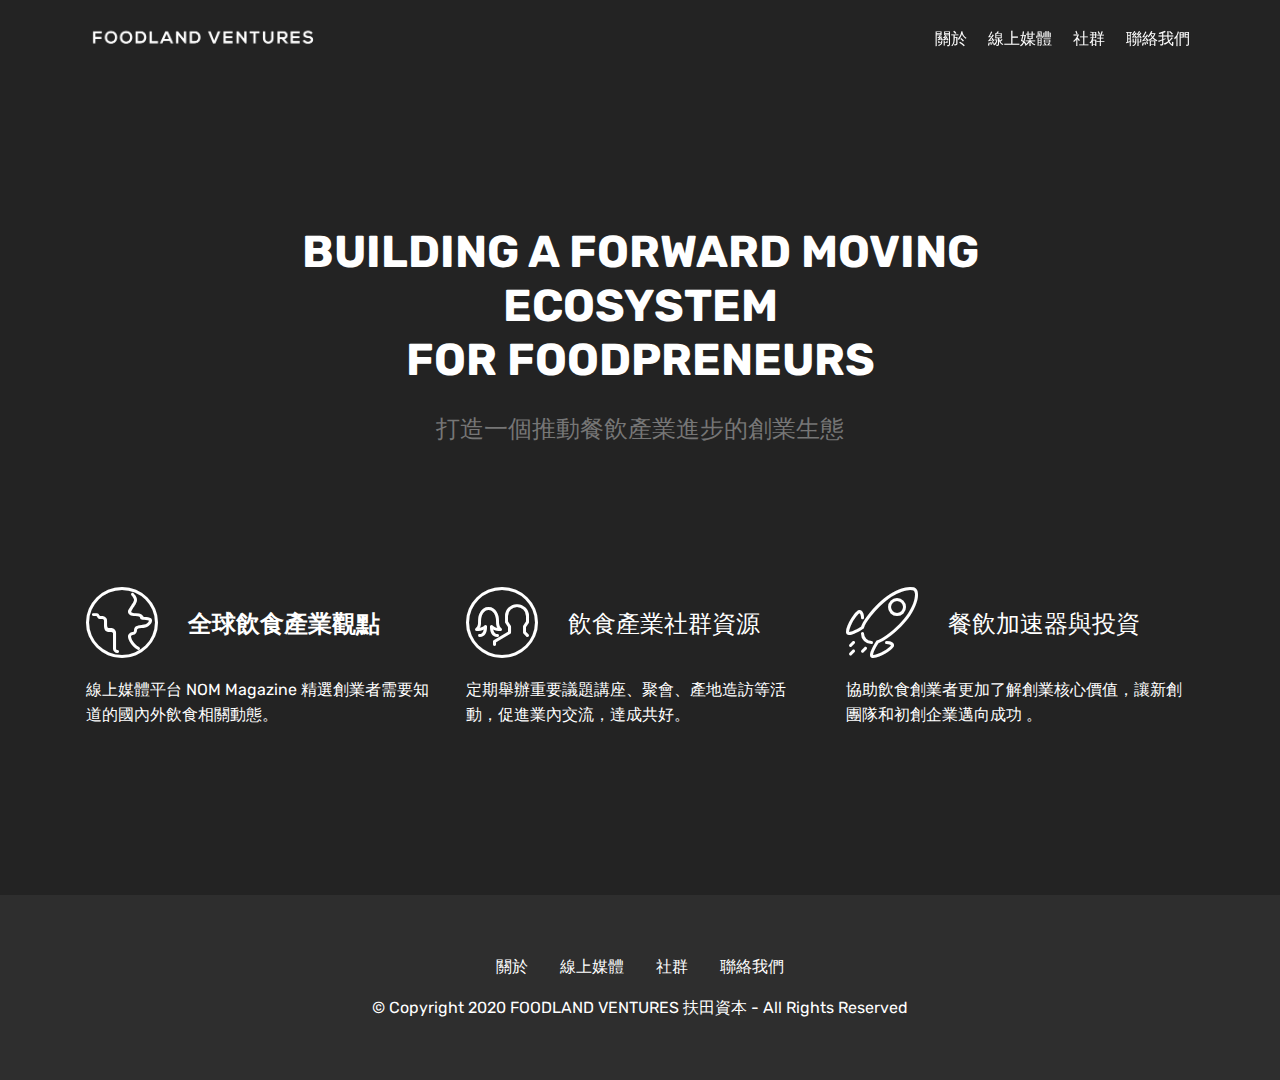
<file: index.html>
<!DOCTYPE html>
<html  >
<head>
  <!-- Site made with Mobirise Website Builder v4.11.2, https://mobirise.com -->
  <meta charset="UTF-8">
  <meta http-equiv="X-UA-Compatible" content="IE=edge">
  <meta name="generator" content="Mobirise v4.11.2, mobirise.com">
  <meta name="viewport" content="width=device-width, initial-scale=1, minimum-scale=1">
  <link rel="shortcut icon" href="assets/images/fv-128x128-2.png" type="image/x-icon">
  <meta name="description" content="">
  
  <title>FOODLAND VENTURES</title>
  <link rel="stylesheet" href="assets/web/assets/mobirise-icons/mobirise-icons.css">
  <link rel="stylesheet" href="assets/bootstrap/css/bootstrap.min.css">
  <link rel="stylesheet" href="assets/bootstrap/css/bootstrap-grid.min.css">
  <link rel="stylesheet" href="assets/bootstrap/css/bootstrap-reboot.min.css">
  <link rel="stylesheet" href="assets/tether/tether.min.css">
  <link rel="stylesheet" href="assets/dropdown/css/style.css">
  <link rel="stylesheet" href="assets/socicon/css/styles.css">
  <link rel="stylesheet" href="assets/theme/css/style.css">
  <link rel="preload" as="style" href="assets/mobirise/css/mbr-additional.css"><link rel="stylesheet" href="assets/mobirise/css/mbr-additional.css" type="text/css">
  
  
  <link rel=”apple-touch-icon” href=”https://nommagazine.com/wp-content/uploads/2019/11/FV.png” />
<link rel=”apple-touch-icon” sizes=”72×72″ href=”https://nommagazine.com/wp-content/uploads/2019/11/FV.png” />
<link rel=”apple-touch-icon” sizes=”114×114″ href=”https://nommagazine.com/wp-content/uploads/2019/11/FV.png” />
</head>
<body>

<!-- Analytics -->
<!-- Global site tag (gtag.js) - Google Analytics -->
<script async src="https://www.googletagmanager.com/gtag/js?id=UA-56820333-5"></script>
<script>
  window.dataLayer = window.dataLayer || [];
  function gtag(){dataLayer.push(arguments);}
  gtag('js', new Date());
  gtag('config', 'UA-56820333-5');
</script>
<!-- /Analytics -->


  <section class="menu cid-qTkzRZLJNu" once="menu" id="menu1-0">

    

    <nav class="navbar navbar-expand beta-menu navbar-dropdown align-items-center navbar-fixed-top navbar-toggleable-sm bg-color transparent">
        <button class="navbar-toggler navbar-toggler-right" type="button" data-toggle="collapse" data-target="#navbarSupportedContent" aria-controls="navbarSupportedContent" aria-expanded="false" aria-label="Toggle navigation">
            <div class="hamburger">
                <span></span>
                <span></span>
                <span></span>
                <span></span>
            </div>
        </button>
        <div class="menu-logo">
            <div class="navbar-brand">
                <span class="navbar-logo">
                    <a href="index.html">
                         <img src="assets/images/foodland-ventures-528x129.png" alt="Mobirise" title="" style="height: 3.8rem;">
                    </a>
                </span>
                
            </div>
        </div>
        <div class="collapse navbar-collapse" id="navbarSupportedContent">
            <ul class="navbar-nav nav-dropdown nav-right" data-app-modern-menu="true"><li class="nav-item">
                    <a class="nav-link link text-white display-4" href="page6.html">關於</a>
                </li><li class="nav-item"><a class="nav-link link text-white display-4" href="Media.html">線上媒體</a></li><li class="nav-item"><a class="nav-link link text-white display-4" href="Community.html">社群</a></li><li class="nav-item"><a class="nav-link link text-white display-4" href="contact.html">聯絡我們</a></li></ul>
            
        </div>
    </nav>
</section>

<section class="engine"><a href="https://mobirise.info/m">free site design templates</a></section><section class="header1 cid-rjCAoYZgnI" id="header16-2m">

    

    

    <div class="container">
        <div class="row justify-content-md-center">
            <div class="col-md-10 align-center">
                
                
                
                
            </div>
        </div>
    </div>

</section>

<section class="header1 cid-rjCA7I8wuW" id="header16-2l">

    

    

    <div class="container">
        <div class="row justify-content-md-center">
            <div class="col-md-10 align-center">
                <h1 class="mbr-section-title mbr-bold pb-3 mbr-fonts-style display-1">BUILDING A FORWARD MOVING ECOSYSTEM <br>FOR FOODPRENEURS</h1>
                
                <p class="mbr-text pb-3 mbr-fonts-style display-5">打造一個推動餐飲產業進步的創業生態</p>
                
            </div>
        </div>
    </div>

</section>

<section class="features10 cid-rjCA28Jzjp" id="features10-2k">

    

    
    <div class="container">
        <div class="row justify-content-center">
            <div class="card p-3 col-12 col-md-6 col-lg-4">
                <div class="media mb-3">
                    <div class="card-img align-self-center">
                        <span class="mbr-iconfont mbri-globe" style="color: rgb(255, 255, 255); fill: rgb(255, 255, 255);"></span>
                    </div>
                    <h4 class="card-title media-body py-3 mbr-fonts-style display-5"><strong>
                        全球飲食產業觀點</strong></h4>
                </div>
                <div class="card-box">
                    <p class="mbr-text mbr-fonts-style display-7">線上媒體平台 NOM Magazine 精選創業者需要知道的國內外飲食相關動態。</p>
                </div>
            </div>

            <div class="card p-3 col-12 col-md-6 col-lg-4">
                <div class="media mb-3">
                    <div class="card-img align-self-center">
                        <span class="mbr-iconfont mbri-users" style="color: rgb(255, 255, 255); fill: rgb(255, 255, 255);"></span>
                    </div>
                    <h4 class="card-title media-body py-3 mbr-fonts-style display-5">飲食產業社群資源</h4>
                </div>
                <div class="card-box">
                    <p class="mbr-text mbr-fonts-style display-7">定期舉辦重要議題講座、聚會、產地造訪等活動，促進業內交流，達成共好。</p>
                </div>
            </div>

            <div class="card p-3 col-12 col-md-6 col-lg-4">
                <div class="media mb-3">
                    <div class="card-img align-self-center">
                        <span class="mbr-iconfont mbri-rocket" style="color: rgb(255, 255, 255); fill: rgb(255, 255, 255);"></span>
                    </div>
                    <h4 class="card-title media-body py-3 mbr-fonts-style display-5">餐飲加速器與投資</h4>
                </div>
                <div class="card-box">
                    <p class="mbr-text mbr-fonts-style display-7">協助飲食創業者更加了解創業核心價值，讓新創團隊和初創企業邁向成功 。<br></p>
                </div>
            </div>

            
        </div>
    </div>
</section>

<section once="" class="cid-rk3PXblq4D" id="footer7-32">

    

    

    <div class="container">
        <div class="media-container-row align-center mbr-white">
            <div class="row row-links">
                <ul class="foot-menu">
                    
                    
                    
                    
                    
                <li class="foot-menu-item mbr-fonts-style display-7"><p><a href="page6.html" class="text-white">關於</a></p></li><li class="foot-menu-item mbr-fonts-style display-7"><a href="Media.html" class="text-white">線上媒體</a></li><li class="foot-menu-item mbr-fonts-style display-7"><a href="Community.html" class="text-white">社群</a></li><li class="foot-menu-item mbr-fonts-style display-7"><a href="contact.html" class="text-white">聯絡我們</a></li></ul>
            </div>
            
            <div class="row row-copirayt">
                <p class="mbr-text mb-0 mbr-fonts-style mbr-white align-center display-7">© Copyright 2020 FOODLAND VENTURES 扶田資本 - All Rights Reserved</p>
            </div>
        </div>
    </div>
</section>


  <script src="assets/web/assets/jquery/jquery.min.js"></script>
  <script src="assets/popper/popper.min.js"></script>
  <script src="assets/bootstrap/js/bootstrap.min.js"></script>
  <script src="assets/tether/tether.min.js"></script>
  <script src="assets/smoothscroll/smooth-scroll.js"></script>
  <script src="assets/dropdown/js/nav-dropdown.js"></script>
  <script src="assets/dropdown/js/navbar-dropdown.js"></script>
  <script src="assets/touchswipe/jquery.touch-swipe.min.js"></script>
  <script src="assets/theme/js/script.js"></script>
  
  
</body>
</html>
</file>
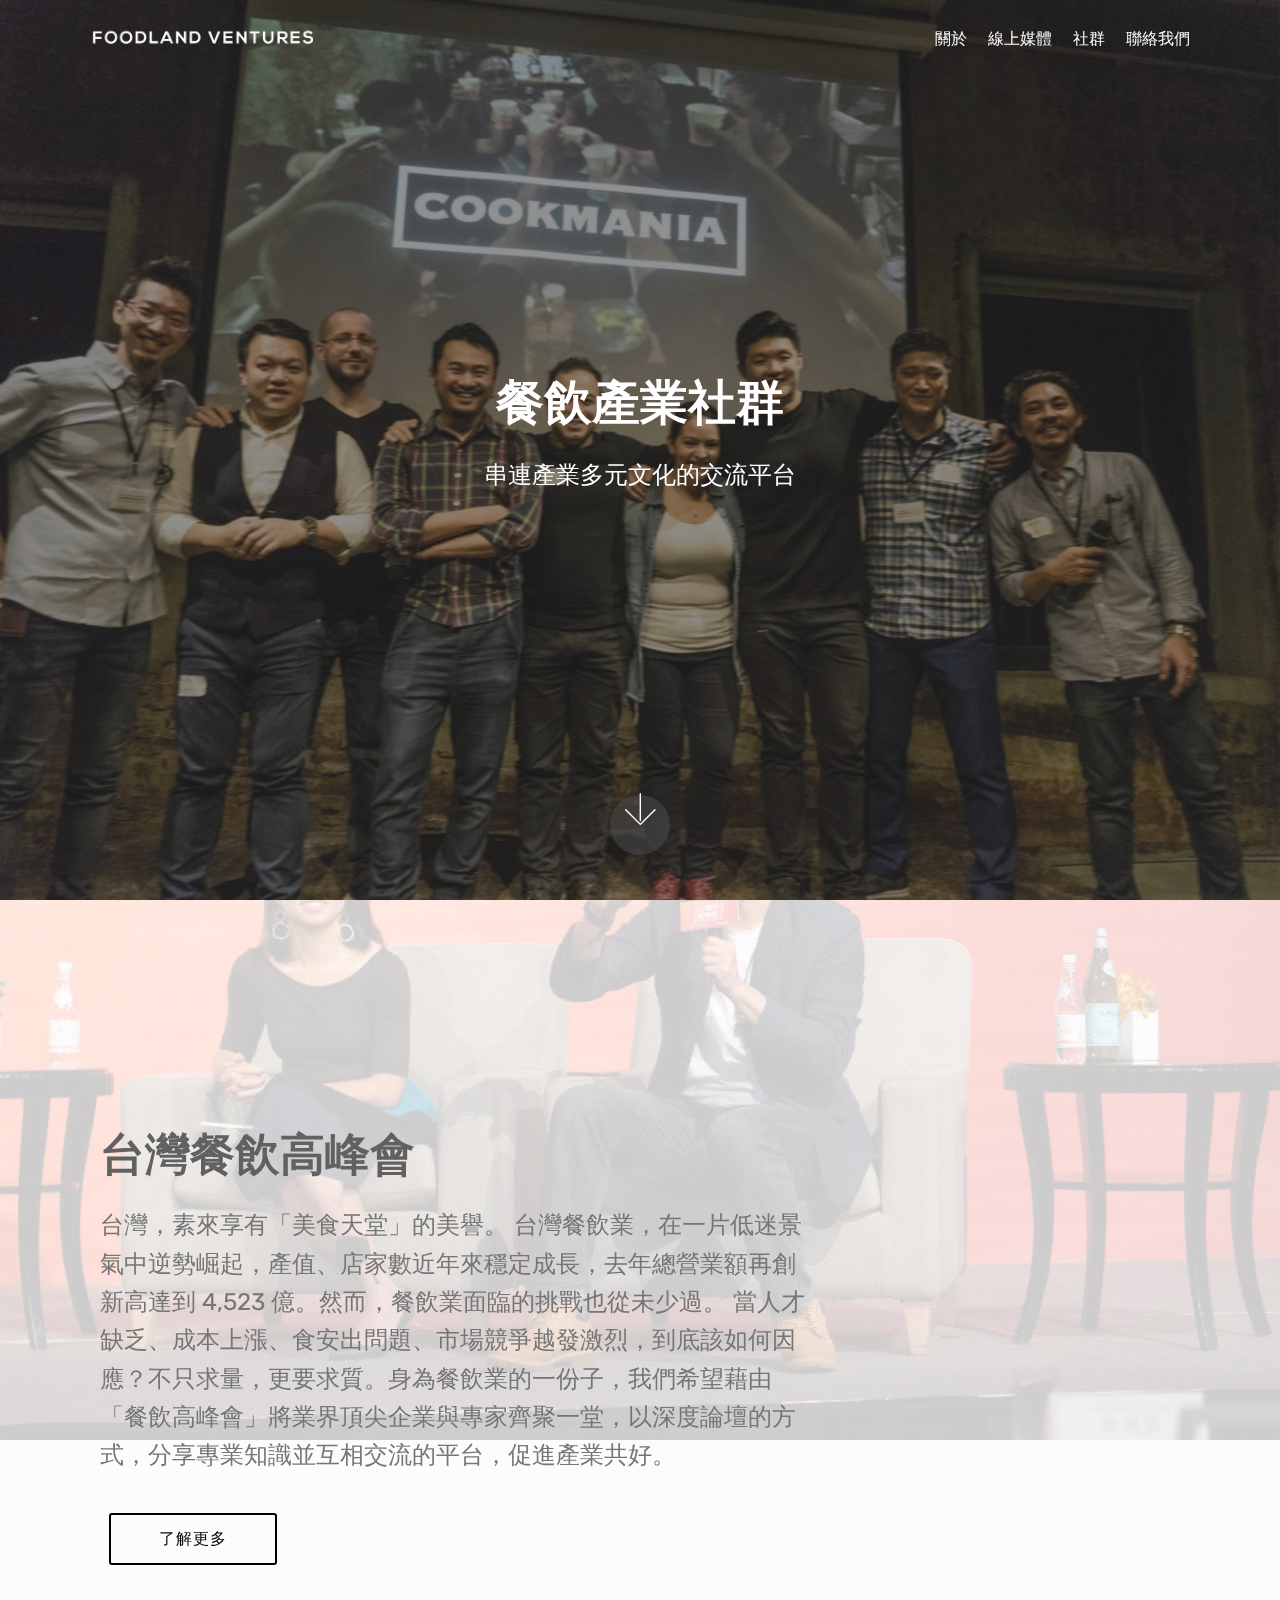
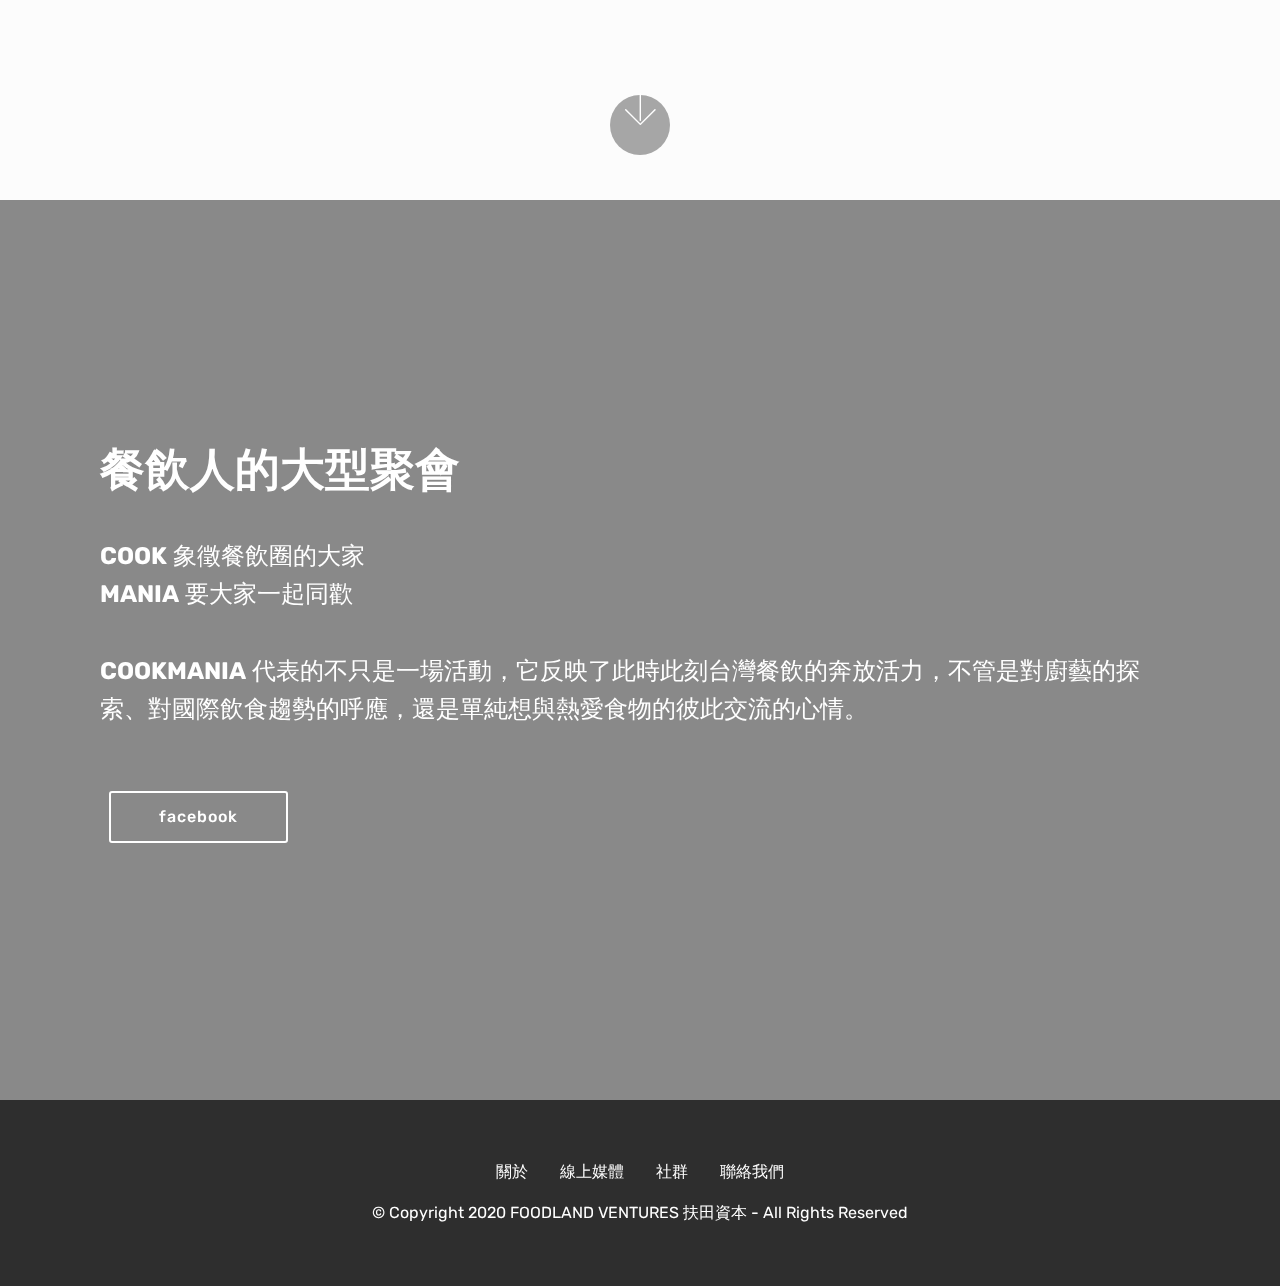
<file: Community.html>
<!DOCTYPE html>
<html  >
<head>
  <!-- Site made with Mobirise Website Builder v4.11.2, https://mobirise.com -->
  <meta charset="UTF-8">
  <meta http-equiv="X-UA-Compatible" content="IE=edge">
  <meta name="generator" content="Mobirise v4.11.2, mobirise.com">
  <meta name="viewport" content="width=device-width, initial-scale=1, minimum-scale=1">
  <link rel="shortcut icon" href="assets/images/fv-128x128-2.png" type="image/x-icon">
  <meta name="description" content="Web Page Maker Description">
  
  <title>Community</title>
  <link rel="stylesheet" href="assets/web/assets/mobirise-icons/mobirise-icons.css">
  <link rel="stylesheet" href="assets/bootstrap/css/bootstrap.min.css">
  <link rel="stylesheet" href="assets/bootstrap/css/bootstrap-grid.min.css">
  <link rel="stylesheet" href="assets/bootstrap/css/bootstrap-reboot.min.css">
  <link rel="stylesheet" href="assets/socicon/css/styles.css">
  <link rel="stylesheet" href="assets/tether/tether.min.css">
  <link rel="stylesheet" href="assets/dropdown/css/style.css">
  <link rel="stylesheet" href="assets/theme/css/style.css">
  <link rel="preload" as="style" href="assets/mobirise/css/mbr-additional.css"><link rel="stylesheet" href="assets/mobirise/css/mbr-additional.css" type="text/css">
  
  
  
</head>
<body>

<!-- Analytics -->
<!-- Global site tag (gtag.js) - Google Analytics -->
<script async src="https://www.googletagmanager.com/gtag/js?id=UA-56820333-5"></script>
<script>
  window.dataLayer = window.dataLayer || [];
  function gtag(){dataLayer.push(arguments);}
  gtag('js', new Date());
  gtag('config', 'UA-56820333-5');
</script>
<!-- /Analytics -->


  <section class="menu cid-qTkzRZLJNu" once="menu" id="menu1-18">

    

    <nav class="navbar navbar-expand beta-menu navbar-dropdown align-items-center navbar-fixed-top navbar-toggleable-sm bg-color transparent">
        <button class="navbar-toggler navbar-toggler-right" type="button" data-toggle="collapse" data-target="#navbarSupportedContent" aria-controls="navbarSupportedContent" aria-expanded="false" aria-label="Toggle navigation">
            <div class="hamburger">
                <span></span>
                <span></span>
                <span></span>
                <span></span>
            </div>
        </button>
        <div class="menu-logo">
            <div class="navbar-brand">
                <span class="navbar-logo">
                    <a href="index.html">
                         <img src="assets/images/foodland-ventures-528x129.png" alt="Mobirise" title="" style="height: 3.8rem;">
                    </a>
                </span>
                
            </div>
        </div>
        <div class="collapse navbar-collapse" id="navbarSupportedContent">
            <ul class="navbar-nav nav-dropdown nav-right" data-app-modern-menu="true"><li class="nav-item">
                    <a class="nav-link link text-white display-4" href="page6.html">關於</a>
                </li><li class="nav-item"><a class="nav-link link text-white display-4" href="Media.html">線上媒體</a></li><li class="nav-item"><a class="nav-link link text-white display-4" href="Community.html">社群</a></li><li class="nav-item"><a class="nav-link link text-white display-4" href="contact.html">聯絡我們</a></li></ul>
            
        </div>
    </nav>
</section>

<section class="engine"><a href="https://mobirise.info/x">css templates</a></section><section class="header6 cid-rk3N7Pczbc mbr-fullscreen mbr-parallax-background" id="header6-31">

    

    <div class="mbr-overlay" style="opacity: 0.5; background-color: rgb(35, 35, 35);">
    </div>

    <div class="container">
        <div class="row justify-content-md-center">
            <div class="mbr-white col-md-10">
                <h1 class="mbr-section-title align-center mbr-bold pb-3 mbr-fonts-style display-2">餐飲產業社群
                </h1>
                <p class="mbr-text align-center pb-3 mbr-fonts-style display-5">串連產業多元文化的交流平台
                </p>
                
            </div>
        </div>
    </div>

    <div class="mbr-arrow hidden-sm-down" aria-hidden="true">
        <a href="#next">
            <i class="mbri-down mbr-iconfont"></i>
        </a>
    </div>
</section>

<section class="header9 cid-rjvppLekqE mbr-fullscreen mbr-parallax-background" id="header9-22">

    

    <div class="mbr-overlay" style="opacity: 0.8; background-color: rgb(255, 255, 255);">
    </div>

    <div class="container">
        <div class="media-container-column mbr-white col-lg-8 col-md-10">
            <h1 class="mbr-section-title align-left mbr-bold pb-3 mbr-fonts-style display-1">台灣餐飲高峰會</h1>
            
            <p class="mbr-text align-left pb-3 mbr-fonts-style display-5">
                台灣，素來享有「美食天堂」的美譽。 台灣餐飲業，在一片低迷景氣中逆勢崛起，產值、店家數近年來穩定成長，去年總營業額再創新高達到 4,523 億。然而，餐飲業面臨的挑戰也從未少過。 當人才缺乏、成本上漲、食安出問題、市場競爭越發激烈，到底該如何因應？不只求量，更要求質。身為餐飲業的一份子，我們希望藉由「餐飲高峰會」將業界頂尖企業與專家齊聚一堂，以深度論壇的方式，分享專業知識並互相交流的平台，促進產業共好。
            </p>
            <div class="mbr-section-btn align-left"><a class="btn btn-md btn-black-outline display-4" href="https://nommagazine.com/fnbinnovationsummit2018/" target="_blank">了解更多</a></div>
        </div>
    </div>

    <div class="mbr-arrow hidden-sm-down" aria-hidden="true">
        <a href="#next">
            <i class="mbri-down mbr-iconfont"></i>
        </a>
    </div>
</section>

<section class="header11 cid-rGQPE11715 mbr-fullscreen" data-bg-video="https://www.youtube.com/watch?v=2rkO9x1Epcs" id="header11-36">

    <!-- Block parameters controls (Blue "Gear" panel) -->
    
    <!-- End block parameters -->

    <div class="mbr-overlay" style="opacity: 0.5; background-color: rgb(35, 35, 35);">
    </div>
    <div class="container align-left">
        <div class="media-container-column mbr-white col-md-12">
            
            <h1 class="mbr-section-title py-3 mbr-fonts-style display-1"><strong>餐飲人的大型聚會</strong></h1>
            <p class="mbr-text py-3 mbr-fonts-style display-5"><strong>COOK</strong> 象徵餐飲圈的大家 <br><strong>MANIA</strong> 要大家一起同歡<br><br><strong>COOKMANIA</strong> 代表的不只是一場活動，它反映了此時此刻台灣餐飲的奔放活力，不管是對廚藝的探索、對國際飲食趨勢的呼應，還是單純想與熱愛食物的彼此交流的心情。<br></p>
            <div class="mbr-section-btn py-4"><a class="btn btn-md btn-white-outline display-4" href="https://www.facebook.com/cookmaniacommunity/">facebook</a></div>
        </div>
    </div>

    
</section>

<section once="" class="cid-rk3Qegsv5C" id="footer7-34">

    

    

    <div class="container">
        <div class="media-container-row align-center mbr-white">
            <div class="row row-links">
                <ul class="foot-menu">
                    
                    
                    
                    
                    
                <li class="foot-menu-item mbr-fonts-style display-7"><p><a href="page6.html" class="text-white">關於</a></p></li><li class="foot-menu-item mbr-fonts-style display-7"><a href="Media.html" class="text-white">線上媒體</a></li><li class="foot-menu-item mbr-fonts-style display-7"><a href="Community.html" class="text-white">社群</a></li><li class="foot-menu-item mbr-fonts-style display-7"><a href="contact.html" class="text-white">聯絡我們</a></li></ul>
            </div>
            
            <div class="row row-copirayt">
                <p class="mbr-text mb-0 mbr-fonts-style mbr-white align-center display-7">© Copyright 2020 FOODLAND VENTURES 扶田資本 - All Rights Reserved</p>
            </div>
        </div>
    </div>
</section>


  <script src="assets/web/assets/jquery/jquery.min.js"></script>
  <script src="assets/popper/popper.min.js"></script>
  <script src="assets/bootstrap/js/bootstrap.min.js"></script>
  <script src="assets/smoothscroll/smooth-scroll.js"></script>
  <script src="assets/tether/tether.min.js"></script>
  <script src="assets/touchswipe/jquery.touch-swipe.min.js"></script>
  <script src="assets/parallax/jarallax.min.js"></script>
  <script src="assets/ytplayer/jquery.mb.ytplayer.min.js"></script>
  <script src="assets/vimeoplayer/jquery.mb.vimeo_player.js"></script>
  <script src="assets/dropdown/js/nav-dropdown.js"></script>
  <script src="assets/dropdown/js/navbar-dropdown.js"></script>
  <script src="assets/theme/js/script.js"></script>
  
  
</body>
</html>
</file>
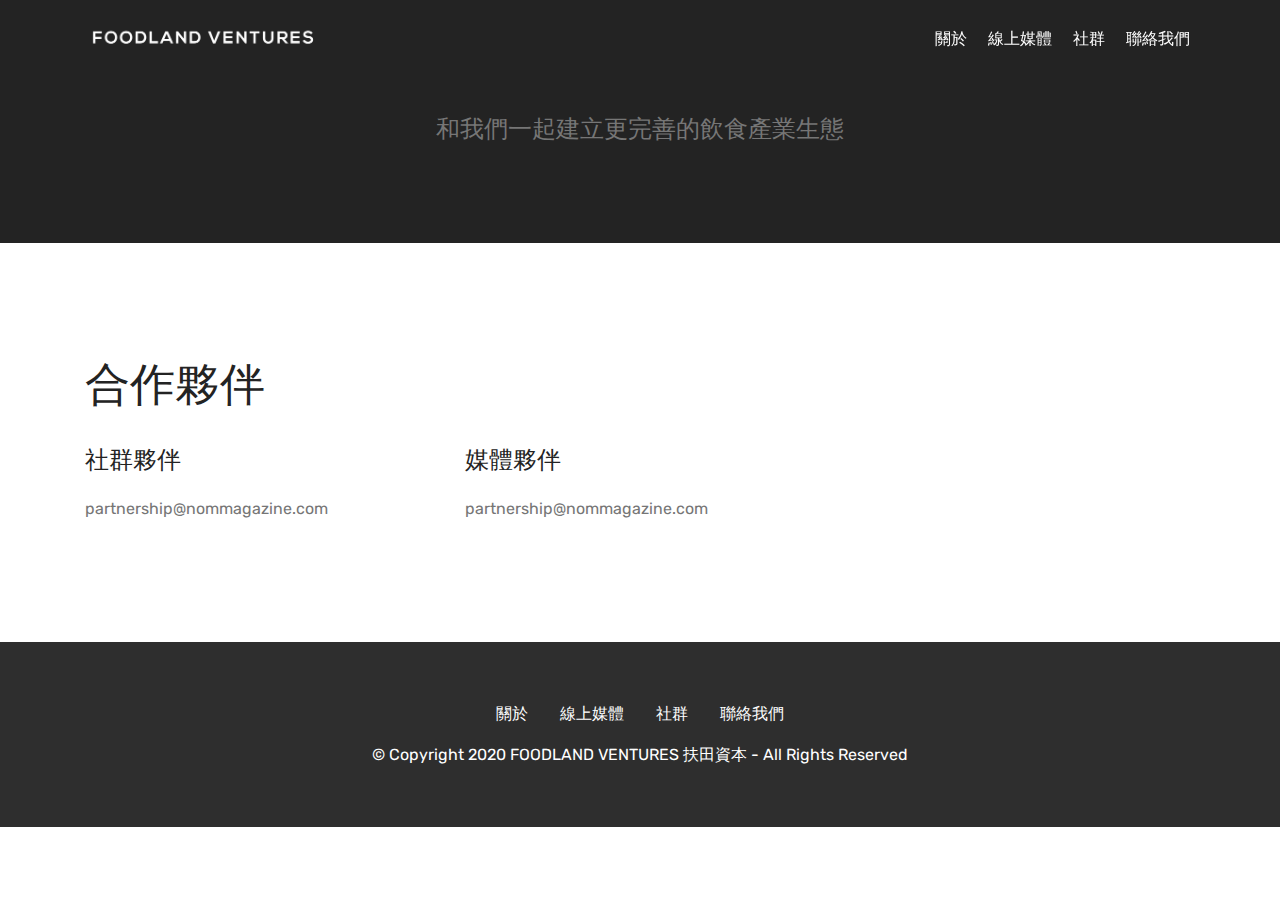
<file: contact.html>
<!DOCTYPE html>
<html  >
<head>
  <!-- Site made with Mobirise Website Builder v4.11.2, https://mobirise.com -->
  <meta charset="UTF-8">
  <meta http-equiv="X-UA-Compatible" content="IE=edge">
  <meta name="generator" content="Mobirise v4.11.2, mobirise.com">
  <meta name="viewport" content="width=device-width, initial-scale=1, minimum-scale=1">
  <link rel="shortcut icon" href="assets/images/fv-128x128-2.png" type="image/x-icon">
  <meta name="description" content="Web Site Builder Description">
  
  <title>Contact</title>
  <link rel="stylesheet" href="assets/web/assets/mobirise-icons/mobirise-icons.css">
  <link rel="stylesheet" href="assets/bootstrap/css/bootstrap.min.css">
  <link rel="stylesheet" href="assets/bootstrap/css/bootstrap-grid.min.css">
  <link rel="stylesheet" href="assets/bootstrap/css/bootstrap-reboot.min.css">
  <link rel="stylesheet" href="assets/tether/tether.min.css">
  <link rel="stylesheet" href="assets/dropdown/css/style.css">
  <link rel="stylesheet" href="assets/socicon/css/styles.css">
  <link rel="stylesheet" href="assets/theme/css/style.css">
  <link rel="preload" as="style" href="assets/mobirise/css/mbr-additional.css"><link rel="stylesheet" href="assets/mobirise/css/mbr-additional.css" type="text/css">
  
  
  
</head>
<body>

<!-- Analytics -->
<!-- Global site tag (gtag.js) - Google Analytics -->
<script async src="https://www.googletagmanager.com/gtag/js?id=UA-56820333-5"></script>
<script>
  window.dataLayer = window.dataLayer || [];
  function gtag(){dataLayer.push(arguments);}
  gtag('js', new Date());
  gtag('config', 'UA-56820333-5');
</script>
<!-- /Analytics -->


  <section class="menu cid-qTkzRZLJNu" once="menu" id="menu1-1s">

    

    <nav class="navbar navbar-expand beta-menu navbar-dropdown align-items-center navbar-fixed-top navbar-toggleable-sm bg-color transparent">
        <button class="navbar-toggler navbar-toggler-right" type="button" data-toggle="collapse" data-target="#navbarSupportedContent" aria-controls="navbarSupportedContent" aria-expanded="false" aria-label="Toggle navigation">
            <div class="hamburger">
                <span></span>
                <span></span>
                <span></span>
                <span></span>
            </div>
        </button>
        <div class="menu-logo">
            <div class="navbar-brand">
                <span class="navbar-logo">
                    <a href="index.html">
                         <img src="assets/images/foodland-ventures-528x129.png" alt="Mobirise" title="" style="height: 3.8rem;">
                    </a>
                </span>
                
            </div>
        </div>
        <div class="collapse navbar-collapse" id="navbarSupportedContent">
            <ul class="navbar-nav nav-dropdown nav-right" data-app-modern-menu="true"><li class="nav-item">
                    <a class="nav-link link text-white display-4" href="page6.html">關於</a>
                </li><li class="nav-item"><a class="nav-link link text-white display-4" href="Media.html">線上媒體</a></li><li class="nav-item"><a class="nav-link link text-white display-4" href="Community.html">社群</a></li><li class="nav-item"><a class="nav-link link text-white display-4" href="contact.html">聯絡我們</a></li></ul>
            
        </div>
    </nav>
</section>

<section class="engine"><a href="https://mobirise.info/v">html templates</a></section><section class="mbr-section content4 cid-rjve58cUaS" id="content4-1u">

    

    <div class="container">
        <div class="media-container-row">
            <div class="title col-12 col-md-8">
                <h2 class="align-center pb-3 mbr-fonts-style display-2"></h2>
                <h3 class="mbr-section-subtitle align-center mbr-light mbr-fonts-style display-5">和我們一起建立更完善的飲食產業生態</h3>
                
            </div>
        </div>
    </div>
</section>

<section class="mbr-section contacts2 cid-rjvgHfNIPj" id="contacts2-1x">
    <!---->
    
    <!---->
    <!--Overlay-->
    
    <!--Container-->
    <div class="container">
        <div class="row">
            <!--Titles-->
            <div class="title col-12">
                <h2 class="align-left mbr-fonts-style display-1">合作夥伴</h2>
                <h3 class="mbr-section-subtitle mbr-light mbr-fonts-style display-5"></h3>
            </div>
            <div class="col-12">
                <div class="row justify-content-center">
                    <div class="col-12 col-md-4">
                        <div class="b b-adress">
                            <h5 class="align-left mbr-fonts-style m-0 display-5">
                                社群夥伴</h5>
                            <p class="mbr-text align-left mbr-fonts-style display-7">partnership@nommagazine.com</p>
                        </div>
                    </div>
                    <div class="col-12 col-md-4">
                        <div class="b b-phone">
                            <h5 class="align-left mbr-fonts-style m-0 display-5">
                                媒體夥伴</h5>
                            <p class="mbr-text align-left mbr-fonts-style display-7">partnership@nommagazine.com</p>
                        </div>
                    </div>
                    <div class="col-12 col-md-4">
                        <div class="b b-mail">
                            <h5 class="align-left mbr-fonts-style m-0 display-5"></h5>
                            <p class="mbr-text align-left mbr-fonts-style display-7"></p>
                        </div>
                    </div>
                </div>
            </div>
        </div>
    </div>
</section>

<section once="" class="cid-rjvFvFZoEB" id="footer7-2d">

    

    

    <div class="container">
        <div class="media-container-row align-center mbr-white">
            <div class="row row-links">
                <ul class="foot-menu">
                    
                    
                    
                    
                    
                <li class="foot-menu-item mbr-fonts-style display-7"><p><a href="page6.html" class="text-white">關於</a></p></li><li class="foot-menu-item mbr-fonts-style display-7"><a href="Media.html" class="text-white">線上媒體</a></li><li class="foot-menu-item mbr-fonts-style display-7"><a href="Community.html" class="text-white">社群</a></li><li class="foot-menu-item mbr-fonts-style display-7"><a href="contact.html" class="text-white">聯絡我們</a></li></ul>
            </div>
            
            <div class="row row-copirayt">
                <p class="mbr-text mb-0 mbr-fonts-style mbr-white align-center display-7">© Copyright 2020 FOODLAND VENTURES 扶田資本 - All Rights Reserved</p>
            </div>
        </div>
    </div>
</section>


  <script src="assets/web/assets/jquery/jquery.min.js"></script>
  <script src="assets/popper/popper.min.js"></script>
  <script src="assets/bootstrap/js/bootstrap.min.js"></script>
  <script src="assets/tether/tether.min.js"></script>
  <script src="assets/smoothscroll/smooth-scroll.js"></script>
  <script src="assets/dropdown/js/nav-dropdown.js"></script>
  <script src="assets/dropdown/js/navbar-dropdown.js"></script>
  <script src="assets/touchswipe/jquery.touch-swipe.min.js"></script>
  <script src="assets/theme/js/script.js"></script>
  
  
</body>
</html>
</file>
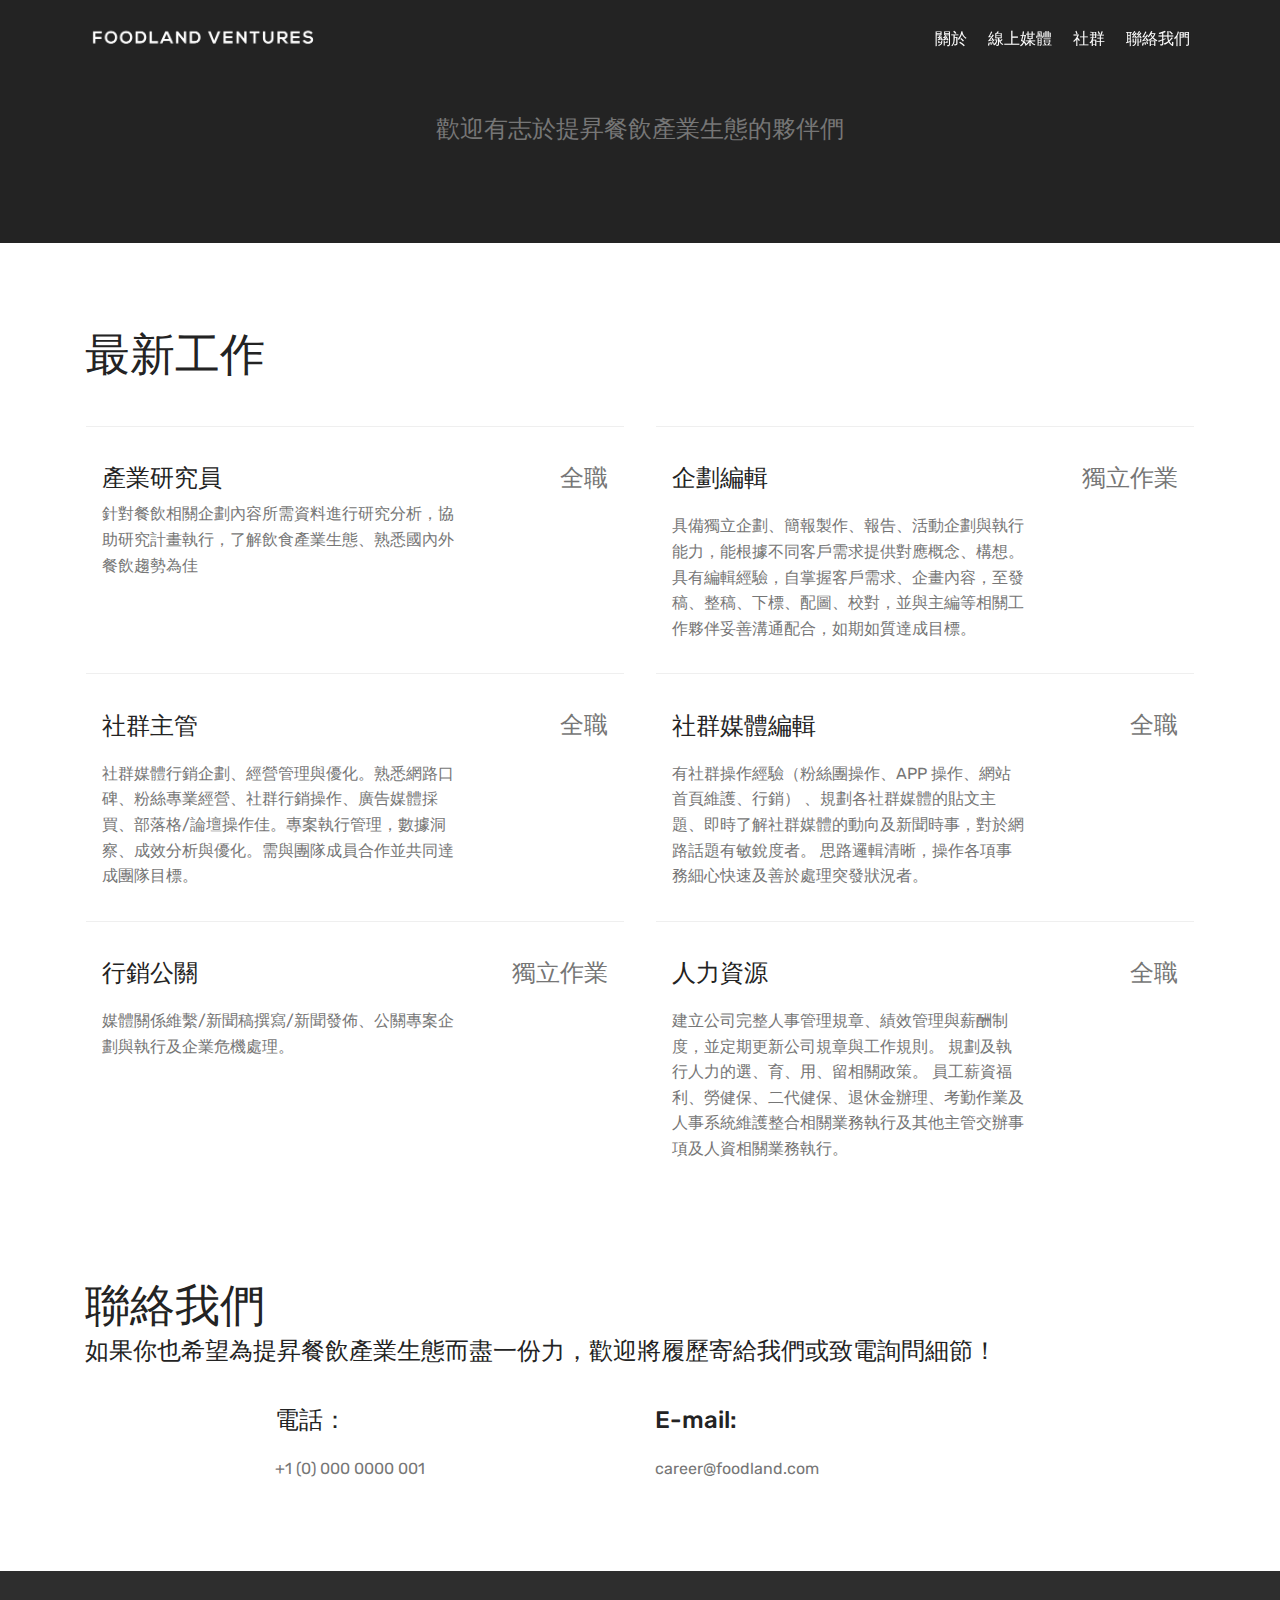
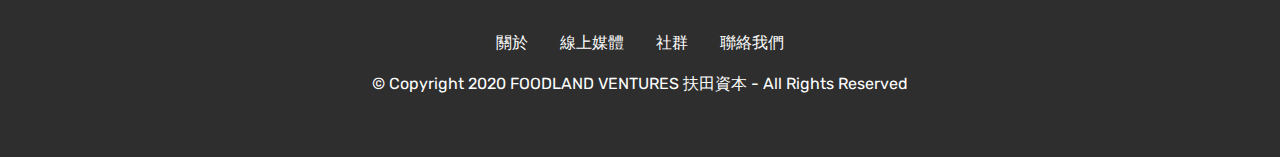
<file: jobs.html>
<!DOCTYPE html>
<html  >
<head>
  <!-- Site made with Mobirise Website Builder v4.11.2, https://mobirise.com -->
  <meta charset="UTF-8">
  <meta http-equiv="X-UA-Compatible" content="IE=edge">
  <meta name="generator" content="Mobirise v4.11.2, mobirise.com">
  <meta name="viewport" content="width=device-width, initial-scale=1, minimum-scale=1">
  <link rel="shortcut icon" href="assets/images/fv-128x128-2.png" type="image/x-icon">
  <meta name="description" content="Web Site Builder Description">
  
  <title>Career</title>
  <link rel="stylesheet" href="assets/web/assets/mobirise-icons/mobirise-icons.css">
  <link rel="stylesheet" href="assets/bootstrap/css/bootstrap.min.css">
  <link rel="stylesheet" href="assets/bootstrap/css/bootstrap-grid.min.css">
  <link rel="stylesheet" href="assets/bootstrap/css/bootstrap-reboot.min.css">
  <link rel="stylesheet" href="assets/tether/tether.min.css">
  <link rel="stylesheet" href="assets/dropdown/css/style.css">
  <link rel="stylesheet" href="assets/socicon/css/styles.css">
  <link rel="stylesheet" href="assets/theme/css/style.css">
  <link rel="preload" as="style" href="assets/mobirise/css/mbr-additional.css"><link rel="stylesheet" href="assets/mobirise/css/mbr-additional.css" type="text/css">
  
  
  
</head>
<body>

<!-- Analytics -->
<!-- Global site tag (gtag.js) - Google Analytics -->
<script async src="https://www.googletagmanager.com/gtag/js?id=UA-56820333-5"></script>
<script>
  window.dataLayer = window.dataLayer || [];
  function gtag(){dataLayer.push(arguments);}
  gtag('js', new Date());
  gtag('config', 'UA-56820333-5');
</script>
<!-- /Analytics -->


  <section class="menu cid-qTkzRZLJNu" once="menu" id="menu1-1s">

    

    <nav class="navbar navbar-expand beta-menu navbar-dropdown align-items-center navbar-fixed-top navbar-toggleable-sm bg-color transparent">
        <button class="navbar-toggler navbar-toggler-right" type="button" data-toggle="collapse" data-target="#navbarSupportedContent" aria-controls="navbarSupportedContent" aria-expanded="false" aria-label="Toggle navigation">
            <div class="hamburger">
                <span></span>
                <span></span>
                <span></span>
                <span></span>
            </div>
        </button>
        <div class="menu-logo">
            <div class="navbar-brand">
                <span class="navbar-logo">
                    <a href="index.html">
                         <img src="assets/images/foodland-ventures-528x129.png" alt="Mobirise" title="" style="height: 3.8rem;">
                    </a>
                </span>
                
            </div>
        </div>
        <div class="collapse navbar-collapse" id="navbarSupportedContent">
            <ul class="navbar-nav nav-dropdown nav-right" data-app-modern-menu="true"><li class="nav-item">
                    <a class="nav-link link text-white display-4" href="page6.html">關於</a>
                </li><li class="nav-item"><a class="nav-link link text-white display-4" href="Media.html">線上媒體</a></li><li class="nav-item"><a class="nav-link link text-white display-4" href="Community.html">社群</a></li><li class="nav-item"><a class="nav-link link text-white display-4" href="contact.html">聯絡我們</a></li></ul>
            
        </div>
    </nav>
</section>

<section class="engine"><a href="https://mobirise.info/n">simple site templates</a></section><section class="mbr-section content4 cid-rjve58cUaS" id="content4-1u">

    

    <div class="container">
        <div class="media-container-row">
            <div class="title col-12 col-md-8">
                <h2 class="align-center pb-3 mbr-fonts-style display-2"></h2>
                <h3 class="mbr-section-subtitle align-center mbr-light mbr-fonts-style display-5">歡迎有志於提昇餐飲產業生態的夥伴們</h3>
                
            </div>
        </div>
    </div>
</section>

<section class="services3 cid-rjvdRTXH9J" id="services3-1t">
    <!---->
    
    <!---->
    <!--Overlay-->
    
    <!--Container-->
    <div class="container">
        <div class="row">
            <!--Titles-->
            <div class="title pb-5 col-12">
                <h2 class="align-left mbr-fonts-style display-1">最新工作</h2>
                
            </div>
            <!--Card-1-->
            <div class="card px-3 col-12 col-md-6">
                <div class="card-wrapper media-container-row media-container-row">
                    <div class="card-box">
                        <div class="top-line pb-1">
                            <h4 class="card-title mbr-fonts-style display-5">
                                產業研究員</h4>
                            <p class="mbr-text card-title cost mbr-fonts-style m-0 display-5">
                                全職</p>
                        </div>
                        <div class="bottom-line">
                            <p class="mbr-text mbr-fonts-style display-7">針對餐飲相關企劃內容所需資料進行研究分析，協助研究計畫執行，了解飲食產業生態、熟悉國內外餐飲趨勢為佳</p>
                        </div>
                    </div>
                </div>
            </div>
            <!--Card-2-->
            <div class="card px-3 col-12 col-md-6">
                <div class="card-wrapper media-container-row media-container-row">
                    <div class="card-box">
                        <div class="top-line pb-3">
                            <h4 class="card-title mbr-fonts-style display-5">企劃編輯</h4>
                            <p class="mbr-text card-title cost mbr-fonts-style m-0 display-5">獨立作業</p>
                        </div>
                        <div class="bottom-line">
                            <p class="mbr-text mbr-fonts-style display-7">具備獨立企劃、簡報製作、報告、活動企劃與執行能力，能根據不同客戶需求提供對應概念、構想。具有編輯經驗，自掌握客戶需求、企畫內容，至發稿、整稿、下標、配圖、校對，並與主編等相關工作夥伴妥善溝通配合，如期如質達成目標。 <br></p>
                        </div>
                    </div>
                </div>
            </div>
            <!--Card-3-->
            <div class="card px-3 col-12 col-md-6">
                <div class="card-wrapper media-container-row media-container-row">
                    <div class="card-box">
                        <div class="top-line pb-3">
                            <h4 class="card-title mbr-fonts-style display-5">
                                社群主管</h4>
                            <p class="mbr-text card-title cost mbr-fonts-style m-0 display-5">
                                全職</p>
                        </div>
                        <div class="bottom-line">
                            <p class="mbr-text mbr-fonts-style display-7">社群媒體行銷企劃、經營管理與優化。熟悉網路口碑、粉絲專業經營、社群行銷操作、廣告媒體採買、部落格/論壇操作佳。專案執行管理，數據洞察、成效分析與優化。需與團隊成員合作並共同達成團隊目標。 <br></p>
                        </div>
                    </div>
                </div>
            </div>
            <!--Card-4-->
            <div class="card px-3 col-12 col-md-6">
                <div class="card-wrapper media-container-row media-container-row">
                    <div class="card-box">
                        <div class="top-line pb-3">
                            <h4 class="card-title mbr-fonts-style display-5">社群媒體編輯</h4>
                            <p class="mbr-text card-title cost mbr-fonts-style m-0 display-5">全職</p>
                        </div>
                        <div class="bottom-line">
                            <p class="mbr-text mbr-fonts-style display-7">有社群操作經驗（粉絲團操作、APP 操作、網站首頁維護、行銷） 、規劃各社群媒體的貼文主題、即時了解社群媒體的動向及新聞時事，對於網路話題有敏銳度者。 思路邏輯清晰，操作各項事務細心快速及善於處理突發狀況者。</p>
                        </div>
                    </div>
                </div>
            </div>
            <!--Card-5-->
            <div class="card px-3 col-12 col-md-6">
                <div class="card-wrapper media-container-row media-container-row">
                    <div class="card-box">
                        <div class="top-line pb-3">
                            <h4 class="card-title mbr-fonts-style display-5">行銷公關</h4>
                            <p class="mbr-text card-title cost mbr-fonts-style m-0 display-5">
                                獨立作業</p>
                        </div>
                        <div class="bottom-line">
                            <p class="mbr-text mbr-fonts-style display-7">媒體關係維繫/新聞稿撰寫/新聞發佈、公關專案企劃與執行及企業危機處理。</p>
                        </div>
                    </div>
                </div>
            </div>
            <!--Card-6-->
            <div class="card px-3 col-12 col-md-6">
                <div class="card-wrapper media-container-row media-container-row">
                    <div class="card-box">
                        <div class="top-line pb-3">
                            <h4 class="card-title mbr-fonts-style display-5">
                                人力資源</h4>
                            <p class="mbr-text card-title cost mbr-fonts-style m-0 display-5">
                                全職</p>
                        </div>
                        <div class="bottom-line">
                            <p class="mbr-text mbr-fonts-style display-7">建立公司完整人事管理規章、績效管理與薪酬制度，並定期更新公司規章與工作規則。 規劃及執行人力的選、育、用、留相關政策。 員工薪資福利、勞健保、二代健保、退休金辦理、考勤作業及人事系統維護整合相關業務執行及其他主管交辦事項及人資相關業務執行。</p>
                        </div>
                    </div>
                </div>
            </div>
            <!--Card-7-->
            
            <!--Card-8-->
            
            <!--Card-9-->
            
            <!--Card-10-->
            
            <!--Card-11-->
            
            <!--Card-12-->
            
        </div>
    </div>
</section>

<section class="mbr-section contacts2 cid-rjVwMqxDTF" id="contacts2-38">
    <!---->
    
    <!---->
    <!--Overlay-->
    
    <!--Container-->
    <div class="container">
        <div class="row">
            <!--Titles-->
            <div class="title col-12">
                <h2 class="align-left mbr-fonts-style display-1">
                    聯絡我們</h2>
                <h3 class="mbr-section-subtitle mbr-light mbr-fonts-style display-5">如果你也希望為提昇餐飲產業生態而盡一份力，歡迎將履歷寄給我們或致電詢問細節！</h3>
            </div>
            <div class="col-12">
                <div class="row justify-content-center">
                    
                    <div class="col-12 col-md-4">
                        <div class="b b-phone">
                            <h5 class="align-left mbr-fonts-style m-0 display-5">電話：</h5>
                            <p class="mbr-text align-left mbr-fonts-style display-7">
                                +1 (0) 000 0000 001
                            </p>
                        </div>
                    </div>
                    <div class="col-12 col-md-4">
                        <div class="b b-mail">
                            <h5 class="align-left mbr-fonts-style m-0 display-5">
                                E-mail:
                            </h5>
                            <p class="mbr-text align-left mbr-fonts-style display-7">
                                career@foodland.com</p>
                        </div>
                    </div>
                </div>
            </div>
        </div>
    </div>
</section>

<section once="" class="cid-rjvKvzr1vy" id="footer7-2h">

    

    

    <div class="container">
        <div class="media-container-row align-center mbr-white">
            <div class="row row-links">
                <ul class="foot-menu">
                    
                    
                    
                    
                    
                <li class="foot-menu-item mbr-fonts-style display-7"><p><a href="page6.html" class="text-white">關於</a></p></li><li class="foot-menu-item mbr-fonts-style display-7"><a href="Media.html" class="text-white">線上媒體</a></li><li class="foot-menu-item mbr-fonts-style display-7"><a href="Community.html" class="text-white">社群</a></li><li class="foot-menu-item mbr-fonts-style display-7"><a href="contact.html" class="text-white">聯絡我們</a></li></ul>
            </div>
            
            <div class="row row-copirayt">
                <p class="mbr-text mb-0 mbr-fonts-style mbr-white align-center display-7">© Copyright 2020 FOODLAND VENTURES 扶田資本 - All Rights Reserved</p>
            </div>
        </div>
    </div>
</section>


  <script src="assets/web/assets/jquery/jquery.min.js"></script>
  <script src="assets/popper/popper.min.js"></script>
  <script src="assets/bootstrap/js/bootstrap.min.js"></script>
  <script src="assets/tether/tether.min.js"></script>
  <script src="assets/smoothscroll/smooth-scroll.js"></script>
  <script src="assets/dropdown/js/nav-dropdown.js"></script>
  <script src="assets/dropdown/js/navbar-dropdown.js"></script>
  <script src="assets/touchswipe/jquery.touch-swipe.min.js"></script>
  <script src="assets/theme/js/script.js"></script>
  
  
</body>
</html>
</file>
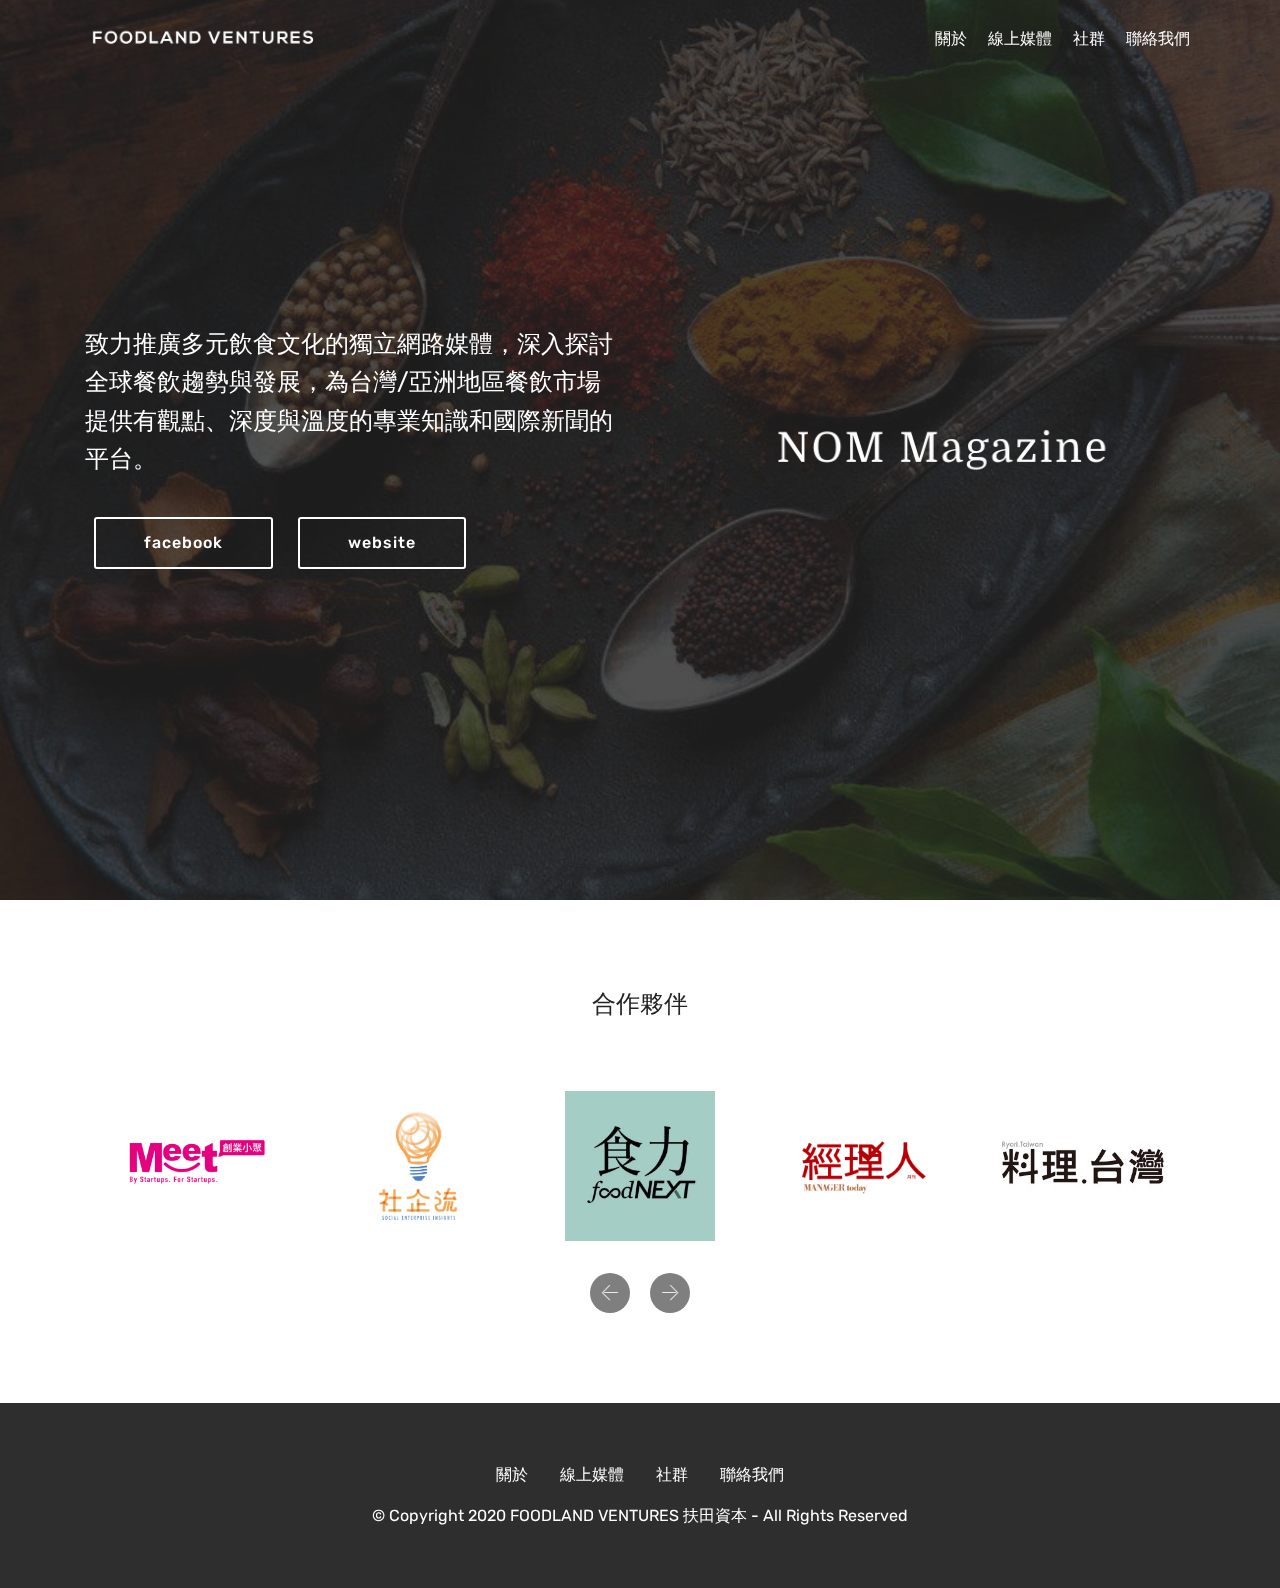
<file: Media.html>
<!DOCTYPE html>
<html  >
<head>
  <!-- Site made with Mobirise Website Builder v4.11.2, https://mobirise.com -->
  <meta charset="UTF-8">
  <meta http-equiv="X-UA-Compatible" content="IE=edge">
  <meta name="generator" content="Mobirise v4.11.2, mobirise.com">
  <meta name="viewport" content="width=device-width, initial-scale=1, minimum-scale=1">
  <link rel="shortcut icon" href="assets/images/fv-128x128-2.png" type="image/x-icon">
  <meta name="description" content="">
  
  <title>Media</title>
  <link rel="stylesheet" href="assets/web/assets/mobirise-icons/mobirise-icons.css">
  <link rel="stylesheet" href="assets/bootstrap/css/bootstrap.min.css">
  <link rel="stylesheet" href="assets/bootstrap/css/bootstrap-grid.min.css">
  <link rel="stylesheet" href="assets/bootstrap/css/bootstrap-reboot.min.css">
  <link rel="stylesheet" href="assets/socicon/css/styles.css">
  <link rel="stylesheet" href="assets/tether/tether.min.css">
  <link rel="stylesheet" href="assets/dropdown/css/style.css">
  <link rel="stylesheet" href="assets/theme/css/style.css">
  <link rel="preload" as="style" href="assets/mobirise/css/mbr-additional.css"><link rel="stylesheet" href="assets/mobirise/css/mbr-additional.css" type="text/css">
  
  
  
</head>
<body>

<!-- Analytics -->
<!-- Global site tag (gtag.js) - Google Analytics -->
<script async src="https://www.googletagmanager.com/gtag/js?id=UA-56820333-5"></script>
<script>
  window.dataLayer = window.dataLayer || [];
  function gtag(){dataLayer.push(arguments);}
  gtag('js', new Date());
  gtag('config', 'UA-56820333-5');
</script>
<!-- /Analytics -->


  <section class="menu cid-qTkzRZLJNu" once="menu" id="menu1-0">

    

    <nav class="navbar navbar-expand beta-menu navbar-dropdown align-items-center navbar-fixed-top navbar-toggleable-sm bg-color transparent">
        <button class="navbar-toggler navbar-toggler-right" type="button" data-toggle="collapse" data-target="#navbarSupportedContent" aria-controls="navbarSupportedContent" aria-expanded="false" aria-label="Toggle navigation">
            <div class="hamburger">
                <span></span>
                <span></span>
                <span></span>
                <span></span>
            </div>
        </button>
        <div class="menu-logo">
            <div class="navbar-brand">
                <span class="navbar-logo">
                    <a href="index.html">
                         <img src="assets/images/foodland-ventures-528x129.png" alt="Mobirise" title="" style="height: 3.8rem;">
                    </a>
                </span>
                
            </div>
        </div>
        <div class="collapse navbar-collapse" id="navbarSupportedContent">
            <ul class="navbar-nav nav-dropdown nav-right" data-app-modern-menu="true"><li class="nav-item">
                    <a class="nav-link link text-white display-4" href="page6.html">關於</a>
                </li><li class="nav-item"><a class="nav-link link text-white display-4" href="Media.html">線上媒體</a></li><li class="nav-item"><a class="nav-link link text-white display-4" href="Community.html">社群</a></li><li class="nav-item"><a class="nav-link link text-white display-4" href="contact.html">聯絡我們</a></li></ul>
            
        </div>
    </nav>
</section>

<section class="engine"><a href="https://mobirise.info/k">develop free website</a></section><section class="header3 cid-rGUspqtsmB mbr-fullscreen mbr-parallax-background" id="header3-38">

    

    <div class="mbr-overlay" style="opacity: 0.8; background-color: rgb(35, 35, 35);">
    </div>

    <div class="container">
        <div class="media-container-row">
            <div class="mbr-figure" style="width: 100%;">
                <img src="assets/images/nommagazine-1032x348.png" alt="Mobirise" title="">
            </div>

            <div class="media-content">
                
                
                <div class="mbr-section-text mbr-white pb-3 ">
                    <p class="mbr-text mbr-fonts-style display-5">
                        致力推廣多元飲食文化的獨立網路媒體，深入探討全球餐飲趨勢與發展，為台灣/亞洲地區餐飲市場提供有觀點、深度與溫度的專業知識和國際新聞的平台。
                    </p>
                </div>
                <div class="mbr-section-btn"><a class="btn btn-md btn-white-outline display-4" href="http://facebook.com/nommag">facebook</a>
                    <a class="btn btn-md btn-white-outline display-4" href="http://nommagazine.com">website</a></div>
            </div>
        </div>
    </div>

</section>

<section class="clients cid-rjya6TAMxm" id="clients-2j">
      

    
        <div class="container mb-5">
            <div class="media-container-row">
                <div class="col-12 align-center">
                    <h2 class="mbr-section-title pb-3 mbr-fonts-style display-5">合作夥伴</h2>
                    
                </div>
            </div>
        </div>

    <div class="container">
        <div class="carousel slide" data-ride="carousel" role="listbox">
            <div class="carousel-inner" data-visible="5">
                
                
                
                
                
            <div class="carousel-item ">
                    <div class="media-container-row">
                        <div class="col-md-12">
                            <div class="wrap-img ">
                                <img src="assets/images/logo-240x240.png" class="img-responsive clients-img" alt="" title="">
                            </div>
                        </div>
                    </div>
                </div><div class="carousel-item ">
                    <div class="media-container-row">
                        <div class="col-md-12">
                            <div class="wrap-img ">
                                <img src="assets/images/logorgb-03-3167x3167.jpg" class="img-responsive clients-img" alt="" title="">
                            </div>
                        </div>
                    </div>
                </div><div class="carousel-item ">
                    <div class="media-container-row">
                        <div class="col-md-12">
                            <div class="wrap-img ">
                                <img src="assets/images/11899933-779305758863623-7532597010665981557-n-240x240.jpg" class="img-responsive clients-img" alt="" title="">
                            </div>
                        </div>
                    </div>
                </div><div class="carousel-item ">
                    <div class="media-container-row">
                        <div class="col-md-12">
                            <div class="wrap-img ">
                                <img src="assets/images/managertoday-b-tcm33-50565-404x404.png" class="img-responsive clients-img" alt="" title="">
                            </div>
                        </div>
                    </div>
                </div><div class="carousel-item ">
                    <div class="media-container-row">
                        <div class="col-md-12">
                            <div class="wrap-img ">
                                <img src="assets/images/artboard-264x240.png" class="img-responsive clients-img" alt="" title="">
                            </div>
                        </div>
                    </div>
                </div></div>
            <div class="carousel-controls">
                <a data-app-prevent-settings="" class="carousel-control carousel-control-prev" role="button" data-slide="prev">
                    <span aria-hidden="true" class="mbri-left mbr-iconfont"></span>
                    <span class="sr-only">Previous</span>
                </a>
                <a data-app-prevent-settings="" class="carousel-control carousel-control-next" role="button" data-slide="next">
                    <span aria-hidden="true" class="mbri-right mbr-iconfont"></span>
                    <span class="sr-only">Next</span>
                </a>
            </div>
        </div>
    </div>
</section>

<section once="" class="cid-rk3Q6RnbQo" id="footer7-33">

    

    

    <div class="container">
        <div class="media-container-row align-center mbr-white">
            <div class="row row-links">
                <ul class="foot-menu">
                    
                    
                    
                    
                    
                <li class="foot-menu-item mbr-fonts-style display-7"><p><a href="page6.html" class="text-white">關於</a></p></li><li class="foot-menu-item mbr-fonts-style display-7"><a href="Media.html" class="text-white">線上媒體</a></li><li class="foot-menu-item mbr-fonts-style display-7"><a href="Community.html" class="text-white">社群</a></li><li class="foot-menu-item mbr-fonts-style display-7"><a href="contact.html" class="text-white">聯絡我們</a></li></ul>
            </div>
            
            <div class="row row-copirayt">
                <p class="mbr-text mb-0 mbr-fonts-style mbr-white align-center display-7">© Copyright 2020 FOODLAND VENTURES 扶田資本 - All Rights Reserved</p>
            </div>
        </div>
    </div>
</section>


  <script src="assets/web/assets/jquery/jquery.min.js"></script>
  <script src="assets/popper/popper.min.js"></script>
  <script src="assets/bootstrap/js/bootstrap.min.js"></script>
  <script src="assets/smoothscroll/smooth-scroll.js"></script>
  <script src="assets/tether/tether.min.js"></script>
  <script src="assets/touchswipe/jquery.touch-swipe.min.js"></script>
  <script src="assets/parallax/jarallax.min.js"></script>
  <script src="assets/bootstrapcarouselswipe/bootstrap-carousel-swipe.js"></script>
  <script src="assets/mbr-clients-slider/mbr-clients-slider.js"></script>
  <script src="assets/dropdown/js/nav-dropdown.js"></script>
  <script src="assets/dropdown/js/navbar-dropdown.js"></script>
  <script src="assets/theme/js/script.js"></script>
  
  
</body>
</html>
</file>
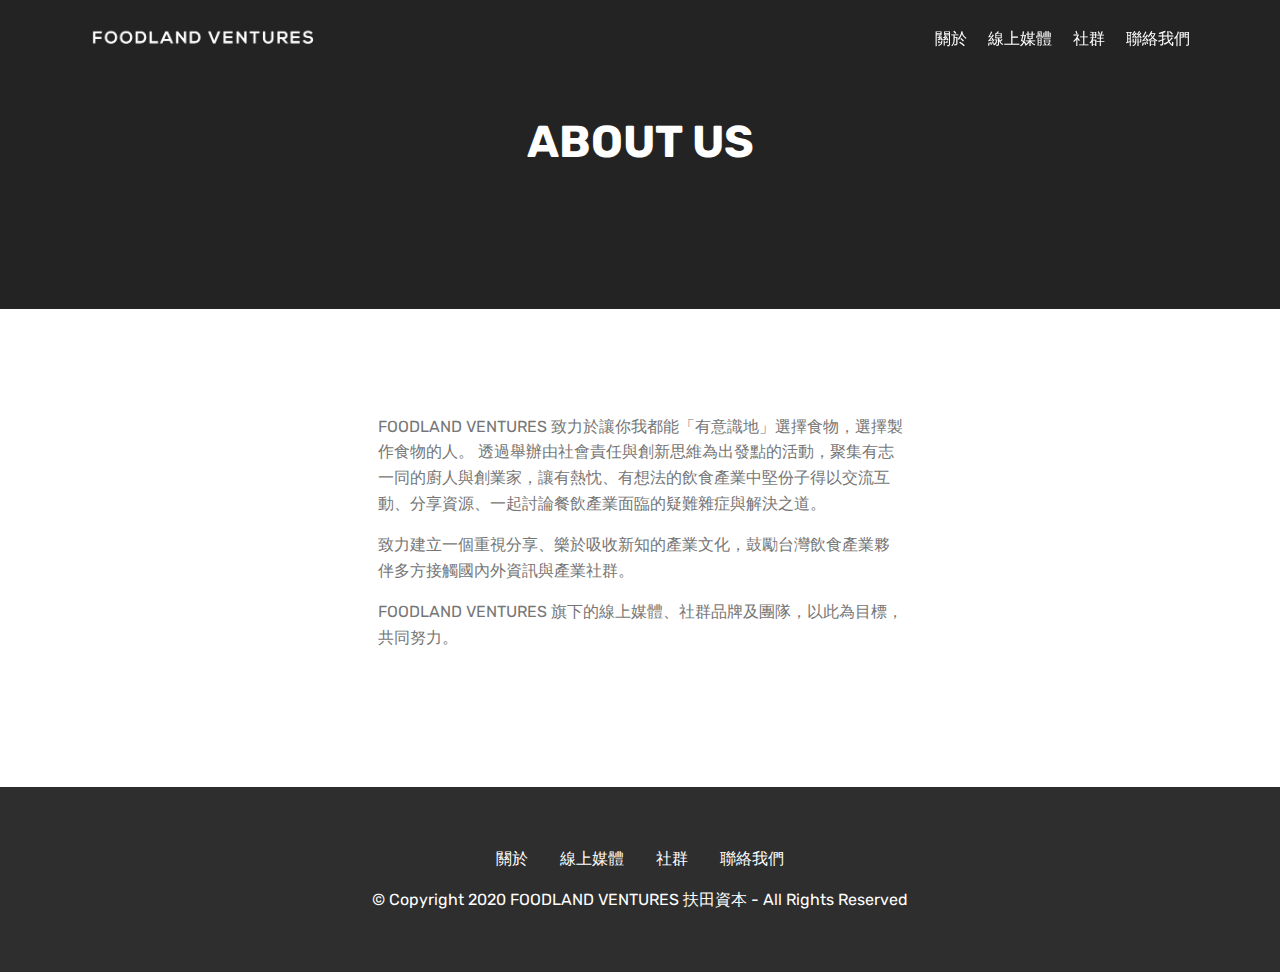
<file: page6.html>
<!DOCTYPE html>
<html  >
<head>
  <!-- Site made with Mobirise Website Builder v4.11.2, https://mobirise.com -->
  <meta charset="UTF-8">
  <meta http-equiv="X-UA-Compatible" content="IE=edge">
  <meta name="generator" content="Mobirise v4.11.2, mobirise.com">
  <meta name="viewport" content="width=device-width, initial-scale=1, minimum-scale=1">
  <link rel="shortcut icon" href="assets/images/fv-128x128-2.png" type="image/x-icon">
  <meta name="description" content="Website Builder Description">
  
  <title>About</title>
  <link rel="stylesheet" href="assets/web/assets/mobirise-icons/mobirise-icons.css">
  <link rel="stylesheet" href="assets/bootstrap/css/bootstrap.min.css">
  <link rel="stylesheet" href="assets/bootstrap/css/bootstrap-grid.min.css">
  <link rel="stylesheet" href="assets/bootstrap/css/bootstrap-reboot.min.css">
  <link rel="stylesheet" href="assets/tether/tether.min.css">
  <link rel="stylesheet" href="assets/dropdown/css/style.css">
  <link rel="stylesheet" href="assets/socicon/css/styles.css">
  <link rel="stylesheet" href="assets/theme/css/style.css">
  <link rel="preload" as="style" href="assets/mobirise/css/mbr-additional.css"><link rel="stylesheet" href="assets/mobirise/css/mbr-additional.css" type="text/css">
  
  
  
</head>
<body>

<!-- Analytics -->
<!-- Global site tag (gtag.js) - Google Analytics -->
<script async src="https://www.googletagmanager.com/gtag/js?id=UA-56820333-5"></script>
<script>
  window.dataLayer = window.dataLayer || [];
  function gtag(){dataLayer.push(arguments);}
  gtag('js', new Date());
  gtag('config', 'UA-56820333-5');
</script>
<!-- /Analytics -->


  <section class="menu cid-qTkzRZLJNu" once="menu" id="menu1-2n">

    

    <nav class="navbar navbar-expand beta-menu navbar-dropdown align-items-center navbar-fixed-top navbar-toggleable-sm bg-color transparent">
        <button class="navbar-toggler navbar-toggler-right" type="button" data-toggle="collapse" data-target="#navbarSupportedContent" aria-controls="navbarSupportedContent" aria-expanded="false" aria-label="Toggle navigation">
            <div class="hamburger">
                <span></span>
                <span></span>
                <span></span>
                <span></span>
            </div>
        </button>
        <div class="menu-logo">
            <div class="navbar-brand">
                <span class="navbar-logo">
                    <a href="index.html">
                         <img src="assets/images/foodland-ventures-528x129.png" alt="Mobirise" title="" style="height: 3.8rem;">
                    </a>
                </span>
                
            </div>
        </div>
        <div class="collapse navbar-collapse" id="navbarSupportedContent">
            <ul class="navbar-nav nav-dropdown nav-right" data-app-modern-menu="true"><li class="nav-item">
                    <a class="nav-link link text-white display-4" href="page6.html">關於</a>
                </li><li class="nav-item"><a class="nav-link link text-white display-4" href="Media.html">線上媒體</a></li><li class="nav-item"><a class="nav-link link text-white display-4" href="Community.html">社群</a></li><li class="nav-item"><a class="nav-link link text-white display-4" href="contact.html">聯絡我們</a></li></ul>
            
        </div>
    </nav>
</section>

<section class="engine"><a href="https://mobirise.info/k">develop free website</a></section><section class="mbr-section content5 cid-rjCBy5eAje" id="content5-2p">

    

    

    <div class="container">
        <div class="media-container-row">
            <div class="title col-12 col-md-8">
                <h2 class="align-center mbr-bold mbr-white pb-3 mbr-fonts-style display-1">ABOUT US</h2>
                
                
                
            </div>
        </div>
    </div>
</section>

<section class="mbr-section article content1 cid-rjCBJHkT2h" id="content1-2s">
    
     

    <div class="container">
        <div class="media-container-row">
            <div class="mbr-text col-12 mbr-fonts-style display-7 col-md-6"><p><span style="font-size: 1rem;">FOODLAND VENTURES 致力於讓你我都能「有意識地」選擇食物，選擇製作食物的人。 透過舉辦由社會責任與創新思維為出發點的活動，聚集有志一同的廚人與創業家，讓有熱忱、有想法的飲食產業中堅份子得以交流互動、分享資源、一起討論餐飲產業面臨的疑難雜症與解決之道。</span></p><p>致力建立一個<span style="font-size: 1rem;">重視分享、樂於吸收新知的產業文化，鼓勵台灣飲食產業夥伴</span><span style="font-size: 1rem;">多方接觸國內外資訊與產業社群</span><span style="font-size: 1rem;">。</span></p><p><span style="font-size: 1rem;">FOODLAND VENTURES 旗下的線上媒體、社群品牌及團隊，以此為目標，共同努力。</span></p></div>
        </div>
    </div>
</section>

<section once="" class="cid-rjvKJUvcPR" id="footer7-2o">

    

    

    <div class="container">
        <div class="media-container-row align-center mbr-white">
            <div class="row row-links">
                <ul class="foot-menu">
                    
                    
                    
                    
                    
                <li class="foot-menu-item mbr-fonts-style display-7"><p><a href="page6.html" class="text-white">關於</a></p></li><li class="foot-menu-item mbr-fonts-style display-7"><a href="Media.html" class="text-white">線上媒體</a></li><li class="foot-menu-item mbr-fonts-style display-7"><a href="Community.html" class="text-white">社群</a></li><li class="foot-menu-item mbr-fonts-style display-7"><a href="contact.html" class="text-white">聯絡我們</a></li></ul>
            </div>
            
            <div class="row row-copirayt">
                <p class="mbr-text mb-0 mbr-fonts-style mbr-white align-center display-7">© Copyright 2020 FOODLAND VENTURES 扶田資本 - All Rights Reserved</p>
            </div>
        </div>
    </div>
</section>


  <script src="assets/web/assets/jquery/jquery.min.js"></script>
  <script src="assets/popper/popper.min.js"></script>
  <script src="assets/bootstrap/js/bootstrap.min.js"></script>
  <script src="assets/tether/tether.min.js"></script>
  <script src="assets/smoothscroll/smooth-scroll.js"></script>
  <script src="assets/dropdown/js/nav-dropdown.js"></script>
  <script src="assets/dropdown/js/navbar-dropdown.js"></script>
  <script src="assets/touchswipe/jquery.touch-swipe.min.js"></script>
  <script src="assets/theme/js/script.js"></script>
  
  
</body>
</html>
</file>
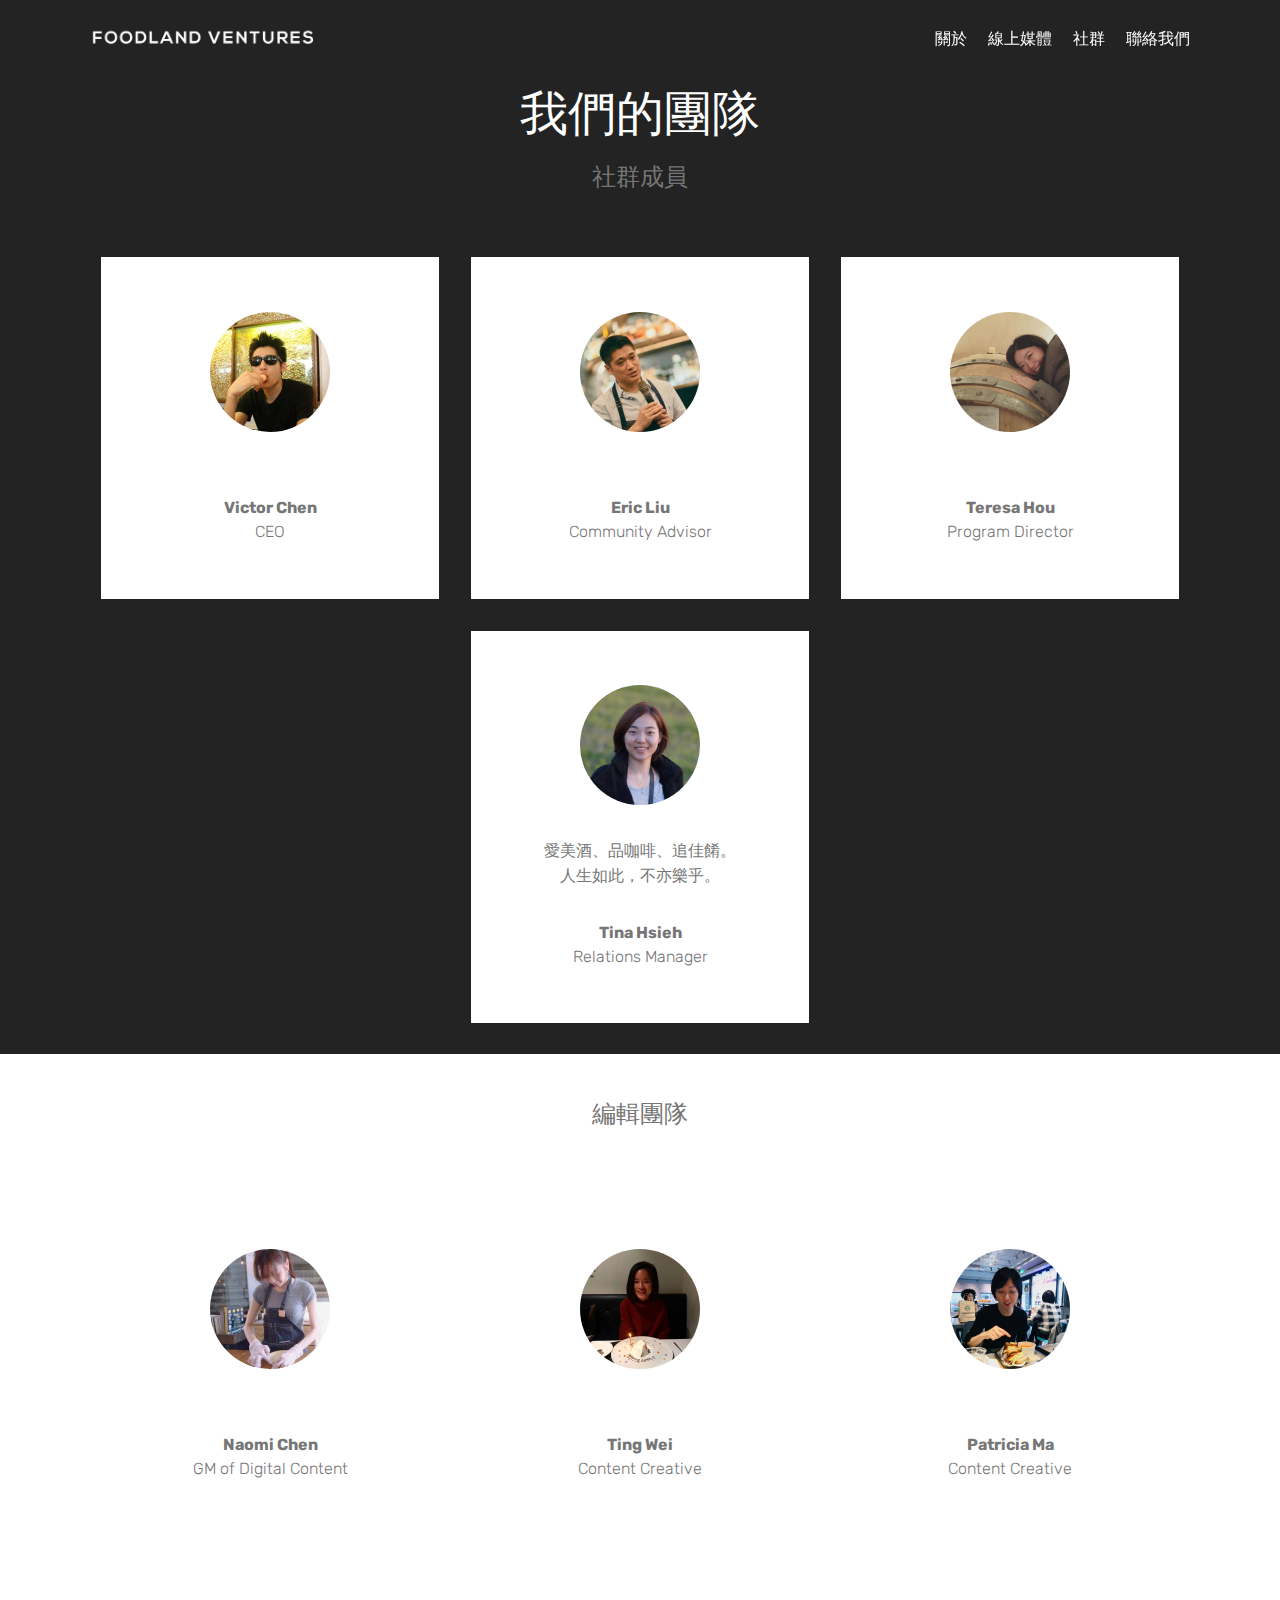
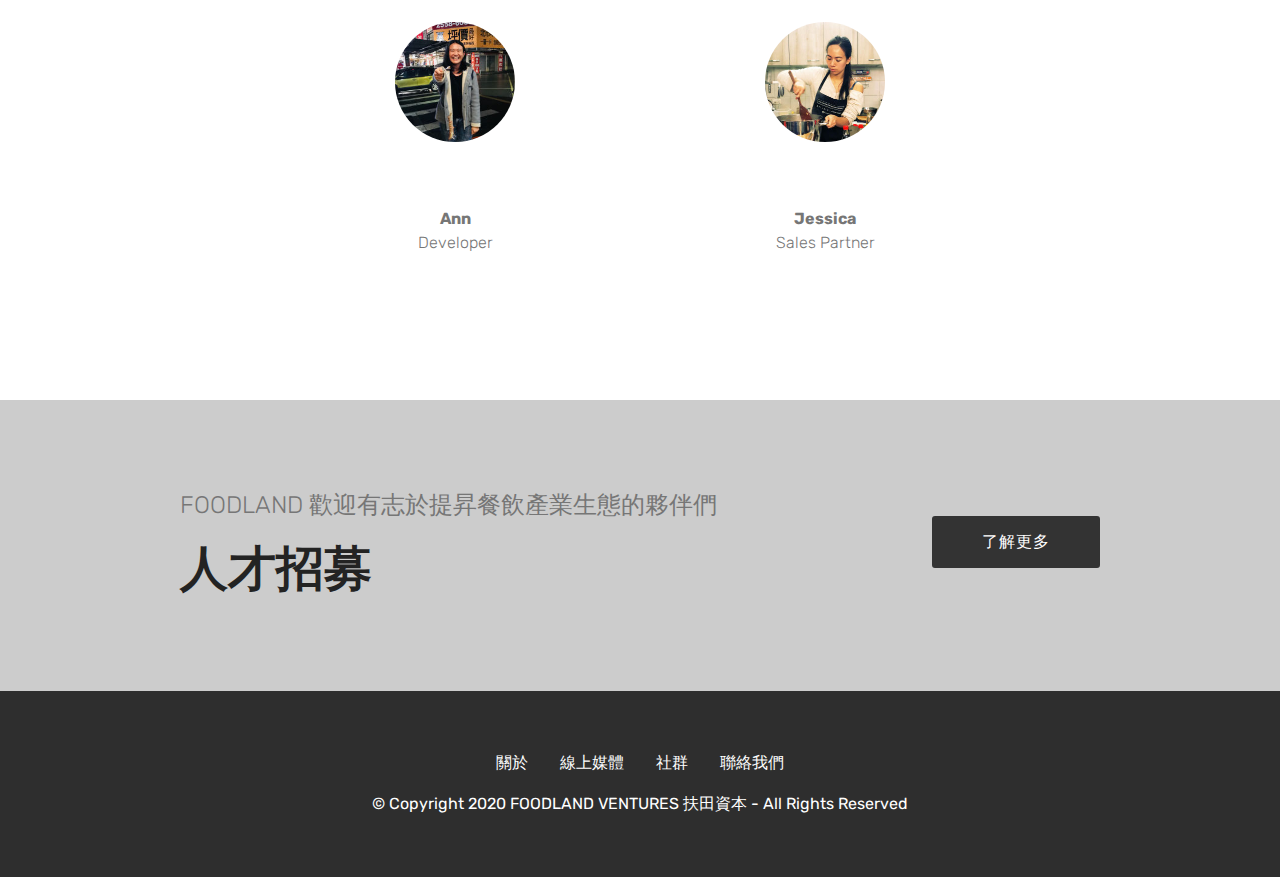
<file: team.html>
<!DOCTYPE html>
<html  >
<head>
  <!-- Site made with Mobirise Website Builder v4.11.2, https://mobirise.com -->
  <meta charset="UTF-8">
  <meta http-equiv="X-UA-Compatible" content="IE=edge">
  <meta name="generator" content="Mobirise v4.11.2, mobirise.com">
  <meta name="viewport" content="width=device-width, initial-scale=1, minimum-scale=1">
  <link rel="shortcut icon" href="assets/images/fv-128x128-2.png" type="image/x-icon">
  <meta name="description" content="Web Site Creator Description">
  
  <title>Team</title>
  <link rel="stylesheet" href="assets/web/assets/mobirise-icons/mobirise-icons.css">
  <link rel="stylesheet" href="assets/bootstrap/css/bootstrap.min.css">
  <link rel="stylesheet" href="assets/bootstrap/css/bootstrap-grid.min.css">
  <link rel="stylesheet" href="assets/bootstrap/css/bootstrap-reboot.min.css">
  <link rel="stylesheet" href="assets/tether/tether.min.css">
  <link rel="stylesheet" href="assets/dropdown/css/style.css">
  <link rel="stylesheet" href="assets/socicon/css/styles.css">
  <link rel="stylesheet" href="assets/theme/css/style.css">
  <link rel="preload" as="style" href="assets/mobirise/css/mbr-additional.css"><link rel="stylesheet" href="assets/mobirise/css/mbr-additional.css" type="text/css">
  
  
  
</head>
<body>

<!-- Analytics -->
<!-- Global site tag (gtag.js) - Google Analytics -->
<script async src="https://www.googletagmanager.com/gtag/js?id=UA-56820333-5"></script>
<script>
  window.dataLayer = window.dataLayer || [];
  function gtag(){dataLayer.push(arguments);}
  gtag('js', new Date());
  gtag('config', 'UA-56820333-5');
</script>
<!-- /Analytics -->


  <section class="menu cid-qTkzRZLJNu" once="menu" id="menu1-1k">

    

    <nav class="navbar navbar-expand beta-menu navbar-dropdown align-items-center navbar-fixed-top navbar-toggleable-sm bg-color transparent">
        <button class="navbar-toggler navbar-toggler-right" type="button" data-toggle="collapse" data-target="#navbarSupportedContent" aria-controls="navbarSupportedContent" aria-expanded="false" aria-label="Toggle navigation">
            <div class="hamburger">
                <span></span>
                <span></span>
                <span></span>
                <span></span>
            </div>
        </button>
        <div class="menu-logo">
            <div class="navbar-brand">
                <span class="navbar-logo">
                    <a href="index.html">
                         <img src="assets/images/foodland-ventures-528x129.png" alt="Mobirise" title="" style="height: 3.8rem;">
                    </a>
                </span>
                
            </div>
        </div>
        <div class="collapse navbar-collapse" id="navbarSupportedContent">
            <ul class="navbar-nav nav-dropdown nav-right" data-app-modern-menu="true"><li class="nav-item">
                    <a class="nav-link link text-white display-4" href="page6.html">關於</a>
                </li><li class="nav-item"><a class="nav-link link text-white display-4" href="Media.html">線上媒體</a></li><li class="nav-item"><a class="nav-link link text-white display-4" href="Community.html">社群</a></li><li class="nav-item"><a class="nav-link link text-white display-4" href="contact.html">聯絡我們</a></li></ul>
            
        </div>
    </nav>
</section>

<section class="engine"><a href="https://mobirise.info/k">develop free website</a></section><section class="testimonials1 cid-rjvxQDC9On" id="testimonials1-29">

    

    
    <div class="container">
        <div class="media-container-row">
            <div class="title col-12 align-center">
                <h2 class="pb-3 mbr-fonts-style display-2">我們的團隊</h2>
                <h3 class="mbr-section-subtitle mbr-light pb-3 mbr-fonts-style display-5">社群成員</h3>
            </div>
        </div>
    </div>

    <div class="container pt-3 mt-2">
        <div class="media-container-row">
            <div class="mbr-testimonial p-3 align-center col-12 col-md-6 col-lg-4">
                <div class="panel-item p-3">
                    <div class="card-block">
                        <div class="testimonial-photo">
                            <img src="assets/images/11666044-10205733183440211-4608747617181360791-n-240x240.jpg" alt="" title="">
                        </div>
                        <p class="mbr-text mbr-fonts-style display-7"></p>
                    </div>
                    <div class="card-footer">
                        <div class="mbr-author-name mbr-bold mbr-fonts-style display-7">
                             Victor Chen</div>
                        <small class="mbr-author-desc mbr-italic mbr-light mbr-fonts-style display-7">
                               CEO</small>
                    </div>
                </div>
            </div>

            <div class="mbr-testimonial p-3 align-center col-12 col-md-6 col-lg-4">
                <div class="panel-item p-3">
                    <div class="card-block">
                        <div class="testimonial-photo">
                            <img src="assets/images/32860198-740942249628478-3393524849652531200-o-240x266.jpg" alt="" title="">
                        </div>
                        <p class="mbr-text mbr-fonts-style display-7"></p>
                    </div>
                    <div class="card-footer">
                        <div class="mbr-author-name mbr-bold mbr-fonts-style display-7">
                             Eric Liu</div>
                        <small class="mbr-author-desc mbr-italic mbr-light mbr-fonts-style display-7">Community Advisor</small>
                    </div>
                </div>
            </div>

            <div class="mbr-testimonial p-3 align-center col-12 col-md-6 col-lg-4">
                <div class="panel-item p-3">
                    <div class="card-block">
                        <div class="testimonial-photo">
                            <img src="assets/images/14876559-10153873400286020-3172061000634302688-o-240x240.jpg" alt="" title="">
                        </div>
                        <p class="mbr-text mbr-fonts-style display-7"></p>
                    </div>
                    <div class="card-footer">
                        <div class="mbr-author-name mbr-bold mbr-fonts-style display-7">
                             Teresa Hou</div>
                        <small class="mbr-author-desc mbr-italic mbr-light mbr-fonts-style display-7">Program Director</small>
                    </div>
                </div>
            </div>

            <div class="mbr-testimonial p-3 align-center col-12 col-md-6 col-lg-4">
                <div class="panel-item p-3">
                    <div class="card-block">
                        <div class="testimonial-photo">
                            <img src="assets/images/tinahsieh-1-240x360.jpg" alt="" title="">
                        </div>
                        <p class="mbr-text mbr-fonts-style display-7">
                           愛美酒、品咖啡、追佳餚。<br>人生如此，不亦樂乎。
                        </p>
                    </div>
                    <div class="card-footer">
                        <div class="mbr-author-name mbr-bold mbr-fonts-style display-7">
                             Tina Hsieh</div>
                        <small class="mbr-author-desc mbr-italic mbr-light mbr-fonts-style display-7">Relations Manager</small>
                    </div>
                </div>
            </div>

            

            
        </div>
    </div>   
</section>

<section class="testimonials1 cid-rjvE0oEJPS" id="testimonials1-2b">

    

    
    <div class="container">
        <div class="media-container-row">
            <div class="title col-12 align-center">
                
                <h3 class="mbr-section-subtitle mbr-light pb-3 mbr-fonts-style display-5">編輯團隊</h3>
            </div>
        </div>
    </div>

    <div class="container pt-3 mt-2">
        <div class="media-container-row">
            <div class="mbr-testimonial p-3 align-center col-12 col-md-6 col-lg-4">
                <div class="panel-item p-3">
                    <div class="card-block">
                        <div class="testimonial-photo">
                            <img src="assets/images/46415909-10218057226608489-220440171424776192-n-240x240.jpg" alt="" title="">
                        </div>
                        <p class="mbr-text mbr-fonts-style display-7"></p>
                    </div>
                    <div class="card-footer">
                        <div class="mbr-author-name mbr-bold mbr-fonts-style display-7">
                             Naomi Chen</div>
                        <small class="mbr-author-desc mbr-italic mbr-light mbr-fonts-style display-7">GM of Digital Content</small>
                    </div>
                </div>
            </div>

            <div class="mbr-testimonial p-3 align-center col-12 col-md-6 col-lg-4">
                <div class="panel-item p-3">
                    <div class="card-block">
                        <div class="testimonial-photo">
                            <img src="assets/images/image-from-ios-240x240.jpg" alt="" title="">
                        </div>
                        <p class="mbr-text mbr-fonts-style display-7"></p>
                    </div>
                    <div class="card-footer">
                        <div class="mbr-author-name mbr-bold mbr-fonts-style display-7">Ting Wei</div>
                        <small class="mbr-author-desc mbr-italic mbr-light mbr-fonts-style display-7">
                               Content Creative</small>
                    </div>
                </div>
            </div>

            <div class="mbr-testimonial p-3 align-center col-12 col-md-6 col-lg-4">
                <div class="panel-item p-3">
                    <div class="card-block">
                        <div class="testimonial-photo">
                            <img src="assets/images/img-5587-240x320.jpg" alt="" title="">
                        </div>
                        <p class="mbr-text mbr-fonts-style display-7"></p>
                    </div>
                    <div class="card-footer">
                        <div class="mbr-author-name mbr-bold mbr-fonts-style display-7">
                             Patricia Ma</div>
                        <small class="mbr-author-desc mbr-italic mbr-light mbr-fonts-style display-7">Content Creative</small>
                    </div>
                </div>
            </div>

            <div class="mbr-testimonial p-3 align-center col-12 col-md-6 col-lg-4">
                <div class="panel-item p-3">
                    <div class="card-block">
                        <div class="testimonial-photo">
                            <img src="assets/images/img-6405-240x320.jpg" alt="" title="">
                        </div>
                        <p class="mbr-text mbr-fonts-style display-7"></p>
                    </div>
                    <div class="card-footer">
                        <div class="mbr-author-name mbr-bold mbr-fonts-style display-7">
                             Ann</div>
                        <small class="mbr-author-desc mbr-italic mbr-light mbr-fonts-style display-7">
                               Developer
                        </small>
                    </div>
                </div>
            </div>

            <div class="mbr-testimonial p-3 align-center col-12 col-md-6 col-lg-4">
                <div class="panel-item p-3">
                    <div class="card-block">
                        <div class="testimonial-photo">
                            <img src="assets/images/51090814-10156768507918445-4606255629282050048-o-240x319.jpg" alt="" title="">
                        </div>
                        <p class="mbr-text mbr-fonts-style display-7"></p>
                    </div>
                    <div class="card-footer">
                        <div class="mbr-author-name mbr-bold mbr-fonts-style display-7">
                             Jessica</div>
                        <small class="mbr-author-desc mbr-italic mbr-light mbr-fonts-style display-7">
                               Sales Partner</small>
                    </div>
                </div>
            </div>

            
        </div>
    </div>   
</section>

<section class="mbr-section info1 cid-rjVrODzsIw" id="info1-36">

    

    
    <div class="container">
        <div class="row justify-content-center content-row">
            <div class="media-container-column title col-12 col-lg-7 col-md-6">
                <h3 class="mbr-section-subtitle align-left mbr-light pb-3 mbr-fonts-style display-5">FOODLAND 歡迎有志於提昇餐飲產業生態的夥伴們
                </h3>
                <h2 class="align-left mbr-bold mbr-fonts-style display-2">
                    人才招募</h2>
            </div>
            <div class="media-container-column col-12 col-lg-3 col-md-4">
                <div class="mbr-section-btn align-right py-4"><a class="btn btn-black display-4" href="jobs.html">了解更多</a></div>
            </div>
        </div>
    </div>
</section>

<section once="" class="cid-rjvItai9hd" id="footer7-2f">

    

    

    <div class="container">
        <div class="media-container-row align-center mbr-white">
            <div class="row row-links">
                <ul class="foot-menu">
                    
                    
                    
                    
                    
                <li class="foot-menu-item mbr-fonts-style display-7"><p><a href="page6.html" class="text-white">關於</a></p></li><li class="foot-menu-item mbr-fonts-style display-7"><a href="Media.html" class="text-white">線上媒體</a></li><li class="foot-menu-item mbr-fonts-style display-7"><a href="Community.html" class="text-white">社群</a></li><li class="foot-menu-item mbr-fonts-style display-7"><a href="contact.html" class="text-white">聯絡我們</a></li></ul>
            </div>
            
            <div class="row row-copirayt">
                <p class="mbr-text mb-0 mbr-fonts-style mbr-white align-center display-7">© Copyright 2020 FOODLAND VENTURES 扶田資本 - All Rights Reserved</p>
            </div>
        </div>
    </div>
</section>


  <script src="assets/web/assets/jquery/jquery.min.js"></script>
  <script src="assets/popper/popper.min.js"></script>
  <script src="assets/bootstrap/js/bootstrap.min.js"></script>
  <script src="assets/tether/tether.min.js"></script>
  <script src="assets/smoothscroll/smooth-scroll.js"></script>
  <script src="assets/dropdown/js/nav-dropdown.js"></script>
  <script src="assets/dropdown/js/navbar-dropdown.js"></script>
  <script src="assets/touchswipe/jquery.touch-swipe.min.js"></script>
  <script src="assets/theme/js/script.js"></script>
  
  
</body>
</html>
</file>
<file: assets/web/assets/mobirise-icons/mobirise-icons.css>
@font-face {
  font-family: 'MobiriseIcons';
  src:  url('mobirise-icons.eot?spat4u');
  src:  url('mobirise-icons.eot?spat4u#iefix') format('embedded-opentype'),
    url('mobirise-icons.ttf?spat4u') format('truetype'),
    url('mobirise-icons.woff?spat4u') format('woff'),
    url('mobirise-icons.svg?spat4u#MobiriseIcons') format('svg');
  font-weight: normal;
  font-style: normal;
  font-display: swap;
}

[class^="mbri-"], [class*=" mbri-"] {
  /* use !important to prevent issues with browser extensions that change fonts */
  font-family: MobiriseIcons !important;
  speak: none;
  font-style: normal;
  font-weight: normal;
  font-variant: normal;
  text-transform: none;
  line-height: 1;

  /* Better Font Rendering =========== */
  -webkit-font-smoothing: antialiased;
  -moz-osx-font-smoothing: grayscale;
}

.mbri-add-submenu:before {
  content: "\e900";
}
.mbri-alert:before {
  content: "\e901";
}
.mbri-align-center:before {
  content: "\e902";
}
.mbri-align-justify:before {
  content: "\e903";
}
.mbri-align-left:before {
  content: "\e904";
}
.mbri-align-right:before {
  content: "\e905";
}
.mbri-android:before {
  content: "\e906";
}
.mbri-apple:before {
  content: "\e907";
}
.mbri-arrow-down:before {
  content: "\e908";
}
.mbri-arrow-next:before {
  content: "\e909";
}
.mbri-arrow-prev:before {
  content: "\e90a";
}
.mbri-arrow-up:before {
  content: "\e90b";
}
.mbri-bold:before {
  content: "\e90c";
}
.mbri-bookmark:before {
  content: "\e90d";
}
.mbri-bootstrap:before {
  content: "\e90e";
}
.mbri-briefcase:before {
  content: "\e90f";
}
.mbri-browse:before {
  content: "\e910";
}
.mbri-bulleted-list:before {
  content: "\e911";
}
.mbri-calendar:before {
  content: "\e912";
}
.mbri-camera:before {
  content: "\e913";
}
.mbri-cart-add:before {
  content: "\e914";
}
.mbri-cart-full:before {
  content: "\e915";
}
.mbri-cash:before {
  content: "\e916";
}
.mbri-change-style:before {
  content: "\e917";
}
.mbri-chat:before {
  content: "\e918";
}
.mbri-clock:before {
  content: "\e919";
}
.mbri-close:before {
  content: "\e91a";
}
.mbri-cloud:before {
  content: "\e91b";
}
.mbri-code:before {
  content: "\e91c";
}
.mbri-contact-form:before {
  content: "\e91d";
}
.mbri-credit-card:before {
  content: "\e91e";
}
.mbri-cursor-click:before {
  content: "\e91f";
}
.mbri-cust-feedback:before {
  content: "\e920";
}
.mbri-database:before {
  content: "\e921";
}
.mbri-delivery:before {
  content: "\e922";
}
.mbri-desktop:before {
  content: "\e923";
}
.mbri-devices:before {
  content: "\e924";
}
.mbri-down:before {
  content: "\e925";
}
.mbri-download:before {
  content: "\e989";
}
.mbri-drag-n-drop:before {
  content: "\e927";
}
.mbri-drag-n-drop2:before {
  content: "\e928";
}
.mbri-edit:before {
  content: "\e929";
}
.mbri-edit2:before {
  content: "\e92a";
}
.mbri-error:before {
  content: "\e92b";
}
.mbri-extension:before {
  content: "\e92c";
}
.mbri-features:before {
  content: "\e92d";
}
.mbri-file:before {
  content: "\e92e";
}
.mbri-flag:before {
  content: "\e92f";
}
.mbri-folder:before {
  content: "\e930";
}
.mbri-gift:before {
  content: "\e931";
}
.mbri-github:before {
  content: "\e932";
}
.mbri-globe:before {
  content: "\e933";
}
.mbri-globe-2:before {
  content: "\e934";
}
.mbri-growing-chart:before {
  content: "\e935";
}
.mbri-hearth:before {
  content: "\e936";
}
.mbri-help:before {
  content: "\e937";
}
.mbri-home:before {
  content: "\e938";
}
.mbri-hot-cup:before {
  content: "\e939";
}
.mbri-idea:before {
  content: "\e93a";
}
.mbri-image-gallery:before {
  content: "\e93b";
}
.mbri-image-slider:before {
  content: "\e93c";
}
.mbri-info:before {
  content: "\e93d";
}
.mbri-italic:before {
  content: "\e93e";
}
.mbri-key:before {
  content: "\e93f";
}
.mbri-laptop:before {
  content: "\e940";
}
.mbri-layers:before {
  content: "\e941";
}
.mbri-left-right:before {
  content: "\e942";
}
.mbri-left:before {
  content: "\e943";
}
.mbri-letter:before {
  content: "\e944";
}
.mbri-like:before {
  content: "\e945";
}
.mbri-link:before {
  content: "\e946";
}
.mbri-lock:before {
  content: "\e947";
}
.mbri-login:before {
  content: "\e948";
}
.mbri-logout:before {
  content: "\e949";
}
.mbri-magic-stick:before {
  content: "\e94a";
}
.mbri-map-pin:before {
  content: "\e94b";
}
.mbri-menu:before {
  content: "\e94c";
}
.mbri-mobile:before {
  content: "\e94d";
}
.mbri-mobile2:before {
  content: "\e94e";
}
.mbri-mobirise:before {
  content: "\e94f";
}
.mbri-more-horizontal:before {
  content: "\e950";
}
.mbri-more-vertical:before {
  content: "\e951";
}
.mbri-music:before {
  content: "\e952";
}
.mbri-new-file:before {
  content: "\e953";
}
.mbri-numbered-list:before {
  content: "\e954";
}
.mbri-opened-folder:before {
  content: "\e955";
}
.mbri-pages:before {
  content: "\e956";
}
.mbri-paper-plane:before {
  content: "\e957";
}
.mbri-paperclip:before {
  content: "\e958";
}
.mbri-photo:before {
  content: "\e959";
}
.mbri-photos:before {
  content: "\e95a";
}
.mbri-pin:before {
  content: "\e95b";
}
.mbri-play:before {
  content: "\e95c";
}
.mbri-plus:before {
  content: "\e95d";
}
.mbri-preview:before {
  content: "\e95e";
}
.mbri-print:before {
  content: "\e95f";
}
.mbri-protect:before {
  content: "\e960";
}
.mbri-question:before {
  content: "\e961";
}
.mbri-quote-left:before {
  content: "\e962";
}
.mbri-quote-right:before {
  content: "\e963";
}
.mbri-refresh:before {
  content: "\e964";
}
.mbri-responsive:before {
  content: "\e965";
}
.mbri-right:before {
  content: "\e966";
}
.mbri-rocket:before {
  content: "\e967";
}
.mbri-sad-face:before {
  content: "\e968";
}
.mbri-sale:before {
  content: "\e969";
}
.mbri-save:before {
  content: "\e96a";
}
.mbri-search:before {
  content: "\e96b";
}
.mbri-setting:before {
  content: "\e96c";
}
.mbri-setting2:before {
  content: "\e96d";
}
.mbri-setting3:before {
  content: "\e96e";
}
.mbri-share:before {
  content: "\e96f";
}
.mbri-shopping-bag:before {
  content: "\e970";
}
.mbri-shopping-basket:before {
  content: "\e971";
}
.mbri-shopping-cart:before {
  content: "\e972";
}
.mbri-sites:before {
  content: "\e973";
}
.mbri-smile-face:before {
  content: "\e974";
}
.mbri-speed:before {
  content: "\e975";
}
.mbri-star:before {
  content: "\e976";
}
.mbri-success:before {
  content: "\e977";
}
.mbri-sun:before {
  content: "\e978";
}
.mbri-sun2:before {
  content: "\e979";
}
.mbri-tablet:before {
  content: "\e97a";
}
.mbri-tablet-vertical:before {
  content: "\e97b";
}
.mbri-target:before {
  content: "\e97c";
}
.mbri-timer:before {
  content: "\e97d";
}
.mbri-to-ftp:before {
  content: "\e97e";
}
.mbri-to-local-drive:before {
  content: "\e97f";
}
.mbri-touch-swipe:before {
  content: "\e980";
}
.mbri-touch:before {
  content: "\e981";
}
.mbri-trash:before {
  content: "\e982";
}
.mbri-underline:before {
  content: "\e983";
}
.mbri-unlink:before {
  content: "\e984";
}
.mbri-unlock:before {
  content: "\e985";
}
.mbri-up-down:before {
  content: "\e986";
}
.mbri-up:before {
  content: "\e987";
}
.mbri-update:before {
  content: "\e988";
}
.mbri-upload:before {
 content: "\e926"; 
}
.mbri-user:before {
  content: "\e98a";
}
.mbri-user2:before {
  content: "\e98b";
}
.mbri-users:before {
  content: "\e98c";
}
.mbri-video:before {
  content: "\e98d";
}
.mbri-video-play:before {
  content: "\e98e";
}
.mbri-watch:before {
  content: "\e98f";
}
.mbri-website-theme:before {
  content: "\e990";
}
.mbri-wifi:before {
  content: "\e991";
}
.mbri-windows:before {
  content: "\e992";
}
.mbri-zoom-out:before {
  content: "\e993";
}
.mbri-redo:before {
  content: "\e994";
}
.mbri-undo:before {
  content: "\e995";
}
</file>
<file: assets/dropdown/css/style.css>
.navbar-dropdown {
  left: 0;
  padding: 0;
  position: absolute;
  right: 0;
  top: 0;
  transition: all 0.45s ease;
  z-index: 1030;
  background: #282828; }
  .navbar-dropdown .navbar-logo {
    margin-right: 0.8rem;
    transition: margin 0.3s ease-in-out;
    vertical-align: middle; }
    .navbar-dropdown .navbar-logo img {
      height: 3.125rem;
      transition: all 0.3s ease-in-out; }
    .navbar-dropdown .navbar-logo.mbr-iconfont {
      font-size: 3.125rem;
      line-height: 3.125rem; }
  .navbar-dropdown .navbar-caption {
    font-weight: 700;
    white-space: normal;
    vertical-align: -4px;
    line-height: 3.125rem !important; }
    .navbar-dropdown .navbar-caption, .navbar-dropdown .navbar-caption:hover {
      color: inherit;
      text-decoration: none; }
  .navbar-dropdown .mbr-iconfont + .navbar-caption {
    vertical-align: -1px; }
  .navbar-dropdown.navbar-fixed-top {
    position: fixed; }
  .navbar-dropdown .navbar-brand span {
    vertical-align: -4px; }
  .navbar-dropdown.bg-color.transparent {
    background: none; }
  .navbar-dropdown.navbar-short .navbar-brand {
    padding: 0.625rem 0; }
    .navbar-dropdown.navbar-short .navbar-brand span {
      vertical-align: -1px; }
  .navbar-dropdown.navbar-short .navbar-caption {
    line-height: 2.375rem !important;
    vertical-align: -2px; }
  .navbar-dropdown.navbar-short .navbar-logo {
    margin-right: 0.5rem; }
    .navbar-dropdown.navbar-short .navbar-logo img {
      height: 2.375rem; }
    .navbar-dropdown.navbar-short .navbar-logo.mbr-iconfont {
      font-size: 2.375rem;
      line-height: 2.375rem; }
  .navbar-dropdown.navbar-short .mbr-table-cell {
    height: 3.625rem; }
  .navbar-dropdown .navbar-close {
    left: 0.6875rem;
    position: fixed;
    top: 0.75rem;
    z-index: 1000; }
  .navbar-dropdown .hamburger-icon {
    content: "";
    display: inline-block;
    vertical-align: middle;
    width: 16px;
    -webkit-box-shadow: 0 -6px 0 1px #282828,0 0 0 1px #282828,0 6px 0 1px #282828;
    -moz-box-shadow: 0 -6px 0 1px #282828,0 0 0 1px #282828,0 6px 0 1px #282828;
    box-shadow: 0 -6px 0 1px #282828,0 0 0 1px #282828,0 6px 0 1px #282828; }

.dropdown-menu .dropdown-toggle[data-toggle="dropdown-submenu"]::after {
  border-bottom: 0.35em solid transparent;
  border-left: 0.35em solid;
  border-right: 0;
  border-top: 0.35em solid transparent;
  margin-left: 0.3rem; }

.dropdown-menu .dropdown-item:focus {
  outline: 0; }

.nav-dropdown {
  font-size: 0.75rem;
  font-weight: 500;
  height: auto !important; }
  .nav-dropdown .nav-btn {
    padding-left: 1rem; }
  .nav-dropdown .link {
    margin: .667em 1.667em;
    font-weight: 500;
    padding: 0;
    transition: color .2s ease-in-out; }
    .nav-dropdown .link.dropdown-toggle {
      margin-right: 2.583em; }
      .nav-dropdown .link.dropdown-toggle::after {
        margin-left: .25rem;
        border-top: 0.35em solid;
        border-right: 0.35em solid transparent;
        border-left: 0.35em solid transparent;
        border-bottom: 0; }
      .nav-dropdown .link.dropdown-toggle[aria-expanded="true"] {
        margin: 0;
        padding: 0.667em 3.263em  0.667em 1.667em; }
  .nav-dropdown .link::after,
  .nav-dropdown .dropdown-item::after {
    color: inherit; }
  .nav-dropdown .btn {
    font-size: 0.75rem;
    font-weight: 700;
    letter-spacing: 0;
    margin-bottom: 0;
    padding-left: 1.25rem;
    padding-right: 1.25rem; }
  .nav-dropdown .dropdown-menu {
    border-radius: 0;
    border: 0;
    left: 0;
    margin: 0;
    padding-bottom: 1.25rem;
    padding-top: 1.25rem;
    position: relative; }
  .nav-dropdown .dropdown-submenu {
    margin-left: 0.125rem;
    top: 0; }
  .nav-dropdown .dropdown-item {
    font-weight: 500;
    line-height: 2;
    padding: 0.3846em 4.615em 0.3846em 1.5385em;
    position: relative;
    transition: color .2s ease-in-out, background-color .2s ease-in-out; }
    .nav-dropdown .dropdown-item::after {
      margin-top: -0.3077em;
      position: absolute;
      right: 1.1538em;
      top: 50%; }
    .nav-dropdown .dropdown-item:focus, .nav-dropdown .dropdown-item:hover {
      background: none; }

@media (max-width: 767px) {
  .nav-dropdown.navbar-toggleable-sm {
    bottom: 0;
    display: none;
    left: 0;
    overflow-x: hidden;
    position: fixed;
    top: 0;
    transform: translateX(-100%);
    -ms-transform: translateX(-100%);
    -webkit-transform: translateX(-100%);
    width: 18.75rem;
    z-index: 999; } }
.nav-dropdown.navbar-toggleable-xl {
  bottom: 0;
  display: none;
  left: 0;
  overflow-x: hidden;
  position: fixed;
  top: 0;
  transform: translateX(-100%);
  -ms-transform: translateX(-100%);
  -webkit-transform: translateX(-100%);
  width: 18.75rem;
  z-index: 999; }

.nav-dropdown-sm {
  display: block !important;
  overflow-x: hidden;
  overflow: auto;
  padding-top: 3.875rem; }
  .nav-dropdown-sm::after {
    content: "";
    display: block;
    height: 3rem;
    width: 100%; }
  .nav-dropdown-sm.collapse.in ~ .navbar-close {
    display: block !important; }
  .nav-dropdown-sm.collapsing, .nav-dropdown-sm.collapse.in {
    transform: translateX(0);
    -ms-transform: translateX(0);
    -webkit-transform: translateX(0);
    transition: all 0.25s ease-out;
    -webkit-transition: all 0.25s ease-out;
    background: #282828; }
  .nav-dropdown-sm.collapsing[aria-expanded="false"] {
    transform: translateX(-100%);
    -ms-transform: translateX(-100%);
    -webkit-transform: translateX(-100%); }
  .nav-dropdown-sm .nav-item {
    display: block;
    margin-left: 0 !important;
    padding-left: 0; }
  .nav-dropdown-sm .link,
  .nav-dropdown-sm .dropdown-item {
    border-top: 1px dotted rgba(255, 255, 255, 0.1);
    font-size: 0.8125rem;
    line-height: 1.6;
    margin: 0 !important;
    padding: 0.875rem 2.4rem 0.875rem 1.5625rem !important;
    position: relative;
    white-space: normal; }
    .nav-dropdown-sm .link:focus, .nav-dropdown-sm .link:hover,
    .nav-dropdown-sm .dropdown-item:focus,
    .nav-dropdown-sm .dropdown-item:hover {
      background: rgba(0, 0, 0, 0.2) !important;
      color: #c0a375; }
  .nav-dropdown-sm .nav-btn {
    position: relative;
    padding: 1.5625rem 1.5625rem 0 1.5625rem; }
    .nav-dropdown-sm .nav-btn::before {
      border-top: 1px dotted rgba(255, 255, 255, 0.1);
      content: "";
      left: 0;
      position: absolute;
      top: 0;
      width: 100%; }
    .nav-dropdown-sm .nav-btn + .nav-btn {
      padding-top: 0.625rem; }
      .nav-dropdown-sm .nav-btn + .nav-btn::before {
        display: none; }
  .nav-dropdown-sm .btn {
    padding: 0.625rem 0; }
  .nav-dropdown-sm .dropdown-toggle[data-toggle="dropdown-submenu"]::after {
    margin-left: .25rem;
    border-top: 0.35em solid;
    border-right: 0.35em solid transparent;
    border-left: 0.35em solid transparent;
    border-bottom: 0; }
  .nav-dropdown-sm .dropdown-toggle[data-toggle="dropdown-submenu"][aria-expanded="true"]::after {
    border-top: 0;
    border-right: 0.35em solid transparent;
    border-left: 0.35em solid transparent;
    border-bottom: 0.35em solid; }
  .nav-dropdown-sm .dropdown-menu {
    margin: 0;
    padding: 0;
    position: relative;
    top: 0;
    left: 0;
    width: 100%;
    border: 0;
    float: none;
    border-radius: 0;
    background: none; }
  .nav-dropdown-sm .dropdown-submenu {
    left: 100%;
    margin-left: 0.125rem;
    margin-top: -1.25rem;
    top: 0; }

.navbar-toggleable-sm .nav-dropdown .dropdown-menu {
  position: absolute; }

.navbar-toggleable-sm .nav-dropdown .dropdown-submenu {
  left: 100%;
  margin-left: 0.125rem;
  margin-top: -1.25rem;
  top: 0; }

.navbar-toggleable-sm.opened .nav-dropdown .dropdown-menu {
  position: relative; }

.navbar-toggleable-sm.opened .nav-dropdown .dropdown-submenu {
  left: 0;
  margin-left: 00rem;
  margin-top: 0rem;
  top: 0; }

.is-builder .nav-dropdown.collapsing {
  transition: none !important; }

/*# sourceMappingURL=style.css.map */
</file>
<file: assets/socicon/css/styles.css>
@charset "UTF-8";

@font-face {
  font-family: "socicon";
  src:url("../fonts/socicon.eot");
  src:url("../fonts/socicon.eot?#iefix") format("embedded-opentype"),
    url("../fonts/socicon.woff") format("woff"),
    url("../fonts/socicon.ttf") format("truetype"),
    url("../fonts/socicon.svg#socicon") format("svg");
  font-weight: normal;
  font-style: normal;
  font-display:swap;
}

[data-icon]:before {
  font-family: "socicon" !important;
  content: attr(data-icon);
  font-style: normal !important;
  font-weight: normal !important;
  font-variant: normal !important;
  text-transform: none !important;
  speak: none;
  line-height: 1;
  -webkit-font-smoothing: antialiased;
  -moz-osx-font-smoothing: grayscale;
}

[class^="socicon-"]:before,
[class*=" socicon-"]:before {
  font-family: "socicon" !important;
  font-style: normal !important;
  font-weight: normal !important;
  font-variant: normal !important;
  text-transform: none !important;
  speak: none;
  line-height: 1;
  -webkit-font-smoothing: antialiased;
  -moz-osx-font-smoothing: grayscale;
}

.socicon-modelmayhem:before {
  content: "\e000";
}
.socicon-mixcloud:before {
  content: "\e001";
}
.socicon-drupal:before {
  content: "\e002";
}
.socicon-swarm:before {
  content: "\e003";
}
.socicon-istock:before {
  content: "\e004";
}
.socicon-yammer:before {
  content: "\e005";
}
.socicon-ello:before {
  content: "\e006";
}
.socicon-stackoverflow:before {
  content: "\e007";
}
.socicon-persona:before {
  content: "\e008";
}
.socicon-triplej:before {
  content: "\e009";
}
.socicon-houzz:before {
  content: "\e00a";
}
.socicon-rss:before {
  content: "\e00b";
}
.socicon-paypal:before {
  content: "\e00c";
}
.socicon-odnoklassniki:before {
  content: "\e00d";
}
.socicon-airbnb:before {
  content: "\e00e";
}
.socicon-periscope:before {
  content: "\e00f";
}
.socicon-outlook:before {
  content: "\e010";
}
.socicon-coderwall:before {
  content: "\e011";
}
.socicon-tripadvisor:before {
  content: "\e012";
}
.socicon-appnet:before {
  content: "\e013";
}
.socicon-goodreads:before {
  content: "\e014";
}
.socicon-tripit:before {
  content: "\e015";
}
.socicon-lanyrd:before {
  content: "\e016";
}
.socicon-slideshare:before {
  content: "\e017";
}
.socicon-buffer:before {
  content: "\e018";
}
.socicon-disqus:before {
  content: "\e019";
}
.socicon-vkontakte:before {
  content: "\e01a";
}
.socicon-whatsapp:before {
  content: "\e01b";
}
.socicon-patreon:before {
  content: "\e01c";
}
.socicon-storehouse:before {
  content: "\e01d";
}
.socicon-pocket:before {
  content: "\e01e";
}
.socicon-mail:before {
  content: "\e01f";
}
.socicon-blogger:before {
  content: "\e020";
}
.socicon-technorati:before {
  content: "\e021";
}
.socicon-reddit:before {
  content: "\e022";
}
.socicon-dribbble:before {
  content: "\e023";
}
.socicon-stumbleupon:before {
  content: "\e024";
}
.socicon-digg:before {
  content: "\e025";
}
.socicon-envato:before {
  content: "\e026";
}
.socicon-behance:before {
  content: "\e027";
}
.socicon-delicious:before {
  content: "\e028";
}
.socicon-deviantart:before {
  content: "\e029";
}
.socicon-forrst:before {
  content: "\e02a";
}
.socicon-play:before {
  content: "\e02b";
}
.socicon-zerply:before {
  content: "\e02c";
}
.socicon-wikipedia:before {
  content: "\e02d";
}
.socicon-apple:before {
  content: "\e02e";
}
.socicon-flattr:before {
  content: "\e02f";
}
.socicon-github:before {
  content: "\e030";
}
.socicon-renren:before {
  content: "\e031";
}
.socicon-friendfeed:before {
  content: "\e032";
}
.socicon-newsvine:before {
  content: "\e033";
}
.socicon-identica:before {
  content: "\e034";
}
.socicon-bebo:before {
  content: "\e035";
}
.socicon-zynga:before {
  content: "\e036";
}
.socicon-steam:before {
  content: "\e037";
}
.socicon-xbox:before {
  content: "\e038";
}
.socicon-windows:before {
  content: "\e039";
}
.socicon-qq:before {
  content: "\e03a";
}
.socicon-douban:before {
  content: "\e03b";
}
.socicon-meetup:before {
  content: "\e03c";
}
.socicon-playstation:before {
  content: "\e03d";
}
.socicon-android:before {
  content: "\e03e";
}
.socicon-snapchat:before {
  content: "\e03f";
}
.socicon-twitter:before {
  content: "\e040";
}
.socicon-facebook:before {
  content: "\e041";
}
.socicon-googleplus:before {
  content: "\e042";
}
.socicon-pinterest:before {
  content: "\e043";
}
.socicon-foursquare:before {
  content: "\e044";
}
.socicon-yahoo:before {
  content: "\e045";
}
.socicon-skype:before {
  content: "\e046";
}
.socicon-yelp:before {
  content: "\e047";
}
.socicon-feedburner:before {
  content: "\e048";
}
.socicon-linkedin:before {
  content: "\e049";
}
.socicon-viadeo:before {
  content: "\e04a";
}
.socicon-xing:before {
  content: "\e04b";
}
.socicon-myspace:before {
  content: "\e04c";
}
.socicon-soundcloud:before {
  content: "\e04d";
}
.socicon-spotify:before {
  content: "\e04e";
}
.socicon-grooveshark:before {
  content: "\e04f";
}
.socicon-lastfm:before {
  content: "\e050";
}
.socicon-youtube:before {
  content: "\e051";
}
.socicon-vimeo:before {
  content: "\e052";
}
.socicon-dailymotion:before {
  content: "\e053";
}
.socicon-vine:before {
  content: "\e054";
}
.socicon-flickr:before {
  content: "\e055";
}
.socicon-500px:before {
  content: "\e056";
}
.socicon-wordpress:before {
  content: "\e058";
}
.socicon-tumblr:before {
  content: "\e059";
}
.socicon-twitch:before {
  content: "\e05a";
}
.socicon-8tracks:before {
  content: "\e05b";
}
.socicon-amazon:before {
  content: "\e05c";
}
.socicon-icq:before {
  content: "\e05d";
}
.socicon-smugmug:before {
  content: "\e05e";
}
.socicon-ravelry:before {
  content: "\e05f";
}
.socicon-weibo:before {
  content: "\e060";
}
.socicon-baidu:before {
  content: "\e061";
}
.socicon-angellist:before {
  content: "\e062";
}
.socicon-ebay:before {
  content: "\e063";
}
.socicon-imdb:before {
  content: "\e064";
}
.socicon-stayfriends:before {
  content: "\e065";
}
.socicon-residentadvisor:before {
  content: "\e066";
}
.socicon-google:before {
  content: "\e067";
}
.socicon-yandex:before {
  content: "\e068";
}
.socicon-sharethis:before {
  content: "\e069";
}
.socicon-bandcamp:before {
  content: "\e06a";
}
.socicon-itunes:before {
  content: "\e06b";
}
.socicon-deezer:before {
  content: "\e06c";
}
.socicon-telegram:before {
  content: "\e06e";
}
.socicon-openid:before {
  content: "\e06f";
}
.socicon-amplement:before {
  content: "\e070";
}
.socicon-viber:before {
  content: "\e071";
}
.socicon-zomato:before {
  content: "\e072";
}
.socicon-draugiem:before {
  content: "\e074";
}
.socicon-endomodo:before {
  content: "\e075";
}
.socicon-filmweb:before {
  content: "\e076";
}
.socicon-stackexchange:before {
  content: "\e077";
}
.socicon-wykop:before {
  content: "\e078";
}
.socicon-teamspeak:before {
  content: "\e079";
}
.socicon-teamviewer:before {
  content: "\e07a";
}
.socicon-ventrilo:before {
  content: "\e07b";
}
.socicon-younow:before {
  content: "\e07c";
}
.socicon-raidcall:before {
  content: "\e07d";
}
.socicon-mumble:before {
  content: "\e07e";
}
.socicon-medium:before {
  content: "\e06d";
}
.socicon-bebee:before {
  content: "\e07f";
}
.socicon-hitbox:before {
  content: "\e080";
}
.socicon-reverbnation:before {
  content: "\e081";
}
.socicon-formulr:before {
  content: "\e082";
}
.socicon-instagram:before {
  content: "\e057";
}
.socicon-battlenet:before {
  content: "\e083";
}
.socicon-chrome:before {
  content: "\e084";
}
.socicon-discord:before {
  content: "\e086";
}
.socicon-issuu:before {
  content: "\e087";
}
.socicon-macos:before {
  content: "\e088";
}
.socicon-firefox:before {
  content: "\e089";
}
.socicon-opera:before {
  content: "\e08d";
}
.socicon-keybase:before {
  content: "\e090";
}
.socicon-alliance:before {
  content: "\e091";
}
.socicon-livejournal:before {
  content: "\e092";
}
.socicon-googlephotos:before {
  content: "\e093";
}
.socicon-horde:before {
  content: "\e094";
}
.socicon-etsy:before {
  content: "\e095";
}
.socicon-zapier:before {
  content: "\e096";
}
.socicon-google-scholar:before {
  content: "\e097";
}
.socicon-researchgate:before {
  content: "\e098";
}
.socicon-wechat:before {
  content: "\e099";
}
.socicon-strava:before {
  content: "\e09a";
}
.socicon-line:before {
  content: "\e09b";
}
.socicon-lyft:before {
  content: "\e09c";
}
.socicon-uber:before {
  content: "\e09d";
}
.socicon-songkick:before {
  content: "\e09e";
}
.socicon-viewbug:before {
  content: "\e09f";
}
.socicon-googlegroups:before {
  content: "\e0a0";
}
.socicon-quora:before {
  content: "\e073";
}
.socicon-diablo:before {
  content: "\e085";
}
.socicon-blizzard:before {
  content: "\e0a1";
}
.socicon-hearthstone:before {
  content: "\e08b";
}
.socicon-heroes:before {
  content: "\e08a";
}
.socicon-overwatch:before {
  content: "\e08c";
}
.socicon-warcraft:before {
  content: "\e08e";
}
.socicon-starcraft:before {
  content: "\e08f";
}
.socicon-beam:before {
  content: "\e0a2";
}
.socicon-curse:before {
  content: "\e0a3";
}
.socicon-player:before {
  content: "\e0a4";
}
.socicon-streamjar:before {
  content: "\e0a5";
}
.socicon-nintendo:before {
  content: "\e0a6";
}
.socicon-hellocoton:before {
  content: "\e0a7";
}
</file>
<file: assets/theme/css/style.css>
/*!
 * Mobirise v4 theme (https://mobirise.com/)
 * Copyright 2017 Mobirise
 */
section {
  background-color: #eeeeee; }

body {
  font-style: normal;
  line-height: 1.5; }

section,
.container,
.container-fluid {
  position: relative;
  word-wrap: break-word; }

a.mbr-iconfont:hover {
  text-decoration: none; }

.article .lead p,
.article .lead ul,
.article .lead ol,
.article .lead pre,
.article .lead blockquote {
  margin-bottom: 0; }

ul,
ol,
pre,
blockquote {
  margin-bottom: 2.3125rem; }

pre {
  background: #f4f4f4;
  padding: 10px 24px;
  white-space: pre-wrap; }

.inactive {
  -webkit-user-select: none;
  -moz-user-select: none;
  -ms-user-select: none;
  user-select: none;
  pointer-events: none;
  -webkit-user-drag: none;
  user-drag: none; }

.mbr-section__comments .row {
  justify-content: center;
  -webkit-justify-content: center; }

a {
  font-style: normal;
  font-weight: 400;
  cursor: pointer; }
  a, a:hover {
    text-decoration: none; }

figure {
  margin-bottom: 0; }

body {
  color: #232323; }

h1,
h2,
h3,
h4,
h5,
h6,
.h1,
.h2,
.h3,
.h4,
.h5,
.h6,
.display-1,
.display-2,
.display-3,
.display-4 {
  line-height: 1;
  word-break: break-word;
  word-wrap: break-word; }

.mbr-section-title {
  font-style: normal;
  line-height: 1.2; }

.mbr-section-subtitle {
  line-height: 1.3; }

.mbr-text {
  font-style: normal;
  line-height: 1.6; }

b,
strong {
  font-weight: bold; }

blockquote {
  padding: 10px 0 10px 20px;
  position: relative;
  border-left: 2px solid;
  border-color: #ff3366; }

input:-webkit-autofill, input:-webkit-autofill:hover, input:-webkit-autofill:focus, input:-webkit-autofill:active {
  transition-delay: 9999s;
  transition-property: background-color, color; }

textarea[type='hidden'] {
  display: none; }

body {
  position: relative; }

section {
  background-position: 50% 50%;
  background-repeat: no-repeat;
  background-size: cover; }
  section .mbr-background-video,
  section .mbr-background-video-preview {
    position: absolute;
    bottom: 0;
    left: 0;
    right: 0;
    top: 0; }

.hidden {
  visibility: hidden; }

.mbr-z-index20 {
  z-index: 20; }

/*! Base colors */
.mbr-white {
  color: #ffffff; }

.mbr-black {
  color: #000000; }

.mbr-bg-white {
  background-color: #ffffff; }

.mbr-bg-black {
  background-color: #000000; }

/*! Text-aligns */
.align-left {
  text-align: left; }

.align-center {
  text-align: center; }

.align-right {
  text-align: right; }

@media (max-width: 767px) {
  .align-left,
  .align-center,
  .align-right,
  .mbr-section-btn,
  .mbr-section-title {
    text-align: center; } }
/*! Font-weight  */
.mbr-light {
  font-weight: 300; }

.mbr-regular {
  font-weight: 400; }

.mbr-semibold {
  font-weight: 500; }

.mbr-bold {
  font-weight: 700; }

/*! Media  */
.media-size-item {
  -webkit-flex: 1 1 auto;
  -moz-flex: 1 1 auto;
  -ms-flex: 1 1 auto;
  -o-flex: 1 1 auto;
  flex: 1 1 auto; }

.media-content {
  -webkit-flex-basis: 100%;
  flex-basis: 100%; }

.media-container-row {
  display: -ms-flexbox;
  display: -webkit-flex;
  display: flex;
  -webkit-flex-direction: row;
  -ms-flex-direction: row;
  flex-direction: row;
  -webkit-flex-wrap: wrap;
  -ms-flex-wrap: wrap;
  flex-wrap: wrap;
  -webkit-justify-content: center;
  -ms-flex-pack: center;
  justify-content: center;
  -webkit-align-content: center;
  -ms-flex-line-pack: center;
  align-content: center;
  -webkit-align-items: start;
  -ms-flex-align: start;
  align-items: start; }
  .media-container-row .media-size-item {
    width: 400px; }

.media-container-column {
  display: -ms-flexbox;
  display: -webkit-flex;
  display: flex;
  -webkit-flex-direction: column;
  -ms-flex-direction: column;
  flex-direction: column;
  -webkit-flex-wrap: wrap;
  -ms-flex-wrap: wrap;
  flex-wrap: wrap;
  -webkit-justify-content: center;
  -ms-flex-pack: center;
  justify-content: center;
  -webkit-align-content: center;
  -ms-flex-line-pack: center;
  align-content: center;
  -webkit-align-items: stretch;
  -ms-flex-align: stretch;
  align-items: stretch; }
  .media-container-column > * {
    width: 100%; }

@media (min-width: 992px) {
  .media-container-row {
    -webkit-flex-wrap: nowrap;
    -ms-flex-wrap: nowrap;
    flex-wrap: nowrap; } }
figure {
  overflow: hidden; }

figure[mbr-media-size] {
  transition: width 0.1s; }

.mbr-figure img,
.mbr-figure iframe {
  display: block;
  width: 100%; }

.card {
  background-color: transparent;
  border: none; }

.card-box {
  width: 100%; }

.card-img {
  text-align: center;
  flex-shrink: 0;
  -webkit-flex-shrink: 0; }

.media {
  max-width: 100%;
  margin: 0 auto; }

.mbr-figure {
  -ms-flex-item-align: center;
  -ms-grid-row-align: center;
  -webkit-align-self: center;
  align-self: center; }

.media-container > div {
  max-width: 100%; }

.mbr-figure img,
.card-img img {
  width: 100%; }

@media (max-width: 991px) {
  .media-size-item {
    width: auto !important; }

  .media {
    width: auto; }

  .mbr-figure {
    width: 100% !important; } }
/*! Buttons */
.btn {
  font-weight: 500;
  border-width: 2px;
  font-style: normal;
  letter-spacing: 1px;
  margin: .4rem .8rem;
  white-space: normal;
  -webkit-transition: all .3s ease-in-out;
  -moz-transition: all .3s ease-in-out;
  transition: all .3s ease-in-out;
  display: inline-flex;
  align-items: center;
  justify-content: center;
  word-break: break-word;
  -webkit-align-items: center;
  -webkit-justify-content: center;
  display: -webkit-inline-flex; }

.btn-sm {
  font-weight: 500;
  letter-spacing: 1px;
  -webkit-transition: all .3s ease-in-out;
  -moz-transition: all .3s ease-in-out;
  transition: all .3s ease-in-out; }

.btn-md {
  font-weight: 500;
  letter-spacing: 1px;
  margin: .4rem .8rem !important;
  -webkit-transition: all .3s ease-in-out;
  -moz-transition: all .3s ease-in-out;
  transition: all .3s ease-in-out; }

.btn-lg {
  font-weight: 500;
  letter-spacing: 1px;
  margin: .4rem .8rem !important;
  -webkit-transition: all .3s ease-in-out;
  -moz-transition: all .3s ease-in-out;
  transition: all .3s ease-in-out; }

.mbr-section-btn {
  margin-left: -0.25rem;
  margin-right: -0.25rem;
  font-size: 0; }

nav .mbr-section-btn {
  margin-left: 0rem;
  margin-right: 0rem; }

.btn-form {
  border-radius: 0; }
  .btn-form:hover {
    cursor: pointer; }

/*! Btn icon margin */
.btn .mbr-iconfont,
.btn.btn-sm .mbr-iconfont {
  cursor: pointer;
  margin-right: 0.5rem; }

.btn.btn-md .mbr-iconfont,
.btn.btn-md .mbr-iconfont {
  margin-right: 0.8rem; }

.mbr-regular {
  font-weight: 400; }

.mbr-semibold {
  font-weight: 500; }

.mbr-bold {
  font-weight: 700; }

[type='submit'] {
  -webkit-appearance: none; }

/*! Full-screen */
.mbr-fullscreen .mbr-overlay {
  min-height: 100vh; }

.mbr-fullscreen {
  display: flex;
  display: -webkit-flex;
  display: -moz-flex;
  display: -ms-flex;
  display: -o-flex;
  align-items: center;
  -webkit-align-items: center;
  min-height: 100vh;
  padding-top: 3rem;
  padding-bottom: 3rem; }

/*! Map */
.map {
  height: 25rem;
  position: relative; }
  .map iframe {
    width: 100%;
    height: 100%; }

.mbr-overlay {
  background-color: #000;
  bottom: 0;
  left: 0;
  opacity: .5;
  position: absolute;
  right: 0;
  top: 0;
  z-index: 0;
  pointer-events: none; }

/* Form */
blockquote {
  font-style: italic;
  padding: 10px 0 10px 20px;
  font-size: 1.09rem;
  position: relative;
  border-width: 3px; }

.form-control {
  background-color: #f5f5f5;
  box-shadow: none;
  color: #565656;
  line-height: 1.43;
  min-height: 3.5em;
  padding: 1.07em .5em; }
  .form-control, .form-control:focus {
    border: 1px solid #e8e8e8; }
  .form-active .form-control:invalid {
    border-color: red; }

.form-control-label {
  position: relative;
  cursor: pointer;
  margin-bottom: .357em;
  padding: 0; }

.alert {
  color: #ffffff;
  border-radius: 0;
  border: 0;
  font-size: .875rem;
  line-height: 1.5;
  margin-bottom: 1.875rem;
  padding: 1.25rem;
  position: relative; }
  .alert.alert-form::after {
    background-color: inherit;
    bottom: -7px;
    content: "";
    display: block;
    height: 14px;
    left: 50%;
    margin-left: -7px;
    position: absolute;
    transform: rotate(45deg);
    width: 14px;
    -webkit-transform: rotate(45deg); }

.form-asterisk {
  font-family: initial;
  position: absolute;
  top: -2px;
  font-weight: normal; }

/*! Scroll to top arrow */
#scrollToTop a i:before {
  content: '';
  position: absolute;
  height: 40%;
  top: 25%;
  background: #fff;
  width: 2px;
  left: calc(50% - 1px); }
#scrollToTop a i:after {
  content: '';
  position: absolute;
  display: block;
  border-top: 2px solid #fff;
  border-right: 2px solid #fff;
  width: 40%;
  height: 40%;
  left: 30%;
  bottom: 30%;
  transform: rotate(135deg);
  -webkit-transform: rotate(135deg); }

.mbr-arrow-up {
  bottom: 25px;
  right: 90px;
  position: fixed;
  text-align: right;
  z-index: 5000;
  color: #ffffff;
  font-size: 32px;
  transform: rotate(180deg);
  -webkit-transform: rotate(180deg); }

.mbr-arrow-up a {
  background: rgba(0, 0, 0, 0.2);
  border-radius: 3px;
  color: #fff;
  display: inline-block;
  height: 60px;
  width: 60px;
  outline-style: none !important;
  position: relative;
  text-decoration: none;
  transition: all 0.3s ease-in-out;
  cursor: pointer;
  text-align: center; }
  .mbr-arrow-up a:hover {
    background-color: rgba(0, 0, 0, 0.4); }
  .mbr-arrow-up a i {
    line-height: 60px; }

.mbr-arrow-up-icon {
  display: block;
  color: #fff; }

.mbr-arrow-up-icon::before {
  content: '\203a';
  display: inline-block;
  font-family: serif;
  font-size: 32px;
  line-height: 1;
  font-style: normal;
  position: relative;
  top: 6px;
  left: -4px;
  -webkit-transform: rotate(-90deg);
  transform: rotate(-90deg); }

/*! Arrow Down */
.mbr-arrow {
  position: absolute;
  bottom: 45px;
  left: 50%;
  width: 60px;
  height: 60px;
  cursor: pointer;
  background-color: rgba(80, 80, 80, 0.5);
  border-radius: 50%;
  -webkit-transform: translateX(-50%);
  transform: translateX(-50%); }
  .mbr-arrow > a {
    display: inline-block;
    text-decoration: none;
    outline-style: none;
    -webkit-animation: arrowdown 1.7s ease-in-out infinite;
    animation: arrowdown 1.7s ease-in-out infinite; }
    .mbr-arrow > a > i {
      position: absolute;
      top: -2px;
      left: 15px;
      font-size: 2rem; }

@keyframes arrowdown {
  0% {
    transform: translateY(0px);
    -webkit-transform: translateY(0px); }
  50% {
    transform: translateY(-5px);
    -webkit-transform: translateY(-5px); }
  100% {
    transform: translateY(0px);
    -webkit-transform: translateY(0px); } }
@-webkit-keyframes arrowdown {
  0% {
    transform: translateY(0px);
    -webkit-transform: translateY(0px); }
  50% {
    transform: translateY(-5px);
    -webkit-transform: translateY(-5px); }
  100% {
    transform: translateY(0px);
    -webkit-transform: translateY(0px); } }
@media (max-width: 500px) {
  .mbr-arrow-up {
    left: 50%;
    right: auto;
    transform: translateX(-50%) rotate(180deg);
    -webkit-transform: translateX(-50%) rotate(180deg); } }
/*Gradients animation*/
@keyframes gradient-animation {
  from {
    background-position: 0% 100%;
    animation-timing-function: ease-in-out; }
  to {
    background-position: 100% 0%;
    animation-timing-function: ease-in-out; } }
@-webkit-keyframes gradient-animation {
  from {
    background-position: 0% 100%;
    animation-timing-function: ease-in-out; }
  to {
    background-position: 100% 0%;
    animation-timing-function: ease-in-out; } }
.bg-gradient {
  background-size: 200% 200%;
  animation: gradient-animation 5s infinite alternate;
  -webkit-animation: gradient-animation 5s infinite alternate; }

.menu .navbar-brand {
  display: -webkit-flex; }
  .menu .navbar-brand span {
    display: flex;
    display: -webkit-flex; }
  .menu .navbar-brand .navbar-caption-wrap {
    display: -webkit-flex; }
  .menu .navbar-brand .navbar-logo img {
    display: -webkit-flex; }
@media (min-width: 768px) and (max-width: 1023px) {
  .menu .navbar-toggleable-sm .navbar-nav {
    display: -webkit-box;
    display: -webkit-flex;
    display: -ms-flexbox; } }
@media (max-width: 1023px) {
  .menu .navbar-collapse {
    max-height: 93.5vh; }
    .menu .navbar-collapse.show {
      overflow: auto; } }
@media (min-width: 1024px) {
  .menu .navbar-nav.nav-dropdown {
    display: -webkit-flex; }
  .menu .navbar-toggleable-sm .navbar-collapse {
    display: -webkit-flex !important; }
  .menu .collapsed .navbar-collapse {
    max-height: 93.5vh; }
    .menu .collapsed .navbar-collapse.show {
      overflow: auto; } }
@media (max-width: 767px) {
  .menu .navbar-collapse {
    max-height: 80vh; } }

/* Others*/
.note-check a[data-value=Rubik] {
  font-style: normal; }

.mbr-arrow a {
  color: #ffffff; }

@media (max-width: 767px) {
  .mbr-arrow {
    display: none; } }
.navbar {
  display: -webkit-flex;
  -webkit-flex-wrap: wrap;
  -webkit-align-items: center;
  -webkit-justify-content: space-between; }

.navbar-collapse {
  -webkit-flex-basis: 100%;
  -webkit-flex-grow: 1;
  -webkit-align-items: center; }

.nav-dropdown .link {
  padding: 0.667em 1.667em !important;
  margin: 0 !important; }

.nav {
  display: -webkit-flex;
  -webkit-flex-wrap: wrap; }

.row {
  display: -webkit-flex;
  -webkit-flex-wrap: wrap; }

.justify-content-center {
  -webkit-justify-content: center; }

.form-inline {
  display: -webkit-flex;
  -webkit-flex-flow: row wrap;
  -webkit-align-items: center; }

.card-wrapper {
  -webkit-flex: 1; }

.carousel-control {
  z-index: 10;
  display: -webkit-flex;
  -webkit-align-items: center;
  -webkit-justify-content: center; }

.carousel-controls {
  display: -webkit-flex; }

.media {
  display: -webkit-flex; }

.form-group:focus {
  outline: none; }

.jq-selectbox__select {
  padding: 1.07em 0.5em;
  position: absolute;
  top: 0;
  left: 0;
  width: 100%; }

.jq-selectbox__dropdown {
  position: absolute;
  top: 100% !important;
  left: 0 !important;
  width: 100% !important; }

.jq-selectbox__trigger-arrow {
  transform: translateY(-50%); }

.jq-selectbox li {
  padding: 1.07em 0.5em; }

input[type='range'] {
  padding-left: 0 !important;
  padding-right: 0 !important; }

.modal-dialog,
.modal-content {
  height: 100%; }

.modal-dialog .carousel-inner {
  height: calc(100vh - 1.75rem); }
  @media (max-width: 575px) {
    .modal-dialog .carousel-inner {
      height: calc(100vh - 1rem); } }

.carousel-item {
  text-align: center; }

.carousel-item img {
  margin: auto; }

.navbar-toggler {
  -webkit-align-self: flex-start;
  -ms-flex-item-align: start;
  align-self: flex-start;
  padding: 0.25rem 0.75rem;
  font-size: 1.25rem;
  line-height: 1;
  background: transparent;
  border: 1px solid transparent;
  -webkit-border-radius: 0.25rem;
  border-radius: 0.25rem; }

.navbar-toggler:focus,
.navbar-toggler:hover {
  text-decoration: none; }

.navbar-toggler-icon {
  display: inline-block;
  width: 1.5em;
  height: 1.5em;
  vertical-align: middle;
  content: '';
  background: no-repeat center center;
  -webkit-background-size: 100% 100%;
  -o-background-size: 100% 100%;
  background-size: 100% 100%; }

.navbar-toggler-left {
  position: absolute;
  left: 1rem; }

.navbar-toggler-right {
  position: absolute;
  right: 1rem; }

@media (max-width: 575px) {
  .navbar-toggleable .navbar-nav .dropdown-menu {
    position: static;
    float: none; }

  .navbar-toggleable > .container {
    padding-right: 0;
    padding-left: 0; } }
@media (min-width: 576px) {
  .navbar-toggleable {
    -webkit-box-orient: horizontal;
    -webkit-box-direction: normal;
    -webkit-flex-direction: row;
    -ms-flex-direction: row;
    flex-direction: row;
    -webkit-flex-wrap: nowrap;
    -ms-flex-wrap: nowrap;
    flex-wrap: nowrap;
    -webkit-box-align: center;
    -webkit-align-items: center;
    -ms-flex-align: center;
    align-items: center; }

  .navbar-toggleable .navbar-nav {
    -webkit-box-orient: horizontal;
    -webkit-box-direction: normal;
    -webkit-flex-direction: row;
    -ms-flex-direction: row;
    flex-direction: row; }

  .navbar-toggleable .navbar-nav .nav-link {
    padding-right: 0.5rem;
    padding-left: 0.5rem; }

  .navbar-toggleable > .container {
    display: -webkit-box;
    display: -webkit-flex;
    display: -ms-flexbox;
    display: flex;
    -webkit-flex-wrap: nowrap;
    -ms-flex-wrap: nowrap;
    flex-wrap: nowrap;
    -webkit-box-align: center;
    -webkit-align-items: center;
    -ms-flex-align: center;
    align-items: center; }

  .navbar-toggleable .navbar-collapse {
    display: -webkit-box !important;
    display: -webkit-flex !important;
    display: -ms-flexbox !important;
    display: flex !important;
    width: 100%; }

  .navbar-toggleable .navbar-toggler {
    display: none; } }
@media (max-width: 767px) {
  .navbar-toggleable-sm .navbar-nav .dropdown-menu {
    position: static;
    float: none; }

  .navbar-toggleable-sm > .container {
    padding-right: 0;
    padding-left: 0; } }
@media (min-width: 768px) {
  .navbar-toggleable-sm {
    -webkit-box-orient: horizontal;
    -webkit-box-direction: normal;
    -webkit-flex-direction: row;
    -ms-flex-direction: row;
    flex-direction: row;
    -webkit-flex-wrap: nowrap;
    -ms-flex-wrap: nowrap;
    flex-wrap: nowrap;
    -webkit-box-align: center;
    -webkit-align-items: center;
    -ms-flex-align: center;
    align-items: center; }

  .navbar-toggleable-sm .navbar-nav {
    -webkit-box-orient: horizontal;
    -webkit-box-direction: normal;
    -webkit-flex-direction: row;
    -ms-flex-direction: row;
    flex-direction: row; }

  .navbar-toggleable-sm .navbar-nav .nav-link {
    padding-right: 0.5rem;
    padding-left: 0.5rem; }

  .navbar-toggleable-sm > .container {
    display: -webkit-box;
    display: -webkit-flex;
    display: -ms-flexbox;
    display: flex;
    -webkit-flex-wrap: nowrap;
    -ms-flex-wrap: nowrap;
    flex-wrap: nowrap;
    -webkit-box-align: center;
    -webkit-align-items: center;
    -ms-flex-align: center;
    align-items: center; }

  .navbar-toggleable-sm .navbar-collapse {
    display: none;
    width: 100%; }

  .navbar-toggleable-sm .navbar-toggler {
    display: none; } }
@media (max-width: 1023px) {
  .navbar-toggleable-md .navbar-nav .dropdown-menu {
    position: static;
    float: none; }

  .navbar-toggleable-md > .container {
    padding-right: 0;
    padding-left: 0; } }
@media (min-width: 1024px) {
  .navbar-toggleable-md {
    -webkit-box-orient: horizontal;
    -webkit-box-direction: normal;
    -webkit-flex-direction: row;
    -ms-flex-direction: row;
    flex-direction: row;
    -webkit-flex-wrap: nowrap;
    -ms-flex-wrap: nowrap;
    flex-wrap: nowrap;
    -webkit-box-align: center;
    -webkit-align-items: center;
    -ms-flex-align: center;
    align-items: center; }

  .navbar-toggleable-md .navbar-nav {
    -webkit-box-orient: horizontal;
    -webkit-box-direction: normal;
    -webkit-flex-direction: row;
    -ms-flex-direction: row;
    flex-direction: row; }

  .navbar-toggleable-md .navbar-nav .nav-link {
    padding-right: 0.5rem;
    padding-left: 0.5rem; }

  .navbar-toggleable-md > .container {
    display: -webkit-box;
    display: -webkit-flex;
    display: -ms-flexbox;
    display: flex;
    -webkit-flex-wrap: nowrap;
    -ms-flex-wrap: nowrap;
    flex-wrap: nowrap;
    -webkit-box-align: center;
    -webkit-align-items: center;
    -ms-flex-align: center;
    align-items: center; }

  .navbar-toggleable-md .navbar-collapse {
    display: -webkit-box !important;
    display: -webkit-flex !important;
    display: -ms-flexbox !important;
    display: flex !important;
    width: 100%; }

  .navbar-toggleable-md .navbar-toggler {
    display: none; } }
@media (max-width: 1199px) {
  .navbar-toggleable-lg .navbar-nav .dropdown-menu {
    position: static;
    float: none; }

  .navbar-toggleable-lg > .container {
    padding-right: 0;
    padding-left: 0; } }
@media (min-width: 1200px) {
  .navbar-toggleable-lg {
    -webkit-box-orient: horizontal;
    -webkit-box-direction: normal;
    -webkit-flex-direction: row;
    -ms-flex-direction: row;
    flex-direction: row;
    -webkit-flex-wrap: nowrap;
    -ms-flex-wrap: nowrap;
    flex-wrap: nowrap;
    -webkit-box-align: center;
    -webkit-align-items: center;
    -ms-flex-align: center;
    align-items: center; }

  .navbar-toggleable-lg .navbar-nav {
    -webkit-box-orient: horizontal;
    -webkit-box-direction: normal;
    -webkit-flex-direction: row;
    -ms-flex-direction: row;
    flex-direction: row; }

  .navbar-toggleable-lg .navbar-nav .nav-link {
    padding-right: 0.5rem;
    padding-left: 0.5rem; }

  .navbar-toggleable-lg > .container {
    display: -webkit-box;
    display: -webkit-flex;
    display: -ms-flexbox;
    display: flex;
    -webkit-flex-wrap: nowrap;
    -ms-flex-wrap: nowrap;
    flex-wrap: nowrap;
    -webkit-box-align: center;
    -webkit-align-items: center;
    -ms-flex-align: center;
    align-items: center; }

  .navbar-toggleable-lg .navbar-collapse {
    display: -webkit-box !important;
    display: -webkit-flex !important;
    display: -ms-flexbox !important;
    display: flex !important;
    width: 100%; }

  .navbar-toggleable-lg .navbar-toggler {
    display: none; } }
.navbar-toggleable-xl {
  -webkit-box-orient: horizontal;
  -webkit-box-direction: normal;
  -webkit-flex-direction: row;
  -ms-flex-direction: row;
  flex-direction: row;
  -webkit-flex-wrap: nowrap;
  -ms-flex-wrap: nowrap;
  flex-wrap: nowrap;
  -webkit-box-align: center;
  -webkit-align-items: center;
  -ms-flex-align: center;
  align-items: center; }

.navbar-toggleable-xl .navbar-nav .dropdown-menu {
  position: static;
  float: none; }

.navbar-toggleable-xl > .container {
  padding-right: 0;
  padding-left: 0; }

.navbar-toggleable-xl .navbar-nav {
  -webkit-box-orient: horizontal;
  -webkit-box-direction: normal;
  -webkit-flex-direction: row;
  -ms-flex-direction: row;
  flex-direction: row; }

.navbar-toggleable-xl .navbar-nav .nav-link {
  padding-right: 0.5rem;
  padding-left: 0.5rem; }

.navbar-toggleable-xl > .container {
  display: -webkit-box;
  display: -webkit-flex;
  display: -ms-flexbox;
  display: flex;
  -webkit-flex-wrap: nowrap;
  -ms-flex-wrap: nowrap;
  flex-wrap: nowrap;
  -webkit-box-align: center;
  -webkit-align-items: center;
  -ms-flex-align: center;
  align-items: center; }

.navbar-toggleable-xl .navbar-collapse {
  display: -webkit-box !important;
  display: -webkit-flex !important;
  display: -ms-flexbox !important;
  display: flex !important;
  width: 100%; }

.navbar-toggleable-xl .navbar-toggler {
  display: none; }

.card-img {
  width: auto; }

.menu .navbar.collapsed:not(.beta-menu) {
  flex-direction: column;
  -webkit-flex-direction: column; }

.carousel-item.active,
.carousel-item-next,
.carousel-item-prev {
  display: -webkit-box;
  display: -webkit-flex;
  display: -ms-flexbox;
  display: flex; }

.note-air-layout .dropup .dropdown-menu,
.note-air-layout .navbar-fixed-bottom .dropdown .dropdown-menu {
  bottom: initial !important; }

html,
body {
  height: auto;
  min-height: 100vh; }

.dropup .dropdown-toggle::after {
  display: none; }

/*# sourceMappingURL=style.css.map */
.engine {
	position: absolute;
	text-indent: -2400px;
	text-align: center;
	padding: 0;
	top: 0;
	left: -2400px;
}
</file>
<file: assets/mobirise/css/mbr-additional.css>
@import url(https://fonts.googleapis.com/css?family=Rubik:300,300i,400,400i,500,500i,700,700i,900,900i&display=swap);





body {
  font-family: Rubik;
}
.display-1 {
  font-family: 'Rubik', sans-serif;
  font-size: 2.8rem;
  font-display: swap;
}
.display-1 > .mbr-iconfont {
  font-size: 4.48rem;
}
.display-2 {
  font-family: 'Rubik', sans-serif;
  font-size: 3rem;
  font-display: swap;
}
.display-2 > .mbr-iconfont {
  font-size: 4.8rem;
}
.display-4 {
  font-family: 'Rubik', sans-serif;
  font-size: 1rem;
  font-display: swap;
}
.display-4 > .mbr-iconfont {
  font-size: 1.6rem;
}
.display-5 {
  font-family: 'Rubik', sans-serif;
  font-size: 1.5rem;
  font-display: swap;
}
.display-5 > .mbr-iconfont {
  font-size: 2.4rem;
}
.display-7 {
  font-family: 'Rubik', sans-serif;
  font-size: 1rem;
  font-display: swap;
}
.display-7 > .mbr-iconfont {
  font-size: 1.6rem;
}
/* ---- Fluid typography for mobile devices ---- */
/* 1.4 - font scale ratio ( bootstrap == 1.42857 ) */
/* 100vw - current viewport width */
/* (48 - 20)  48 == 48rem == 768px, 20 == 20rem == 320px(minimal supported viewport) */
/* 0.65 - min scale variable, may vary */
@media (max-width: 768px) {
  .display-1 {
    font-size: 2.24rem;
    font-size: calc( 1.63rem + (2.8 - 1.63) * ((100vw - 20rem) / (48 - 20)));
    line-height: calc( 1.4 * (1.63rem + (2.8 - 1.63) * ((100vw - 20rem) / (48 - 20))));
  }
  .display-2 {
    font-size: 2.4rem;
    font-size: calc( 1.7rem + (3 - 1.7) * ((100vw - 20rem) / (48 - 20)));
    line-height: calc( 1.4 * (1.7rem + (3 - 1.7) * ((100vw - 20rem) / (48 - 20))));
  }
  .display-4 {
    font-size: 0.8rem;
    font-size: calc( 1rem + (1 - 1) * ((100vw - 20rem) / (48 - 20)));
    line-height: calc( 1.4 * (1rem + (1 - 1) * ((100vw - 20rem) / (48 - 20))));
  }
  .display-5 {
    font-size: 1.2rem;
    font-size: calc( 1.175rem + (1.5 - 1.175) * ((100vw - 20rem) / (48 - 20)));
    line-height: calc( 1.4 * (1.175rem + (1.5 - 1.175) * ((100vw - 20rem) / (48 - 20))));
  }
}
/* Buttons */
.btn {
  padding: 1rem 3rem;
  border-radius: 3px;
}
.btn-sm {
  padding: 0.6rem 1.5rem;
  border-radius: 3px;
}
.btn-md {
  padding: 1rem 3rem;
  border-radius: 3px;
}
.btn-lg {
  padding: 1.2rem 3.2rem;
  border-radius: 3px;
}
.bg-primary {
  background-color: #23ffbc !important;
}
.bg-success {
  background-color: #f7ed4a !important;
}
.bg-info {
  background-color: #82786e !important;
}
.bg-warning {
  background-color: #879a9f !important;
}
.bg-danger {
  background-color: #b1a374 !important;
}
.btn-primary,
.btn-primary:active {
  background-color: #23ffbc !important;
  border-color: #23ffbc !important;
  color: #002318 !important;
}
.btn-primary:hover,
.btn-primary:focus,
.btn-primary.focus,
.btn-primary.active {
  color: #002318 !important;
  background-color: #00d594 !important;
  border-color: #00d594 !important;
}
.btn-primary.disabled,
.btn-primary:disabled {
  color: #002318 !important;
  background-color: #00d594 !important;
  border-color: #00d594 !important;
}
.btn-secondary,
.btn-secondary:active {
  background-color: #ff8f33 !important;
  border-color: #ff8f33 !important;
  color: #ffffff !important;
}
.btn-secondary:hover,
.btn-secondary:focus,
.btn-secondary.focus,
.btn-secondary.active {
  color: #ffffff !important;
  background-color: #e56800 !important;
  border-color: #e56800 !important;
}
.btn-secondary.disabled,
.btn-secondary:disabled {
  color: #ffffff !important;
  background-color: #e56800 !important;
  border-color: #e56800 !important;
}
.btn-info,
.btn-info:active {
  background-color: #82786e !important;
  border-color: #82786e !important;
  color: #ffffff !important;
}
.btn-info:hover,
.btn-info:focus,
.btn-info.focus,
.btn-info.active {
  color: #ffffff !important;
  background-color: #59524b !important;
  border-color: #59524b !important;
}
.btn-info.disabled,
.btn-info:disabled {
  color: #ffffff !important;
  background-color: #59524b !important;
  border-color: #59524b !important;
}
.btn-success,
.btn-success:active {
  background-color: #f7ed4a !important;
  border-color: #f7ed4a !important;
  color: #3f3c03 !important;
}
.btn-success:hover,
.btn-success:focus,
.btn-success.focus,
.btn-success.active {
  color: #3f3c03 !important;
  background-color: #eadd0a !important;
  border-color: #eadd0a !important;
}
.btn-success.disabled,
.btn-success:disabled {
  color: #3f3c03 !important;
  background-color: #eadd0a !important;
  border-color: #eadd0a !important;
}
.btn-warning,
.btn-warning:active {
  background-color: #879a9f !important;
  border-color: #879a9f !important;
  color: #ffffff !important;
}
.btn-warning:hover,
.btn-warning:focus,
.btn-warning.focus,
.btn-warning.active {
  color: #ffffff !important;
  background-color: #617479 !important;
  border-color: #617479 !important;
}
.btn-warning.disabled,
.btn-warning:disabled {
  color: #ffffff !important;
  background-color: #617479 !important;
  border-color: #617479 !important;
}
.btn-danger,
.btn-danger:active {
  background-color: #b1a374 !important;
  border-color: #b1a374 !important;
  color: #ffffff !important;
}
.btn-danger:hover,
.btn-danger:focus,
.btn-danger.focus,
.btn-danger.active {
  color: #ffffff !important;
  background-color: #8b7d4e !important;
  border-color: #8b7d4e !important;
}
.btn-danger.disabled,
.btn-danger:disabled {
  color: #ffffff !important;
  background-color: #8b7d4e !important;
  border-color: #8b7d4e !important;
}
.btn-white {
  color: #333333 !important;
}
.btn-white,
.btn-white:active {
  background-color: #ffffff !important;
  border-color: #ffffff !important;
  color: #808080 !important;
}
.btn-white:hover,
.btn-white:focus,
.btn-white.focus,
.btn-white.active {
  color: #808080 !important;
  background-color: #d9d9d9 !important;
  border-color: #d9d9d9 !important;
}
.btn-white.disabled,
.btn-white:disabled {
  color: #808080 !important;
  background-color: #d9d9d9 !important;
  border-color: #d9d9d9 !important;
}
.btn-black,
.btn-black:active {
  background-color: #333333 !important;
  border-color: #333333 !important;
  color: #ffffff !important;
}
.btn-black:hover,
.btn-black:focus,
.btn-black.focus,
.btn-black.active {
  color: #ffffff !important;
  background-color: #0d0d0d !important;
  border-color: #0d0d0d !important;
}
.btn-black.disabled,
.btn-black:disabled {
  color: #ffffff !important;
  background-color: #0d0d0d !important;
  border-color: #0d0d0d !important;
}
.btn-primary-outline,
.btn-primary-outline:active {
  background: none;
  border-color: #00bc83;
  color: #00bc83;
}
.btn-primary-outline:hover,
.btn-primary-outline:focus,
.btn-primary-outline.focus,
.btn-primary-outline.active {
  color: #002318;
  background-color: #23ffbc;
  border-color: #23ffbc;
}
.btn-primary-outline.disabled,
.btn-primary-outline:disabled {
  color: #002318 !important;
  background-color: #23ffbc !important;
  border-color: #23ffbc !important;
}
.btn-secondary-outline,
.btn-secondary-outline:active {
  background: none;
  border-color: #cc5c00;
  color: #cc5c00;
}
.btn-secondary-outline:hover,
.btn-secondary-outline:focus,
.btn-secondary-outline.focus,
.btn-secondary-outline.active {
  color: #ffffff;
  background-color: #ff8f33;
  border-color: #ff8f33;
}
.btn-secondary-outline.disabled,
.btn-secondary-outline:disabled {
  color: #ffffff !important;
  background-color: #ff8f33 !important;
  border-color: #ff8f33 !important;
}
.btn-info-outline,
.btn-info-outline:active {
  background: none;
  border-color: #4b453f;
  color: #4b453f;
}
.btn-info-outline:hover,
.btn-info-outline:focus,
.btn-info-outline.focus,
.btn-info-outline.active {
  color: #ffffff;
  background-color: #82786e;
  border-color: #82786e;
}
.btn-info-outline.disabled,
.btn-info-outline:disabled {
  color: #ffffff !important;
  background-color: #82786e !important;
  border-color: #82786e !important;
}
.btn-success-outline,
.btn-success-outline:active {
  background: none;
  border-color: #d2c609;
  color: #d2c609;
}
.btn-success-outline:hover,
.btn-success-outline:focus,
.btn-success-outline.focus,
.btn-success-outline.active {
  color: #3f3c03;
  background-color: #f7ed4a;
  border-color: #f7ed4a;
}
.btn-success-outline.disabled,
.btn-success-outline:disabled {
  color: #3f3c03 !important;
  background-color: #f7ed4a !important;
  border-color: #f7ed4a !important;
}
.btn-warning-outline,
.btn-warning-outline:active {
  background: none;
  border-color: #55666b;
  color: #55666b;
}
.btn-warning-outline:hover,
.btn-warning-outline:focus,
.btn-warning-outline.focus,
.btn-warning-outline.active {
  color: #ffffff;
  background-color: #879a9f;
  border-color: #879a9f;
}
.btn-warning-outline.disabled,
.btn-warning-outline:disabled {
  color: #ffffff !important;
  background-color: #879a9f !important;
  border-color: #879a9f !important;
}
.btn-danger-outline,
.btn-danger-outline:active {
  background: none;
  border-color: #7a6e45;
  color: #7a6e45;
}
.btn-danger-outline:hover,
.btn-danger-outline:focus,
.btn-danger-outline.focus,
.btn-danger-outline.active {
  color: #ffffff;
  background-color: #b1a374;
  border-color: #b1a374;
}
.btn-danger-outline.disabled,
.btn-danger-outline:disabled {
  color: #ffffff !important;
  background-color: #b1a374 !important;
  border-color: #b1a374 !important;
}
.btn-black-outline,
.btn-black-outline:active {
  background: none;
  border-color: #000000;
  color: #000000;
}
.btn-black-outline:hover,
.btn-black-outline:focus,
.btn-black-outline.focus,
.btn-black-outline.active {
  color: #ffffff;
  background-color: #333333;
  border-color: #333333;
}
.btn-black-outline.disabled,
.btn-black-outline:disabled {
  color: #ffffff !important;
  background-color: #333333 !important;
  border-color: #333333 !important;
}
.btn-white-outline,
.btn-white-outline:active,
.btn-white-outline.active {
  background: none;
  border-color: #ffffff;
  color: #ffffff;
}
.btn-white-outline:hover,
.btn-white-outline:focus,
.btn-white-outline.focus {
  color: #333333;
  background-color: #ffffff;
  border-color: #ffffff;
}
.text-primary {
  color: #23ffbc !important;
}
.text-secondary {
  color: #ff8f33 !important;
}
.text-success {
  color: #f7ed4a !important;
}
.text-info {
  color: #82786e !important;
}
.text-warning {
  color: #879a9f !important;
}
.text-danger {
  color: #b1a374 !important;
}
.text-white {
  color: #ffffff !important;
}
.text-black {
  color: #000000 !important;
}
a.text-primary:hover,
a.text-primary:focus {
  color: #00bc83 !important;
}
a.text-secondary:hover,
a.text-secondary:focus {
  color: #cc5c00 !important;
}
a.text-success:hover,
a.text-success:focus {
  color: #d2c609 !important;
}
a.text-info:hover,
a.text-info:focus {
  color: #4b453f !important;
}
a.text-warning:hover,
a.text-warning:focus {
  color: #55666b !important;
}
a.text-danger:hover,
a.text-danger:focus {
  color: #7a6e45 !important;
}
a.text-white:hover,
a.text-white:focus {
  color: #b3b3b3 !important;
}
a.text-black:hover,
a.text-black:focus {
  color: #4d4d4d !important;
}
.alert-success {
  background-color: #70c770;
}
.alert-info {
  background-color: #82786e;
}
.alert-warning {
  background-color: #879a9f;
}
.alert-danger {
  background-color: #b1a374;
}
.mbr-section-btn a.btn:not(.btn-form):hover,
.mbr-section-btn a.btn:not(.btn-form):focus {
  box-shadow: none !important;
}
.mbr-gallery-filter li.active .btn {
  background-color: #23ffbc;
  border-color: #23ffbc;
  color: #003c2a;
}
.mbr-gallery-filter li.active .btn:focus {
  box-shadow: none;
}
a,
a:hover {
  color: #23ffbc;
}
.mbr-plan-header.bg-primary .mbr-plan-subtitle,
.mbr-plan-header.bg-primary .mbr-plan-price-desc {
  color: #effffa;
}
.mbr-plan-header.bg-success .mbr-plan-subtitle,
.mbr-plan-header.bg-success .mbr-plan-price-desc {
  color: #ffffff;
}
.mbr-plan-header.bg-info .mbr-plan-subtitle,
.mbr-plan-header.bg-info .mbr-plan-price-desc {
  color: #beb8b2;
}
.mbr-plan-header.bg-warning .mbr-plan-subtitle,
.mbr-plan-header.bg-warning .mbr-plan-price-desc {
  color: #ced6d8;
}
.mbr-plan-header.bg-danger .mbr-plan-subtitle,
.mbr-plan-header.bg-danger .mbr-plan-price-desc {
  color: #dfd9c6;
}
/* Scroll to top button*/
.scrollToTop_wraper {
  display: none;
}
.form-control {
  font-family: 'Rubik', sans-serif;
  font-size: 1rem;
  font-display: swap;
}
.form-control > .mbr-iconfont {
  font-size: 1.6rem;
}
blockquote {
  border-color: #23ffbc;
}
/* Forms */
.mbr-form .btn {
  margin: .4rem 0;
}
@media (max-width: 767px) {
  .btn {
    font-size: .75rem !important;
  }
  .btn .mbr-iconfont {
    font-size: 1rem !important;
  }
}
/* Footer */
.mbr-footer-content li::before,
.mbr-footer .mbr-contacts li::before {
  background: #23ffbc;
}
.mbr-footer-content li a:hover,
.mbr-footer .mbr-contacts li a:hover {
  color: #23ffbc;
}
/* Headers*/
@media screen and (-ms-high-contrast: active), (-ms-high-contrast: none) {
  .card-wrapper {
    flex: auto !important;
  }
}
.jq-selectbox li:hover,
.jq-selectbox li.selected {
  background-color: #23ffbc;
  color: #000000;
}
.jq-selectbox .jq-selectbox__trigger-arrow,
.jq-number__spin.minus:after,
.jq-number__spin.plus:after {
  transition: 0.4s;
  border-top-color: currentColor;
  border-bottom-color: currentColor;
}
.jq-selectbox:hover .jq-selectbox__trigger-arrow,
.jq-number__spin.minus:hover:after,
.jq-number__spin.plus:hover:after {
  border-top-color: #23ffbc;
  border-bottom-color: #23ffbc;
}
.xdsoft_datetimepicker .xdsoft_calendar td.xdsoft_default,
.xdsoft_datetimepicker .xdsoft_calendar td.xdsoft_current,
.xdsoft_datetimepicker .xdsoft_timepicker .xdsoft_time_box > div > div.xdsoft_current {
  color: #000000 !important;
  background-color: #23ffbc !important;
  box-shadow: none !important;
}
.xdsoft_datetimepicker .xdsoft_calendar td:hover,
.xdsoft_datetimepicker .xdsoft_timepicker .xdsoft_time_box > div > div:hover {
  color: #000000 !important;
  background: #ff8f33 !important;
  box-shadow: none !important;
}
.lazy-bg {
  background-image: none !important;
}
.lazy-placeholder:not(section) {
  display: block;
  position: relative;
  padding-bottom: 56.25%;
}
iframe.lazy-placeholder,
.lazy-placeholder:after {
  content: '';
  position: absolute;
  width: 100px;
  height: 100px;
  background: transparent no-repeat center;
  background-size: contain;
  top: 50%;
  left: 50%;
  transform: translateX(-50%) translateY(-50%);
  background-image: url("data:image/svg+xml;charset=UTF-8,%3csvg width='32' height='32' viewBox='0 0 64 64' xmlns='http://www.w3.org/2000/svg' stroke='%2323ffbc' %3e%3cg fill='none' fill-rule='evenodd'%3e%3cg transform='translate(16 16)' stroke-width='2'%3e%3ccircle stroke-opacity='.5' cx='16' cy='16' r='16'/%3e%3cpath d='M32 16c0-9.94-8.06-16-16-16'%3e%3canimateTransform attributeName='transform' type='rotate' from='0 16 16' to='360 16 16' dur='1s' repeatCount='indefinite'/%3e%3c/path%3e%3c/g%3e%3c/g%3e%3c/svg%3e");
}
section.lazy-placeholder:after {
  opacity: 0.3;
}
.cid-qTkzRZLJNu .navbar {
  padding: .5rem 0;
  background: #232323;
  transition: none;
  min-height: 77px;
}
.cid-qTkzRZLJNu .navbar-dropdown.bg-color.transparent.opened {
  background: #232323;
}
.cid-qTkzRZLJNu a {
  font-style: normal;
}
.cid-qTkzRZLJNu .nav-item span {
  padding-right: 0.4em;
  line-height: 0.5em;
  vertical-align: text-bottom;
  position: relative;
  text-decoration: none;
}
.cid-qTkzRZLJNu .nav-item a {
  display: flex;
  align-items: center;
  justify-content: center;
  padding: 0.7rem 0 !important;
  margin: 0rem .65rem !important;
}
.cid-qTkzRZLJNu .nav-item:focus,
.cid-qTkzRZLJNu .nav-link:focus {
  outline: none;
}
.cid-qTkzRZLJNu .btn {
  padding: 0.4rem 1.5rem;
  display: inline-flex;
  align-items: center;
}
.cid-qTkzRZLJNu .btn .mbr-iconfont {
  font-size: 1.6rem;
}
.cid-qTkzRZLJNu .menu-logo {
  margin-right: auto;
}
.cid-qTkzRZLJNu .menu-logo .navbar-brand {
  display: flex;
  margin-left: 5rem;
  padding: 0;
  transition: padding .2s;
  min-height: 3.8rem;
  align-items: center;
}
.cid-qTkzRZLJNu .menu-logo .navbar-brand .navbar-caption-wrap {
  display: -webkit-flex;
  -webkit-align-items: center;
  align-items: center;
  word-break: break-word;
  min-width: 7rem;
  margin: .3rem 0;
}
.cid-qTkzRZLJNu .menu-logo .navbar-brand .navbar-caption-wrap .navbar-caption {
  line-height: 1.2rem !important;
  padding-right: 2rem;
}
.cid-qTkzRZLJNu .menu-logo .navbar-brand .navbar-logo {
  font-size: 4rem;
  transition: font-size 0.25s;
}
.cid-qTkzRZLJNu .menu-logo .navbar-brand .navbar-logo img {
  display: flex;
}
.cid-qTkzRZLJNu .menu-logo .navbar-brand .navbar-logo .mbr-iconfont {
  transition: font-size 0.25s;
}
.cid-qTkzRZLJNu .navbar-toggleable-sm .navbar-collapse {
  justify-content: flex-end;
  -webkit-justify-content: flex-end;
  padding-right: 5rem;
  width: auto;
}
.cid-qTkzRZLJNu .navbar-toggleable-sm .navbar-collapse .navbar-nav {
  flex-wrap: wrap;
  -webkit-flex-wrap: wrap;
  padding-left: 0;
}
.cid-qTkzRZLJNu .navbar-toggleable-sm .navbar-collapse .navbar-nav .nav-item {
  -webkit-align-self: center;
  align-self: center;
}
.cid-qTkzRZLJNu .navbar-toggleable-sm .navbar-collapse .navbar-buttons {
  padding-left: 0;
  padding-bottom: 0;
}
.cid-qTkzRZLJNu .dropdown .dropdown-menu {
  background: #232323;
  display: none;
  position: absolute;
  min-width: 5rem;
  padding-top: 1.4rem;
  padding-bottom: 1.4rem;
  text-align: left;
}
.cid-qTkzRZLJNu .dropdown .dropdown-menu .dropdown-item {
  width: auto;
  padding: 0.235em 1.5385em 0.235em 1.5385em !important;
}
.cid-qTkzRZLJNu .dropdown .dropdown-menu .dropdown-item::after {
  right: 0.5rem;
}
.cid-qTkzRZLJNu .dropdown .dropdown-menu .dropdown-submenu {
  margin: 0;
}
.cid-qTkzRZLJNu .dropdown.open > .dropdown-menu {
  display: block;
}
.cid-qTkzRZLJNu .navbar-toggleable-sm.opened:after {
  position: absolute;
  width: 100vw;
  height: 100vh;
  content: '';
  background-color: rgba(0, 0, 0, 0.1);
  left: 0;
  bottom: 0;
  transform: translateY(100%);
  -webkit-transform: translateY(100%);
  z-index: 1000;
}
.cid-qTkzRZLJNu .navbar.navbar-short {
  min-height: 60px;
  transition: all .2s;
}
.cid-qTkzRZLJNu .navbar.navbar-short .navbar-toggler-right {
  top: 20px;
}
.cid-qTkzRZLJNu .navbar.navbar-short .navbar-logo a {
  font-size: 2.5rem !important;
  line-height: 2.5rem;
  transition: font-size 0.25s;
}
.cid-qTkzRZLJNu .navbar.navbar-short .navbar-logo a .mbr-iconfont {
  font-size: 2.5rem !important;
}
.cid-qTkzRZLJNu .navbar.navbar-short .navbar-logo a img {
  height: 3rem !important;
}
.cid-qTkzRZLJNu .navbar.navbar-short .navbar-brand {
  min-height: 3rem;
}
.cid-qTkzRZLJNu button.navbar-toggler {
  width: 31px;
  height: 18px;
  cursor: pointer;
  transition: all .2s;
  top: 1.5rem;
  right: 1rem;
}
.cid-qTkzRZLJNu button.navbar-toggler:focus {
  outline: none;
}
.cid-qTkzRZLJNu button.navbar-toggler .hamburger span {
  position: absolute;
  right: 0;
  width: 30px;
  height: 2px;
  border-right: 5px;
  background-color: #ffffff;
}
.cid-qTkzRZLJNu button.navbar-toggler .hamburger span:nth-child(1) {
  top: 0;
  transition: all .2s;
}
.cid-qTkzRZLJNu button.navbar-toggler .hamburger span:nth-child(2) {
  top: 8px;
  transition: all .15s;
}
.cid-qTkzRZLJNu button.navbar-toggler .hamburger span:nth-child(3) {
  top: 8px;
  transition: all .15s;
}
.cid-qTkzRZLJNu button.navbar-toggler .hamburger span:nth-child(4) {
  top: 16px;
  transition: all .2s;
}
.cid-qTkzRZLJNu nav.opened .hamburger span:nth-child(1) {
  top: 8px;
  width: 0;
  opacity: 0;
  right: 50%;
  transition: all .2s;
}
.cid-qTkzRZLJNu nav.opened .hamburger span:nth-child(2) {
  -webkit-transform: rotate(45deg);
  transform: rotate(45deg);
  transition: all .25s;
}
.cid-qTkzRZLJNu nav.opened .hamburger span:nth-child(3) {
  -webkit-transform: rotate(-45deg);
  transform: rotate(-45deg);
  transition: all .25s;
}
.cid-qTkzRZLJNu nav.opened .hamburger span:nth-child(4) {
  top: 8px;
  width: 0;
  opacity: 0;
  right: 50%;
  transition: all .2s;
}
.cid-qTkzRZLJNu .collapsed.navbar-expand {
  flex-direction: column;
}
.cid-qTkzRZLJNu .collapsed .btn {
  display: flex;
}
.cid-qTkzRZLJNu .collapsed .navbar-collapse {
  display: none !important;
  padding-right: 0 !important;
}
.cid-qTkzRZLJNu .collapsed .navbar-collapse.collapsing,
.cid-qTkzRZLJNu .collapsed .navbar-collapse.show {
  display: block !important;
}
.cid-qTkzRZLJNu .collapsed .navbar-collapse.collapsing .navbar-nav,
.cid-qTkzRZLJNu .collapsed .navbar-collapse.show .navbar-nav {
  display: block;
  text-align: center;
}
.cid-qTkzRZLJNu .collapsed .navbar-collapse.collapsing .navbar-nav .nav-item,
.cid-qTkzRZLJNu .collapsed .navbar-collapse.show .navbar-nav .nav-item {
  clear: both;
}
.cid-qTkzRZLJNu .collapsed .navbar-collapse.collapsing .navbar-nav .nav-item:last-child,
.cid-qTkzRZLJNu .collapsed .navbar-collapse.show .navbar-nav .nav-item:last-child {
  margin-bottom: 1rem;
}
.cid-qTkzRZLJNu .collapsed .navbar-collapse.collapsing .navbar-buttons,
.cid-qTkzRZLJNu .collapsed .navbar-collapse.show .navbar-buttons {
  text-align: center;
}
.cid-qTkzRZLJNu .collapsed .navbar-collapse.collapsing .navbar-buttons:last-child,
.cid-qTkzRZLJNu .collapsed .navbar-collapse.show .navbar-buttons:last-child {
  margin-bottom: 1rem;
}
.cid-qTkzRZLJNu .collapsed button.navbar-toggler {
  display: block;
}
.cid-qTkzRZLJNu .collapsed .navbar-brand {
  margin-left: 1rem !important;
}
.cid-qTkzRZLJNu .collapsed .navbar-toggleable-sm {
  flex-direction: column;
  -webkit-flex-direction: column;
}
.cid-qTkzRZLJNu .collapsed .dropdown .dropdown-menu {
  width: 100%;
  text-align: center;
  position: relative;
  opacity: 0;
  display: block;
  height: 0;
  visibility: hidden;
  padding: 0;
  transition-duration: .5s;
  transition-property: opacity,padding,height;
}
.cid-qTkzRZLJNu .collapsed .dropdown.open > .dropdown-menu {
  position: relative;
  opacity: 1;
  height: auto;
  padding: 1.4rem 0;
  visibility: visible;
}
.cid-qTkzRZLJNu .collapsed .dropdown .dropdown-submenu {
  left: 0;
  text-align: center;
  width: 100%;
}
.cid-qTkzRZLJNu .collapsed .dropdown .dropdown-toggle[data-toggle="dropdown-submenu"]::after {
  margin-top: 0;
  position: inherit;
  right: 0;
  top: 50%;
  display: inline-block;
  width: 0;
  height: 0;
  margin-left: .3em;
  vertical-align: middle;
  content: "";
  border-top: .30em solid;
  border-right: .30em solid transparent;
  border-left: .30em solid transparent;
}
@media (max-width: 991px) {
  .cid-qTkzRZLJNu .navbar-expand {
    flex-direction: column;
  }
  .cid-qTkzRZLJNu img {
    height: 3.8rem !important;
  }
  .cid-qTkzRZLJNu .btn {
    display: flex;
  }
  .cid-qTkzRZLJNu button.navbar-toggler {
    display: block;
  }
  .cid-qTkzRZLJNu .navbar-brand {
    margin-left: 1rem !important;
  }
  .cid-qTkzRZLJNu .navbar-toggleable-sm {
    flex-direction: column;
    -webkit-flex-direction: column;
  }
  .cid-qTkzRZLJNu .navbar-collapse {
    display: none !important;
    padding-right: 0 !important;
  }
  .cid-qTkzRZLJNu .navbar-collapse.collapsing,
  .cid-qTkzRZLJNu .navbar-collapse.show {
    display: block !important;
  }
  .cid-qTkzRZLJNu .navbar-collapse.collapsing .navbar-nav,
  .cid-qTkzRZLJNu .navbar-collapse.show .navbar-nav {
    display: block;
    text-align: center;
  }
  .cid-qTkzRZLJNu .navbar-collapse.collapsing .navbar-nav .nav-item,
  .cid-qTkzRZLJNu .navbar-collapse.show .navbar-nav .nav-item {
    clear: both;
  }
  .cid-qTkzRZLJNu .navbar-collapse.collapsing .navbar-nav .nav-item:last-child,
  .cid-qTkzRZLJNu .navbar-collapse.show .navbar-nav .nav-item:last-child {
    margin-bottom: 1rem;
  }
  .cid-qTkzRZLJNu .navbar-collapse.collapsing .navbar-buttons,
  .cid-qTkzRZLJNu .navbar-collapse.show .navbar-buttons {
    text-align: center;
  }
  .cid-qTkzRZLJNu .navbar-collapse.collapsing .navbar-buttons:last-child,
  .cid-qTkzRZLJNu .navbar-collapse.show .navbar-buttons:last-child {
    margin-bottom: 1rem;
  }
  .cid-qTkzRZLJNu .dropdown .dropdown-menu {
    width: 100%;
    text-align: center;
    position: relative;
    opacity: 0;
    display: block;
    height: 0;
    visibility: hidden;
    padding: 0;
    transition-duration: .5s;
    transition-property: opacity,padding,height;
  }
  .cid-qTkzRZLJNu .dropdown.open > .dropdown-menu {
    position: relative;
    opacity: 1;
    height: auto;
    padding: 1.4rem 0;
    visibility: visible;
  }
  .cid-qTkzRZLJNu .dropdown .dropdown-submenu {
    left: 0;
    text-align: center;
    width: 100%;
  }
  .cid-qTkzRZLJNu .dropdown .dropdown-toggle[data-toggle="dropdown-submenu"]::after {
    margin-top: 0;
    position: inherit;
    right: 0;
    top: 50%;
    display: inline-block;
    width: 0;
    height: 0;
    margin-left: .3em;
    vertical-align: middle;
    content: "";
    border-top: .30em solid;
    border-right: .30em solid transparent;
    border-left: .30em solid transparent;
  }
}
@media (min-width: 767px) {
  .cid-qTkzRZLJNu .menu-logo {
    flex-shrink: 0;
  }
}
.cid-qTkzRZLJNu .navbar-collapse {
  flex-basis: auto;
}
.cid-qTkzRZLJNu .nav-link:hover,
.cid-qTkzRZLJNu .dropdown-item:hover {
  color: #879a9f !important;
}
.cid-rjve58cUaS {
  padding-top: 60px;
  padding-bottom: 60px;
  background-color: #232323;
}
.cid-rjve58cUaS .mbr-section-subtitle {
  color: #ffffff;
}
.cid-rjvdRTXH9J {
  padding-top: 90px;
  padding-bottom: 90px;
  background-color: #ffffff;
}
.cid-rjvdRTXH9J h2 {
  margin-bottom: 0;
}
.cid-rjvdRTXH9J h4 {
  font-weight: 500;
  margin-bottom: 0;
  width: 80%;
}
.cid-rjvdRTXH9J p {
  color: #767676;
  margin-bottom: 0;
}
.cid-rjvdRTXH9J .card-wrapper {
  border-top: 1px solid #efefef;
  background-color: #ffffff;
  position: relative;
  justify-content: unset;
}
.cid-rjvdRTXH9J .card-wrapper .card-box {
  padding: 2rem 1rem;
  width: 100%;
}
.cid-rjvdRTXH9J .card-wrapper .card-box .top-line {
  display: flex;
  justify-content: space-between;
  align-items: center;
}
.cid-rjvdRTXH9J .card-wrapper .card-box .bottom-line {
  width: 70%;
}
@media (max-width: 767px) {
  .cid-rjvdRTXH9J .card-wrapper .card-box .bottom-line {
    width: 100%;
  }
  .cid-rjvdRTXH9J .card-wrapper .card-box .bottom-line p {
    text-align: center;
    margin: 1rem 0 0 0;
  }
}
.cid-rjvdRTXH9J P {
  text-align: left;
}
.cid-rjVwMqxDTF {
  padding-top: 0px;
  padding-bottom: 90px;
  background-color: #ffffff;
}
.cid-rjVwMqxDTF .mbr-text {
  color: #767676;
  margin: 0;
  padding-top: 1.5rem;
}
.cid-rjVwMqxDTF div.b {
  padding-top: 2rem;
}
.cid-rjvKvzr1vy {
  padding-top: 60px;
  padding-bottom: 60px;
  background-color: #2e2e2e;
}
.cid-rjvKvzr1vy .row-links {
  width: 100%;
  -webkit-justify-content: center;
  justify-content: center;
}
.cid-rjvKvzr1vy .social-row {
  width: 100%;
  -webkit-justify-content: center;
  justify-content: center;
}
.cid-rjvKvzr1vy .media-container-row {
  -webkit-flex-direction: column;
  flex-direction: column;
  -webkit-justify-content: center;
  justify-content: center;
  -webkit-align-items: center;
  align-items: center;
}
.cid-rjvKvzr1vy .media-container-row .foot-menu {
  list-style: none;
  display: flex;
  -webkit-justify-content: center;
  justify-content: center;
  -webkit-flex-wrap: wrap;
  flex-wrap: wrap;
  padding: 0;
  margin-bottom: 0;
}
.cid-rjvKvzr1vy .media-container-row .foot-menu li {
  padding: 0 1rem 1rem 1rem;
}
.cid-rjvKvzr1vy .media-container-row .foot-menu li p {
  margin: 0;
}
.cid-rjvKvzr1vy .media-container-row .social-list {
  padding-left: 0;
  margin-bottom: 0;
  list-style: none;
  display: flex;
  -webkit-flex-wrap: wrap;
  flex-wrap: wrap;
  -webkit-justify-content: flex-end;
  justify-content: flex-end;
}
.cid-rjvKvzr1vy .media-container-row .social-list .mbr-iconfont-social {
  font-size: 1.5rem;
  color: #ffffff;
}
.cid-rjvKvzr1vy .media-container-row .social-list .soc-item {
  margin: 0 .5rem;
}
.cid-rjvKvzr1vy .media-container-row .social-list a {
  margin: 0;
  opacity: .5;
  -webkit-transition: .2s linear;
  transition: .2s linear;
}
.cid-rjvKvzr1vy .media-container-row .social-list a:hover {
  opacity: 1;
}
@media (max-width: 767px) {
  .cid-rjvKvzr1vy .media-container-row .social-list {
    -webkit-justify-content: center;
    justify-content: center;
  }
}
.cid-rjvKvzr1vy .media-container-row .row-copirayt {
  word-break: break-word;
  width: 100%;
}
.cid-rjvKvzr1vy .media-container-row .row-copirayt p {
  width: 100%;
}
.cid-rjvKvzr1vy foot-menu-item {
  color: #ffffff;
}
.cid-qTkzRZLJNu .navbar {
  padding: .5rem 0;
  background: #232323;
  transition: none;
  min-height: 77px;
}
.cid-qTkzRZLJNu .navbar-dropdown.bg-color.transparent.opened {
  background: #232323;
}
.cid-qTkzRZLJNu a {
  font-style: normal;
}
.cid-qTkzRZLJNu .nav-item span {
  padding-right: 0.4em;
  line-height: 0.5em;
  vertical-align: text-bottom;
  position: relative;
  text-decoration: none;
}
.cid-qTkzRZLJNu .nav-item a {
  display: flex;
  align-items: center;
  justify-content: center;
  padding: 0.7rem 0 !important;
  margin: 0rem .65rem !important;
}
.cid-qTkzRZLJNu .nav-item:focus,
.cid-qTkzRZLJNu .nav-link:focus {
  outline: none;
}
.cid-qTkzRZLJNu .btn {
  padding: 0.4rem 1.5rem;
  display: inline-flex;
  align-items: center;
}
.cid-qTkzRZLJNu .btn .mbr-iconfont {
  font-size: 1.6rem;
}
.cid-qTkzRZLJNu .menu-logo {
  margin-right: auto;
}
.cid-qTkzRZLJNu .menu-logo .navbar-brand {
  display: flex;
  margin-left: 5rem;
  padding: 0;
  transition: padding .2s;
  min-height: 3.8rem;
  align-items: center;
}
.cid-qTkzRZLJNu .menu-logo .navbar-brand .navbar-caption-wrap {
  display: -webkit-flex;
  -webkit-align-items: center;
  align-items: center;
  word-break: break-word;
  min-width: 7rem;
  margin: .3rem 0;
}
.cid-qTkzRZLJNu .menu-logo .navbar-brand .navbar-caption-wrap .navbar-caption {
  line-height: 1.2rem !important;
  padding-right: 2rem;
}
.cid-qTkzRZLJNu .menu-logo .navbar-brand .navbar-logo {
  font-size: 4rem;
  transition: font-size 0.25s;
}
.cid-qTkzRZLJNu .menu-logo .navbar-brand .navbar-logo img {
  display: flex;
}
.cid-qTkzRZLJNu .menu-logo .navbar-brand .navbar-logo .mbr-iconfont {
  transition: font-size 0.25s;
}
.cid-qTkzRZLJNu .navbar-toggleable-sm .navbar-collapse {
  justify-content: flex-end;
  -webkit-justify-content: flex-end;
  padding-right: 5rem;
  width: auto;
}
.cid-qTkzRZLJNu .navbar-toggleable-sm .navbar-collapse .navbar-nav {
  flex-wrap: wrap;
  -webkit-flex-wrap: wrap;
  padding-left: 0;
}
.cid-qTkzRZLJNu .navbar-toggleable-sm .navbar-collapse .navbar-nav .nav-item {
  -webkit-align-self: center;
  align-self: center;
}
.cid-qTkzRZLJNu .navbar-toggleable-sm .navbar-collapse .navbar-buttons {
  padding-left: 0;
  padding-bottom: 0;
}
.cid-qTkzRZLJNu .dropdown .dropdown-menu {
  background: #232323;
  display: none;
  position: absolute;
  min-width: 5rem;
  padding-top: 1.4rem;
  padding-bottom: 1.4rem;
  text-align: left;
}
.cid-qTkzRZLJNu .dropdown .dropdown-menu .dropdown-item {
  width: auto;
  padding: 0.235em 1.5385em 0.235em 1.5385em !important;
}
.cid-qTkzRZLJNu .dropdown .dropdown-menu .dropdown-item::after {
  right: 0.5rem;
}
.cid-qTkzRZLJNu .dropdown .dropdown-menu .dropdown-submenu {
  margin: 0;
}
.cid-qTkzRZLJNu .dropdown.open > .dropdown-menu {
  display: block;
}
.cid-qTkzRZLJNu .navbar-toggleable-sm.opened:after {
  position: absolute;
  width: 100vw;
  height: 100vh;
  content: '';
  background-color: rgba(0, 0, 0, 0.1);
  left: 0;
  bottom: 0;
  transform: translateY(100%);
  -webkit-transform: translateY(100%);
  z-index: 1000;
}
.cid-qTkzRZLJNu .navbar.navbar-short {
  min-height: 60px;
  transition: all .2s;
}
.cid-qTkzRZLJNu .navbar.navbar-short .navbar-toggler-right {
  top: 20px;
}
.cid-qTkzRZLJNu .navbar.navbar-short .navbar-logo a {
  font-size: 2.5rem !important;
  line-height: 2.5rem;
  transition: font-size 0.25s;
}
.cid-qTkzRZLJNu .navbar.navbar-short .navbar-logo a .mbr-iconfont {
  font-size: 2.5rem !important;
}
.cid-qTkzRZLJNu .navbar.navbar-short .navbar-logo a img {
  height: 3rem !important;
}
.cid-qTkzRZLJNu .navbar.navbar-short .navbar-brand {
  min-height: 3rem;
}
.cid-qTkzRZLJNu button.navbar-toggler {
  width: 31px;
  height: 18px;
  cursor: pointer;
  transition: all .2s;
  top: 1.5rem;
  right: 1rem;
}
.cid-qTkzRZLJNu button.navbar-toggler:focus {
  outline: none;
}
.cid-qTkzRZLJNu button.navbar-toggler .hamburger span {
  position: absolute;
  right: 0;
  width: 30px;
  height: 2px;
  border-right: 5px;
  background-color: #ffffff;
}
.cid-qTkzRZLJNu button.navbar-toggler .hamburger span:nth-child(1) {
  top: 0;
  transition: all .2s;
}
.cid-qTkzRZLJNu button.navbar-toggler .hamburger span:nth-child(2) {
  top: 8px;
  transition: all .15s;
}
.cid-qTkzRZLJNu button.navbar-toggler .hamburger span:nth-child(3) {
  top: 8px;
  transition: all .15s;
}
.cid-qTkzRZLJNu button.navbar-toggler .hamburger span:nth-child(4) {
  top: 16px;
  transition: all .2s;
}
.cid-qTkzRZLJNu nav.opened .hamburger span:nth-child(1) {
  top: 8px;
  width: 0;
  opacity: 0;
  right: 50%;
  transition: all .2s;
}
.cid-qTkzRZLJNu nav.opened .hamburger span:nth-child(2) {
  -webkit-transform: rotate(45deg);
  transform: rotate(45deg);
  transition: all .25s;
}
.cid-qTkzRZLJNu nav.opened .hamburger span:nth-child(3) {
  -webkit-transform: rotate(-45deg);
  transform: rotate(-45deg);
  transition: all .25s;
}
.cid-qTkzRZLJNu nav.opened .hamburger span:nth-child(4) {
  top: 8px;
  width: 0;
  opacity: 0;
  right: 50%;
  transition: all .2s;
}
.cid-qTkzRZLJNu .collapsed.navbar-expand {
  flex-direction: column;
}
.cid-qTkzRZLJNu .collapsed .btn {
  display: flex;
}
.cid-qTkzRZLJNu .collapsed .navbar-collapse {
  display: none !important;
  padding-right: 0 !important;
}
.cid-qTkzRZLJNu .collapsed .navbar-collapse.collapsing,
.cid-qTkzRZLJNu .collapsed .navbar-collapse.show {
  display: block !important;
}
.cid-qTkzRZLJNu .collapsed .navbar-collapse.collapsing .navbar-nav,
.cid-qTkzRZLJNu .collapsed .navbar-collapse.show .navbar-nav {
  display: block;
  text-align: center;
}
.cid-qTkzRZLJNu .collapsed .navbar-collapse.collapsing .navbar-nav .nav-item,
.cid-qTkzRZLJNu .collapsed .navbar-collapse.show .navbar-nav .nav-item {
  clear: both;
}
.cid-qTkzRZLJNu .collapsed .navbar-collapse.collapsing .navbar-nav .nav-item:last-child,
.cid-qTkzRZLJNu .collapsed .navbar-collapse.show .navbar-nav .nav-item:last-child {
  margin-bottom: 1rem;
}
.cid-qTkzRZLJNu .collapsed .navbar-collapse.collapsing .navbar-buttons,
.cid-qTkzRZLJNu .collapsed .navbar-collapse.show .navbar-buttons {
  text-align: center;
}
.cid-qTkzRZLJNu .collapsed .navbar-collapse.collapsing .navbar-buttons:last-child,
.cid-qTkzRZLJNu .collapsed .navbar-collapse.show .navbar-buttons:last-child {
  margin-bottom: 1rem;
}
.cid-qTkzRZLJNu .collapsed button.navbar-toggler {
  display: block;
}
.cid-qTkzRZLJNu .collapsed .navbar-brand {
  margin-left: 1rem !important;
}
.cid-qTkzRZLJNu .collapsed .navbar-toggleable-sm {
  flex-direction: column;
  -webkit-flex-direction: column;
}
.cid-qTkzRZLJNu .collapsed .dropdown .dropdown-menu {
  width: 100%;
  text-align: center;
  position: relative;
  opacity: 0;
  display: block;
  height: 0;
  visibility: hidden;
  padding: 0;
  transition-duration: .5s;
  transition-property: opacity,padding,height;
}
.cid-qTkzRZLJNu .collapsed .dropdown.open > .dropdown-menu {
  position: relative;
  opacity: 1;
  height: auto;
  padding: 1.4rem 0;
  visibility: visible;
}
.cid-qTkzRZLJNu .collapsed .dropdown .dropdown-submenu {
  left: 0;
  text-align: center;
  width: 100%;
}
.cid-qTkzRZLJNu .collapsed .dropdown .dropdown-toggle[data-toggle="dropdown-submenu"]::after {
  margin-top: 0;
  position: inherit;
  right: 0;
  top: 50%;
  display: inline-block;
  width: 0;
  height: 0;
  margin-left: .3em;
  vertical-align: middle;
  content: "";
  border-top: .30em solid;
  border-right: .30em solid transparent;
  border-left: .30em solid transparent;
}
@media (max-width: 991px) {
  .cid-qTkzRZLJNu .navbar-expand {
    flex-direction: column;
  }
  .cid-qTkzRZLJNu img {
    height: 3.8rem !important;
  }
  .cid-qTkzRZLJNu .btn {
    display: flex;
  }
  .cid-qTkzRZLJNu button.navbar-toggler {
    display: block;
  }
  .cid-qTkzRZLJNu .navbar-brand {
    margin-left: 1rem !important;
  }
  .cid-qTkzRZLJNu .navbar-toggleable-sm {
    flex-direction: column;
    -webkit-flex-direction: column;
  }
  .cid-qTkzRZLJNu .navbar-collapse {
    display: none !important;
    padding-right: 0 !important;
  }
  .cid-qTkzRZLJNu .navbar-collapse.collapsing,
  .cid-qTkzRZLJNu .navbar-collapse.show {
    display: block !important;
  }
  .cid-qTkzRZLJNu .navbar-collapse.collapsing .navbar-nav,
  .cid-qTkzRZLJNu .navbar-collapse.show .navbar-nav {
    display: block;
    text-align: center;
  }
  .cid-qTkzRZLJNu .navbar-collapse.collapsing .navbar-nav .nav-item,
  .cid-qTkzRZLJNu .navbar-collapse.show .navbar-nav .nav-item {
    clear: both;
  }
  .cid-qTkzRZLJNu .navbar-collapse.collapsing .navbar-nav .nav-item:last-child,
  .cid-qTkzRZLJNu .navbar-collapse.show .navbar-nav .nav-item:last-child {
    margin-bottom: 1rem;
  }
  .cid-qTkzRZLJNu .navbar-collapse.collapsing .navbar-buttons,
  .cid-qTkzRZLJNu .navbar-collapse.show .navbar-buttons {
    text-align: center;
  }
  .cid-qTkzRZLJNu .navbar-collapse.collapsing .navbar-buttons:last-child,
  .cid-qTkzRZLJNu .navbar-collapse.show .navbar-buttons:last-child {
    margin-bottom: 1rem;
  }
  .cid-qTkzRZLJNu .dropdown .dropdown-menu {
    width: 100%;
    text-align: center;
    position: relative;
    opacity: 0;
    display: block;
    height: 0;
    visibility: hidden;
    padding: 0;
    transition-duration: .5s;
    transition-property: opacity,padding,height;
  }
  .cid-qTkzRZLJNu .dropdown.open > .dropdown-menu {
    position: relative;
    opacity: 1;
    height: auto;
    padding: 1.4rem 0;
    visibility: visible;
  }
  .cid-qTkzRZLJNu .dropdown .dropdown-submenu {
    left: 0;
    text-align: center;
    width: 100%;
  }
  .cid-qTkzRZLJNu .dropdown .dropdown-toggle[data-toggle="dropdown-submenu"]::after {
    margin-top: 0;
    position: inherit;
    right: 0;
    top: 50%;
    display: inline-block;
    width: 0;
    height: 0;
    margin-left: .3em;
    vertical-align: middle;
    content: "";
    border-top: .30em solid;
    border-right: .30em solid transparent;
    border-left: .30em solid transparent;
  }
}
@media (min-width: 767px) {
  .cid-qTkzRZLJNu .menu-logo {
    flex-shrink: 0;
  }
}
.cid-qTkzRZLJNu .navbar-collapse {
  flex-basis: auto;
}
.cid-qTkzRZLJNu .nav-link:hover,
.cid-qTkzRZLJNu .dropdown-item:hover {
  color: #879a9f !important;
}
.cid-rjve58cUaS {
  padding-top: 90px;
  padding-bottom: 90px;
  background-color: #232323;
}
.cid-rjve58cUaS .mbr-section-subtitle {
  color: #767676;
}
.cid-rjvgHfNIPj {
  padding-top: 120px;
  padding-bottom: 120px;
  background-color: #ffffff;
}
.cid-rjvgHfNIPj .mbr-text {
  color: #767676;
  margin: 0;
  padding-top: 1.5rem;
}
.cid-rjvgHfNIPj div.b {
  padding-top: 2rem;
}
.cid-rjvFvFZoEB {
  padding-top: 60px;
  padding-bottom: 60px;
  background-color: #2e2e2e;
}
.cid-rjvFvFZoEB .row-links {
  width: 100%;
  -webkit-justify-content: center;
  justify-content: center;
}
.cid-rjvFvFZoEB .social-row {
  width: 100%;
  -webkit-justify-content: center;
  justify-content: center;
}
.cid-rjvFvFZoEB .media-container-row {
  -webkit-flex-direction: column;
  flex-direction: column;
  -webkit-justify-content: center;
  justify-content: center;
  -webkit-align-items: center;
  align-items: center;
}
.cid-rjvFvFZoEB .media-container-row .foot-menu {
  list-style: none;
  display: flex;
  -webkit-justify-content: center;
  justify-content: center;
  -webkit-flex-wrap: wrap;
  flex-wrap: wrap;
  padding: 0;
  margin-bottom: 0;
}
.cid-rjvFvFZoEB .media-container-row .foot-menu li {
  padding: 0 1rem 1rem 1rem;
}
.cid-rjvFvFZoEB .media-container-row .foot-menu li p {
  margin: 0;
}
.cid-rjvFvFZoEB .media-container-row .social-list {
  padding-left: 0;
  margin-bottom: 0;
  list-style: none;
  display: flex;
  -webkit-flex-wrap: wrap;
  flex-wrap: wrap;
  -webkit-justify-content: flex-end;
  justify-content: flex-end;
}
.cid-rjvFvFZoEB .media-container-row .social-list .mbr-iconfont-social {
  font-size: 1.5rem;
  color: #ffffff;
}
.cid-rjvFvFZoEB .media-container-row .social-list .soc-item {
  margin: 0 .5rem;
}
.cid-rjvFvFZoEB .media-container-row .social-list a {
  margin: 0;
  opacity: .5;
  -webkit-transition: .2s linear;
  transition: .2s linear;
}
.cid-rjvFvFZoEB .media-container-row .social-list a:hover {
  opacity: 1;
}
@media (max-width: 767px) {
  .cid-rjvFvFZoEB .media-container-row .social-list {
    -webkit-justify-content: center;
    justify-content: center;
  }
}
.cid-rjvFvFZoEB .media-container-row .row-copirayt {
  word-break: break-word;
  width: 100%;
}
.cid-rjvFvFZoEB .media-container-row .row-copirayt p {
  width: 100%;
}
.cid-rjvFvFZoEB foot-menu-item {
  color: #ffffff;
}
.cid-qTkzRZLJNu .navbar {
  padding: .5rem 0;
  background: #232323;
  transition: none;
  min-height: 77px;
}
.cid-qTkzRZLJNu .navbar-dropdown.bg-color.transparent.opened {
  background: #232323;
}
.cid-qTkzRZLJNu a {
  font-style: normal;
}
.cid-qTkzRZLJNu .nav-item span {
  padding-right: 0.4em;
  line-height: 0.5em;
  vertical-align: text-bottom;
  position: relative;
  text-decoration: none;
}
.cid-qTkzRZLJNu .nav-item a {
  display: flex;
  align-items: center;
  justify-content: center;
  padding: 0.7rem 0 !important;
  margin: 0rem .65rem !important;
}
.cid-qTkzRZLJNu .nav-item:focus,
.cid-qTkzRZLJNu .nav-link:focus {
  outline: none;
}
.cid-qTkzRZLJNu .btn {
  padding: 0.4rem 1.5rem;
  display: inline-flex;
  align-items: center;
}
.cid-qTkzRZLJNu .btn .mbr-iconfont {
  font-size: 1.6rem;
}
.cid-qTkzRZLJNu .menu-logo {
  margin-right: auto;
}
.cid-qTkzRZLJNu .menu-logo .navbar-brand {
  display: flex;
  margin-left: 5rem;
  padding: 0;
  transition: padding .2s;
  min-height: 3.8rem;
  align-items: center;
}
.cid-qTkzRZLJNu .menu-logo .navbar-brand .navbar-caption-wrap {
  display: -webkit-flex;
  -webkit-align-items: center;
  align-items: center;
  word-break: break-word;
  min-width: 7rem;
  margin: .3rem 0;
}
.cid-qTkzRZLJNu .menu-logo .navbar-brand .navbar-caption-wrap .navbar-caption {
  line-height: 1.2rem !important;
  padding-right: 2rem;
}
.cid-qTkzRZLJNu .menu-logo .navbar-brand .navbar-logo {
  font-size: 4rem;
  transition: font-size 0.25s;
}
.cid-qTkzRZLJNu .menu-logo .navbar-brand .navbar-logo img {
  display: flex;
}
.cid-qTkzRZLJNu .menu-logo .navbar-brand .navbar-logo .mbr-iconfont {
  transition: font-size 0.25s;
}
.cid-qTkzRZLJNu .navbar-toggleable-sm .navbar-collapse {
  justify-content: flex-end;
  -webkit-justify-content: flex-end;
  padding-right: 5rem;
  width: auto;
}
.cid-qTkzRZLJNu .navbar-toggleable-sm .navbar-collapse .navbar-nav {
  flex-wrap: wrap;
  -webkit-flex-wrap: wrap;
  padding-left: 0;
}
.cid-qTkzRZLJNu .navbar-toggleable-sm .navbar-collapse .navbar-nav .nav-item {
  -webkit-align-self: center;
  align-self: center;
}
.cid-qTkzRZLJNu .navbar-toggleable-sm .navbar-collapse .navbar-buttons {
  padding-left: 0;
  padding-bottom: 0;
}
.cid-qTkzRZLJNu .dropdown .dropdown-menu {
  background: #232323;
  display: none;
  position: absolute;
  min-width: 5rem;
  padding-top: 1.4rem;
  padding-bottom: 1.4rem;
  text-align: left;
}
.cid-qTkzRZLJNu .dropdown .dropdown-menu .dropdown-item {
  width: auto;
  padding: 0.235em 1.5385em 0.235em 1.5385em !important;
}
.cid-qTkzRZLJNu .dropdown .dropdown-menu .dropdown-item::after {
  right: 0.5rem;
}
.cid-qTkzRZLJNu .dropdown .dropdown-menu .dropdown-submenu {
  margin: 0;
}
.cid-qTkzRZLJNu .dropdown.open > .dropdown-menu {
  display: block;
}
.cid-qTkzRZLJNu .navbar-toggleable-sm.opened:after {
  position: absolute;
  width: 100vw;
  height: 100vh;
  content: '';
  background-color: rgba(0, 0, 0, 0.1);
  left: 0;
  bottom: 0;
  transform: translateY(100%);
  -webkit-transform: translateY(100%);
  z-index: 1000;
}
.cid-qTkzRZLJNu .navbar.navbar-short {
  min-height: 60px;
  transition: all .2s;
}
.cid-qTkzRZLJNu .navbar.navbar-short .navbar-toggler-right {
  top: 20px;
}
.cid-qTkzRZLJNu .navbar.navbar-short .navbar-logo a {
  font-size: 2.5rem !important;
  line-height: 2.5rem;
  transition: font-size 0.25s;
}
.cid-qTkzRZLJNu .navbar.navbar-short .navbar-logo a .mbr-iconfont {
  font-size: 2.5rem !important;
}
.cid-qTkzRZLJNu .navbar.navbar-short .navbar-logo a img {
  height: 3rem !important;
}
.cid-qTkzRZLJNu .navbar.navbar-short .navbar-brand {
  min-height: 3rem;
}
.cid-qTkzRZLJNu button.navbar-toggler {
  width: 31px;
  height: 18px;
  cursor: pointer;
  transition: all .2s;
  top: 1.5rem;
  right: 1rem;
}
.cid-qTkzRZLJNu button.navbar-toggler:focus {
  outline: none;
}
.cid-qTkzRZLJNu button.navbar-toggler .hamburger span {
  position: absolute;
  right: 0;
  width: 30px;
  height: 2px;
  border-right: 5px;
  background-color: #ffffff;
}
.cid-qTkzRZLJNu button.navbar-toggler .hamburger span:nth-child(1) {
  top: 0;
  transition: all .2s;
}
.cid-qTkzRZLJNu button.navbar-toggler .hamburger span:nth-child(2) {
  top: 8px;
  transition: all .15s;
}
.cid-qTkzRZLJNu button.navbar-toggler .hamburger span:nth-child(3) {
  top: 8px;
  transition: all .15s;
}
.cid-qTkzRZLJNu button.navbar-toggler .hamburger span:nth-child(4) {
  top: 16px;
  transition: all .2s;
}
.cid-qTkzRZLJNu nav.opened .hamburger span:nth-child(1) {
  top: 8px;
  width: 0;
  opacity: 0;
  right: 50%;
  transition: all .2s;
}
.cid-qTkzRZLJNu nav.opened .hamburger span:nth-child(2) {
  -webkit-transform: rotate(45deg);
  transform: rotate(45deg);
  transition: all .25s;
}
.cid-qTkzRZLJNu nav.opened .hamburger span:nth-child(3) {
  -webkit-transform: rotate(-45deg);
  transform: rotate(-45deg);
  transition: all .25s;
}
.cid-qTkzRZLJNu nav.opened .hamburger span:nth-child(4) {
  top: 8px;
  width: 0;
  opacity: 0;
  right: 50%;
  transition: all .2s;
}
.cid-qTkzRZLJNu .collapsed.navbar-expand {
  flex-direction: column;
}
.cid-qTkzRZLJNu .collapsed .btn {
  display: flex;
}
.cid-qTkzRZLJNu .collapsed .navbar-collapse {
  display: none !important;
  padding-right: 0 !important;
}
.cid-qTkzRZLJNu .collapsed .navbar-collapse.collapsing,
.cid-qTkzRZLJNu .collapsed .navbar-collapse.show {
  display: block !important;
}
.cid-qTkzRZLJNu .collapsed .navbar-collapse.collapsing .navbar-nav,
.cid-qTkzRZLJNu .collapsed .navbar-collapse.show .navbar-nav {
  display: block;
  text-align: center;
}
.cid-qTkzRZLJNu .collapsed .navbar-collapse.collapsing .navbar-nav .nav-item,
.cid-qTkzRZLJNu .collapsed .navbar-collapse.show .navbar-nav .nav-item {
  clear: both;
}
.cid-qTkzRZLJNu .collapsed .navbar-collapse.collapsing .navbar-nav .nav-item:last-child,
.cid-qTkzRZLJNu .collapsed .navbar-collapse.show .navbar-nav .nav-item:last-child {
  margin-bottom: 1rem;
}
.cid-qTkzRZLJNu .collapsed .navbar-collapse.collapsing .navbar-buttons,
.cid-qTkzRZLJNu .collapsed .navbar-collapse.show .navbar-buttons {
  text-align: center;
}
.cid-qTkzRZLJNu .collapsed .navbar-collapse.collapsing .navbar-buttons:last-child,
.cid-qTkzRZLJNu .collapsed .navbar-collapse.show .navbar-buttons:last-child {
  margin-bottom: 1rem;
}
.cid-qTkzRZLJNu .collapsed button.navbar-toggler {
  display: block;
}
.cid-qTkzRZLJNu .collapsed .navbar-brand {
  margin-left: 1rem !important;
}
.cid-qTkzRZLJNu .collapsed .navbar-toggleable-sm {
  flex-direction: column;
  -webkit-flex-direction: column;
}
.cid-qTkzRZLJNu .collapsed .dropdown .dropdown-menu {
  width: 100%;
  text-align: center;
  position: relative;
  opacity: 0;
  display: block;
  height: 0;
  visibility: hidden;
  padding: 0;
  transition-duration: .5s;
  transition-property: opacity,padding,height;
}
.cid-qTkzRZLJNu .collapsed .dropdown.open > .dropdown-menu {
  position: relative;
  opacity: 1;
  height: auto;
  padding: 1.4rem 0;
  visibility: visible;
}
.cid-qTkzRZLJNu .collapsed .dropdown .dropdown-submenu {
  left: 0;
  text-align: center;
  width: 100%;
}
.cid-qTkzRZLJNu .collapsed .dropdown .dropdown-toggle[data-toggle="dropdown-submenu"]::after {
  margin-top: 0;
  position: inherit;
  right: 0;
  top: 50%;
  display: inline-block;
  width: 0;
  height: 0;
  margin-left: .3em;
  vertical-align: middle;
  content: "";
  border-top: .30em solid;
  border-right: .30em solid transparent;
  border-left: .30em solid transparent;
}
@media (max-width: 991px) {
  .cid-qTkzRZLJNu .navbar-expand {
    flex-direction: column;
  }
  .cid-qTkzRZLJNu img {
    height: 3.8rem !important;
  }
  .cid-qTkzRZLJNu .btn {
    display: flex;
  }
  .cid-qTkzRZLJNu button.navbar-toggler {
    display: block;
  }
  .cid-qTkzRZLJNu .navbar-brand {
    margin-left: 1rem !important;
  }
  .cid-qTkzRZLJNu .navbar-toggleable-sm {
    flex-direction: column;
    -webkit-flex-direction: column;
  }
  .cid-qTkzRZLJNu .navbar-collapse {
    display: none !important;
    padding-right: 0 !important;
  }
  .cid-qTkzRZLJNu .navbar-collapse.collapsing,
  .cid-qTkzRZLJNu .navbar-collapse.show {
    display: block !important;
  }
  .cid-qTkzRZLJNu .navbar-collapse.collapsing .navbar-nav,
  .cid-qTkzRZLJNu .navbar-collapse.show .navbar-nav {
    display: block;
    text-align: center;
  }
  .cid-qTkzRZLJNu .navbar-collapse.collapsing .navbar-nav .nav-item,
  .cid-qTkzRZLJNu .navbar-collapse.show .navbar-nav .nav-item {
    clear: both;
  }
  .cid-qTkzRZLJNu .navbar-collapse.collapsing .navbar-nav .nav-item:last-child,
  .cid-qTkzRZLJNu .navbar-collapse.show .navbar-nav .nav-item:last-child {
    margin-bottom: 1rem;
  }
  .cid-qTkzRZLJNu .navbar-collapse.collapsing .navbar-buttons,
  .cid-qTkzRZLJNu .navbar-collapse.show .navbar-buttons {
    text-align: center;
  }
  .cid-qTkzRZLJNu .navbar-collapse.collapsing .navbar-buttons:last-child,
  .cid-qTkzRZLJNu .navbar-collapse.show .navbar-buttons:last-child {
    margin-bottom: 1rem;
  }
  .cid-qTkzRZLJNu .dropdown .dropdown-menu {
    width: 100%;
    text-align: center;
    position: relative;
    opacity: 0;
    display: block;
    height: 0;
    visibility: hidden;
    padding: 0;
    transition-duration: .5s;
    transition-property: opacity,padding,height;
  }
  .cid-qTkzRZLJNu .dropdown.open > .dropdown-menu {
    position: relative;
    opacity: 1;
    height: auto;
    padding: 1.4rem 0;
    visibility: visible;
  }
  .cid-qTkzRZLJNu .dropdown .dropdown-submenu {
    left: 0;
    text-align: center;
    width: 100%;
  }
  .cid-qTkzRZLJNu .dropdown .dropdown-toggle[data-toggle="dropdown-submenu"]::after {
    margin-top: 0;
    position: inherit;
    right: 0;
    top: 50%;
    display: inline-block;
    width: 0;
    height: 0;
    margin-left: .3em;
    vertical-align: middle;
    content: "";
    border-top: .30em solid;
    border-right: .30em solid transparent;
    border-left: .30em solid transparent;
  }
}
@media (min-width: 767px) {
  .cid-qTkzRZLJNu .menu-logo {
    flex-shrink: 0;
  }
}
.cid-qTkzRZLJNu .navbar-collapse {
  flex-basis: auto;
}
.cid-qTkzRZLJNu .nav-link:hover,
.cid-qTkzRZLJNu .dropdown-item:hover {
  color: #879a9f !important;
}
.cid-rk3N7Pczbc {
  background-image: url("../../../assets/images/1c-1400x933.jpg");
}
.cid-rjvppLekqE {
  background-image: url("../../../assets/images/36863989-189932145017844-8321561387255988224-o-1012x675.jpg");
}
.cid-rjvppLekqE h1 {
  color: #616161;
}
.cid-rjvppLekqE h2,
.cid-rjvppLekqE h3,
.cid-rjvppLekqE p {
  color: #767676;
}
.cid-rjvppLekqE .mbr-section-subtitle {
  font-style: italic;
}
.cid-rGQPE11715 .mbr-section-subtitle {
  font-style: italic;
  letter-spacing: 1rem;
}
.cid-rk3Qegsv5C {
  padding-top: 60px;
  padding-bottom: 60px;
  background-color: #2e2e2e;
}
.cid-rk3Qegsv5C .row-links {
  width: 100%;
  -webkit-justify-content: center;
  justify-content: center;
}
.cid-rk3Qegsv5C .social-row {
  width: 100%;
  -webkit-justify-content: center;
  justify-content: center;
}
.cid-rk3Qegsv5C .media-container-row {
  -webkit-flex-direction: column;
  flex-direction: column;
  -webkit-justify-content: center;
  justify-content: center;
  -webkit-align-items: center;
  align-items: center;
}
.cid-rk3Qegsv5C .media-container-row .foot-menu {
  list-style: none;
  display: flex;
  -webkit-justify-content: center;
  justify-content: center;
  -webkit-flex-wrap: wrap;
  flex-wrap: wrap;
  padding: 0;
  margin-bottom: 0;
}
.cid-rk3Qegsv5C .media-container-row .foot-menu li {
  padding: 0 1rem 1rem 1rem;
}
.cid-rk3Qegsv5C .media-container-row .foot-menu li p {
  margin: 0;
}
.cid-rk3Qegsv5C .media-container-row .social-list {
  padding-left: 0;
  margin-bottom: 0;
  list-style: none;
  display: flex;
  -webkit-flex-wrap: wrap;
  flex-wrap: wrap;
  -webkit-justify-content: flex-end;
  justify-content: flex-end;
}
.cid-rk3Qegsv5C .media-container-row .social-list .mbr-iconfont-social {
  font-size: 1.5rem;
  color: #ffffff;
}
.cid-rk3Qegsv5C .media-container-row .social-list .soc-item {
  margin: 0 .5rem;
}
.cid-rk3Qegsv5C .media-container-row .social-list a {
  margin: 0;
  opacity: .5;
  -webkit-transition: .2s linear;
  transition: .2s linear;
}
.cid-rk3Qegsv5C .media-container-row .social-list a:hover {
  opacity: 1;
}
@media (max-width: 767px) {
  .cid-rk3Qegsv5C .media-container-row .social-list {
    -webkit-justify-content: center;
    justify-content: center;
  }
}
.cid-rk3Qegsv5C .media-container-row .row-copirayt {
  word-break: break-word;
  width: 100%;
}
.cid-rk3Qegsv5C .media-container-row .row-copirayt p {
  width: 100%;
}
.cid-rk3Qegsv5C foot-menu-item {
  color: #ffffff;
}
.cid-qTkzRZLJNu .navbar {
  padding: .5rem 0;
  background: #232323;
  transition: none;
  min-height: 77px;
}
.cid-qTkzRZLJNu .navbar-dropdown.bg-color.transparent.opened {
  background: #232323;
}
.cid-qTkzRZLJNu a {
  font-style: normal;
}
.cid-qTkzRZLJNu .nav-item span {
  padding-right: 0.4em;
  line-height: 0.5em;
  vertical-align: text-bottom;
  position: relative;
  text-decoration: none;
}
.cid-qTkzRZLJNu .nav-item a {
  display: flex;
  align-items: center;
  justify-content: center;
  padding: 0.7rem 0 !important;
  margin: 0rem .65rem !important;
}
.cid-qTkzRZLJNu .nav-item:focus,
.cid-qTkzRZLJNu .nav-link:focus {
  outline: none;
}
.cid-qTkzRZLJNu .btn {
  padding: 0.4rem 1.5rem;
  display: inline-flex;
  align-items: center;
}
.cid-qTkzRZLJNu .btn .mbr-iconfont {
  font-size: 1.6rem;
}
.cid-qTkzRZLJNu .menu-logo {
  margin-right: auto;
}
.cid-qTkzRZLJNu .menu-logo .navbar-brand {
  display: flex;
  margin-left: 5rem;
  padding: 0;
  transition: padding .2s;
  min-height: 3.8rem;
  align-items: center;
}
.cid-qTkzRZLJNu .menu-logo .navbar-brand .navbar-caption-wrap {
  display: -webkit-flex;
  -webkit-align-items: center;
  align-items: center;
  word-break: break-word;
  min-width: 7rem;
  margin: .3rem 0;
}
.cid-qTkzRZLJNu .menu-logo .navbar-brand .navbar-caption-wrap .navbar-caption {
  line-height: 1.2rem !important;
  padding-right: 2rem;
}
.cid-qTkzRZLJNu .menu-logo .navbar-brand .navbar-logo {
  font-size: 4rem;
  transition: font-size 0.25s;
}
.cid-qTkzRZLJNu .menu-logo .navbar-brand .navbar-logo img {
  display: flex;
}
.cid-qTkzRZLJNu .menu-logo .navbar-brand .navbar-logo .mbr-iconfont {
  transition: font-size 0.25s;
}
.cid-qTkzRZLJNu .navbar-toggleable-sm .navbar-collapse {
  justify-content: flex-end;
  -webkit-justify-content: flex-end;
  padding-right: 5rem;
  width: auto;
}
.cid-qTkzRZLJNu .navbar-toggleable-sm .navbar-collapse .navbar-nav {
  flex-wrap: wrap;
  -webkit-flex-wrap: wrap;
  padding-left: 0;
}
.cid-qTkzRZLJNu .navbar-toggleable-sm .navbar-collapse .navbar-nav .nav-item {
  -webkit-align-self: center;
  align-self: center;
}
.cid-qTkzRZLJNu .navbar-toggleable-sm .navbar-collapse .navbar-buttons {
  padding-left: 0;
  padding-bottom: 0;
}
.cid-qTkzRZLJNu .dropdown .dropdown-menu {
  background: #232323;
  display: none;
  position: absolute;
  min-width: 5rem;
  padding-top: 1.4rem;
  padding-bottom: 1.4rem;
  text-align: left;
}
.cid-qTkzRZLJNu .dropdown .dropdown-menu .dropdown-item {
  width: auto;
  padding: 0.235em 1.5385em 0.235em 1.5385em !important;
}
.cid-qTkzRZLJNu .dropdown .dropdown-menu .dropdown-item::after {
  right: 0.5rem;
}
.cid-qTkzRZLJNu .dropdown .dropdown-menu .dropdown-submenu {
  margin: 0;
}
.cid-qTkzRZLJNu .dropdown.open > .dropdown-menu {
  display: block;
}
.cid-qTkzRZLJNu .navbar-toggleable-sm.opened:after {
  position: absolute;
  width: 100vw;
  height: 100vh;
  content: '';
  background-color: rgba(0, 0, 0, 0.1);
  left: 0;
  bottom: 0;
  transform: translateY(100%);
  -webkit-transform: translateY(100%);
  z-index: 1000;
}
.cid-qTkzRZLJNu .navbar.navbar-short {
  min-height: 60px;
  transition: all .2s;
}
.cid-qTkzRZLJNu .navbar.navbar-short .navbar-toggler-right {
  top: 20px;
}
.cid-qTkzRZLJNu .navbar.navbar-short .navbar-logo a {
  font-size: 2.5rem !important;
  line-height: 2.5rem;
  transition: font-size 0.25s;
}
.cid-qTkzRZLJNu .navbar.navbar-short .navbar-logo a .mbr-iconfont {
  font-size: 2.5rem !important;
}
.cid-qTkzRZLJNu .navbar.navbar-short .navbar-logo a img {
  height: 3rem !important;
}
.cid-qTkzRZLJNu .navbar.navbar-short .navbar-brand {
  min-height: 3rem;
}
.cid-qTkzRZLJNu button.navbar-toggler {
  width: 31px;
  height: 18px;
  cursor: pointer;
  transition: all .2s;
  top: 1.5rem;
  right: 1rem;
}
.cid-qTkzRZLJNu button.navbar-toggler:focus {
  outline: none;
}
.cid-qTkzRZLJNu button.navbar-toggler .hamburger span {
  position: absolute;
  right: 0;
  width: 30px;
  height: 2px;
  border-right: 5px;
  background-color: #ffffff;
}
.cid-qTkzRZLJNu button.navbar-toggler .hamburger span:nth-child(1) {
  top: 0;
  transition: all .2s;
}
.cid-qTkzRZLJNu button.navbar-toggler .hamburger span:nth-child(2) {
  top: 8px;
  transition: all .15s;
}
.cid-qTkzRZLJNu button.navbar-toggler .hamburger span:nth-child(3) {
  top: 8px;
  transition: all .15s;
}
.cid-qTkzRZLJNu button.navbar-toggler .hamburger span:nth-child(4) {
  top: 16px;
  transition: all .2s;
}
.cid-qTkzRZLJNu nav.opened .hamburger span:nth-child(1) {
  top: 8px;
  width: 0;
  opacity: 0;
  right: 50%;
  transition: all .2s;
}
.cid-qTkzRZLJNu nav.opened .hamburger span:nth-child(2) {
  -webkit-transform: rotate(45deg);
  transform: rotate(45deg);
  transition: all .25s;
}
.cid-qTkzRZLJNu nav.opened .hamburger span:nth-child(3) {
  -webkit-transform: rotate(-45deg);
  transform: rotate(-45deg);
  transition: all .25s;
}
.cid-qTkzRZLJNu nav.opened .hamburger span:nth-child(4) {
  top: 8px;
  width: 0;
  opacity: 0;
  right: 50%;
  transition: all .2s;
}
.cid-qTkzRZLJNu .collapsed.navbar-expand {
  flex-direction: column;
}
.cid-qTkzRZLJNu .collapsed .btn {
  display: flex;
}
.cid-qTkzRZLJNu .collapsed .navbar-collapse {
  display: none !important;
  padding-right: 0 !important;
}
.cid-qTkzRZLJNu .collapsed .navbar-collapse.collapsing,
.cid-qTkzRZLJNu .collapsed .navbar-collapse.show {
  display: block !important;
}
.cid-qTkzRZLJNu .collapsed .navbar-collapse.collapsing .navbar-nav,
.cid-qTkzRZLJNu .collapsed .navbar-collapse.show .navbar-nav {
  display: block;
  text-align: center;
}
.cid-qTkzRZLJNu .collapsed .navbar-collapse.collapsing .navbar-nav .nav-item,
.cid-qTkzRZLJNu .collapsed .navbar-collapse.show .navbar-nav .nav-item {
  clear: both;
}
.cid-qTkzRZLJNu .collapsed .navbar-collapse.collapsing .navbar-nav .nav-item:last-child,
.cid-qTkzRZLJNu .collapsed .navbar-collapse.show .navbar-nav .nav-item:last-child {
  margin-bottom: 1rem;
}
.cid-qTkzRZLJNu .collapsed .navbar-collapse.collapsing .navbar-buttons,
.cid-qTkzRZLJNu .collapsed .navbar-collapse.show .navbar-buttons {
  text-align: center;
}
.cid-qTkzRZLJNu .collapsed .navbar-collapse.collapsing .navbar-buttons:last-child,
.cid-qTkzRZLJNu .collapsed .navbar-collapse.show .navbar-buttons:last-child {
  margin-bottom: 1rem;
}
.cid-qTkzRZLJNu .collapsed button.navbar-toggler {
  display: block;
}
.cid-qTkzRZLJNu .collapsed .navbar-brand {
  margin-left: 1rem !important;
}
.cid-qTkzRZLJNu .collapsed .navbar-toggleable-sm {
  flex-direction: column;
  -webkit-flex-direction: column;
}
.cid-qTkzRZLJNu .collapsed .dropdown .dropdown-menu {
  width: 100%;
  text-align: center;
  position: relative;
  opacity: 0;
  display: block;
  height: 0;
  visibility: hidden;
  padding: 0;
  transition-duration: .5s;
  transition-property: opacity,padding,height;
}
.cid-qTkzRZLJNu .collapsed .dropdown.open > .dropdown-menu {
  position: relative;
  opacity: 1;
  height: auto;
  padding: 1.4rem 0;
  visibility: visible;
}
.cid-qTkzRZLJNu .collapsed .dropdown .dropdown-submenu {
  left: 0;
  text-align: center;
  width: 100%;
}
.cid-qTkzRZLJNu .collapsed .dropdown .dropdown-toggle[data-toggle="dropdown-submenu"]::after {
  margin-top: 0;
  position: inherit;
  right: 0;
  top: 50%;
  display: inline-block;
  width: 0;
  height: 0;
  margin-left: .3em;
  vertical-align: middle;
  content: "";
  border-top: .30em solid;
  border-right: .30em solid transparent;
  border-left: .30em solid transparent;
}
@media (max-width: 991px) {
  .cid-qTkzRZLJNu .navbar-expand {
    flex-direction: column;
  }
  .cid-qTkzRZLJNu img {
    height: 3.8rem !important;
  }
  .cid-qTkzRZLJNu .btn {
    display: flex;
  }
  .cid-qTkzRZLJNu button.navbar-toggler {
    display: block;
  }
  .cid-qTkzRZLJNu .navbar-brand {
    margin-left: 1rem !important;
  }
  .cid-qTkzRZLJNu .navbar-toggleable-sm {
    flex-direction: column;
    -webkit-flex-direction: column;
  }
  .cid-qTkzRZLJNu .navbar-collapse {
    display: none !important;
    padding-right: 0 !important;
  }
  .cid-qTkzRZLJNu .navbar-collapse.collapsing,
  .cid-qTkzRZLJNu .navbar-collapse.show {
    display: block !important;
  }
  .cid-qTkzRZLJNu .navbar-collapse.collapsing .navbar-nav,
  .cid-qTkzRZLJNu .navbar-collapse.show .navbar-nav {
    display: block;
    text-align: center;
  }
  .cid-qTkzRZLJNu .navbar-collapse.collapsing .navbar-nav .nav-item,
  .cid-qTkzRZLJNu .navbar-collapse.show .navbar-nav .nav-item {
    clear: both;
  }
  .cid-qTkzRZLJNu .navbar-collapse.collapsing .navbar-nav .nav-item:last-child,
  .cid-qTkzRZLJNu .navbar-collapse.show .navbar-nav .nav-item:last-child {
    margin-bottom: 1rem;
  }
  .cid-qTkzRZLJNu .navbar-collapse.collapsing .navbar-buttons,
  .cid-qTkzRZLJNu .navbar-collapse.show .navbar-buttons {
    text-align: center;
  }
  .cid-qTkzRZLJNu .navbar-collapse.collapsing .navbar-buttons:last-child,
  .cid-qTkzRZLJNu .navbar-collapse.show .navbar-buttons:last-child {
    margin-bottom: 1rem;
  }
  .cid-qTkzRZLJNu .dropdown .dropdown-menu {
    width: 100%;
    text-align: center;
    position: relative;
    opacity: 0;
    display: block;
    height: 0;
    visibility: hidden;
    padding: 0;
    transition-duration: .5s;
    transition-property: opacity,padding,height;
  }
  .cid-qTkzRZLJNu .dropdown.open > .dropdown-menu {
    position: relative;
    opacity: 1;
    height: auto;
    padding: 1.4rem 0;
    visibility: visible;
  }
  .cid-qTkzRZLJNu .dropdown .dropdown-submenu {
    left: 0;
    text-align: center;
    width: 100%;
  }
  .cid-qTkzRZLJNu .dropdown .dropdown-toggle[data-toggle="dropdown-submenu"]::after {
    margin-top: 0;
    position: inherit;
    right: 0;
    top: 50%;
    display: inline-block;
    width: 0;
    height: 0;
    margin-left: .3em;
    vertical-align: middle;
    content: "";
    border-top: .30em solid;
    border-right: .30em solid transparent;
    border-left: .30em solid transparent;
  }
}
@media (min-width: 767px) {
  .cid-qTkzRZLJNu .menu-logo {
    flex-shrink: 0;
  }
}
.cid-qTkzRZLJNu .navbar-collapse {
  flex-basis: auto;
}
.cid-qTkzRZLJNu .nav-link:hover,
.cid-qTkzRZLJNu .dropdown-item:hover {
  color: #879a9f !important;
}
.cid-rGUspqtsmB {
  background-image: url("../../../assets/images/12814563-1692065571072345-1512787104683512916-n-774x564.jpg");
}
.cid-rGUspqtsmB .media-container-row {
  flex-direction: row-reverse;
  -webkit-flex-direction: row-reverse;
}
@media (min-width: 992px) {
  .cid-rGUspqtsmB .mbr-figure {
    padding-right: 4rem;
    padding-right: 0;
    padding-left: 4rem;
  }
}
@media (max-width: 991px) {
  .cid-rGUspqtsmB .mbr-figure {
    padding-bottom: 3rem;
  }
}
@media (max-width: 767px) {
  .cid-rGUspqtsmB .mbr-text {
    text-align: center;
  }
}
.cid-rjya6TAMxm {
  padding-top: 90px;
  padding-bottom: 90px;
  background-color: #ffffff;
  background: linear-gradient(#ffffff, #ffffff);
}
.cid-rjya6TAMxm .carousel-control {
  background: #000;
}
.cid-rjya6TAMxm .mbr-section-subtitle {
  color: #767676;
}
.cid-rjya6TAMxm .carousel-item {
  -webkit-justify-content: center;
  justify-content: center;
}
.cid-rjya6TAMxm .carousel-item .media-container-row {
  -webkit-flex-grow: 1;
  flex-grow: 1;
}
.cid-rjya6TAMxm .carousel-item .wrap-img {
  text-align: center;
}
.cid-rjya6TAMxm .carousel-item .wrap-img img {
  max-height: 150px;
  width: auto;
  max-width: 100%;
}
.cid-rjya6TAMxm .carousel-controls {
  display: flex;
  -webkit-justify-content: center;
  justify-content: center;
}
.cid-rjya6TAMxm .carousel-controls .carousel-control {
  background: #000;
  border-radius: 50%;
  position: static;
  width: 40px;
  height: 40px;
  margin-top: 2rem;
  border-width: 1px;
}
.cid-rjya6TAMxm .carousel-controls .carousel-control.carousel-control-prev {
  left: auto;
  margin-right: 20px;
  margin-left: 0;
}
.cid-rjya6TAMxm .carousel-controls .carousel-control.carousel-control-next {
  right: auto;
  margin-right: 0;
}
.cid-rjya6TAMxm .carousel-controls .carousel-control .mbr-iconfont {
  font-size: 1rem;
}
.cid-rjya6TAMxm .cloneditem-1,
.cid-rjya6TAMxm .cloneditem-2,
.cid-rjya6TAMxm .cloneditem-3,
.cid-rjya6TAMxm .cloneditem-4,
.cid-rjya6TAMxm .cloneditem-5 {
  display: none;
}
.cid-rjya6TAMxm .col-lg-15 {
  -webkit-box-flex: 0;
  -ms-flex: 0 0 100%;
  -webkit-flex: 0 0 100%;
  flex: 0 0 100%;
  max-width: 100%;
  position: relative;
  min-height: 1px;
  padding-right: 10px;
  padding-left: 10px;
  width: 100%;
}
@media (min-width: 992px) {
  .cid-rjya6TAMxm .col-lg-15 {
    -ms-flex: 0 0 20%;
    -webkit-flex: 0 0 20%;
    flex: 0 0 20%;
    max-width: 20%;
    width: 20%;
  }
  .cid-rjya6TAMxm .carousel-inner.slides2 > .carousel-item.active.carousel-item-right,
  .cid-rjya6TAMxm .carousel-inner.slides2 > .carousel-item.carousel-item-next {
    left: 0;
    -webkit-transform: translate3d(50%, 0, 0);
    transform: translate3d(50%, 0, 0);
  }
  .cid-rjya6TAMxm .carousel-inner.slides2 > .carousel-item.active.carousel-item-left,
  .cid-rjya6TAMxm .carousel-inner.slides2 > .carousel-item.carousel-item-prev {
    left: 0;
    -webkit-transform: translate3d(-50%, 0, 0);
    transform: translate3d(-50%, 0, 0);
  }
  .cid-rjya6TAMxm .carousel-inner.slides2 > .carousel-item.carousel-item-left,
  .cid-rjya6TAMxm .carousel-inner.slides2 > .carousel-item.carousel-item-prev.carousel-item-right,
  .cid-rjya6TAMxm .carousel-inner.slides2 > .carousel-item.active {
    left: 0;
    -webkit-transform: translate3d(0, 0, 0);
    transform: translate3d(0, 0, 0);
  }
  .cid-rjya6TAMxm .carousel-inner.slides2 .cloneditem-1,
  .cid-rjya6TAMxm .carousel-inner.slides2 .cloneditem-2,
  .cid-rjya6TAMxm .carousel-inner.slides2 .cloneditem-3 {
    display: block;
  }
  .cid-rjya6TAMxm .carousel-inner.slides3 > .carousel-item.active.carousel-item-right,
  .cid-rjya6TAMxm .carousel-inner.slides3 > .carousel-item.carousel-item-next {
    left: 0;
    -webkit-transform: translate3d(33.333333%, 0, 0);
    transform: translate3d(33.333333%, 0, 0);
  }
  .cid-rjya6TAMxm .carousel-inner.slides3 > .carousel-item.active.carousel-item-left,
  .cid-rjya6TAMxm .carousel-inner.slides3 > .carousel-item.carousel-item-prev {
    left: 0;
    -webkit-transform: translate3d(-33.333333%, 0, 0);
    transform: translate3d(-33.333333%, 0, 0);
  }
  .cid-rjya6TAMxm .carousel-inner.slides3 > .carousel-item.carousel-item-left,
  .cid-rjya6TAMxm .carousel-inner.slides3 > .carousel-item.carousel-item-prev.carousel-item-right,
  .cid-rjya6TAMxm .carousel-inner.slides3 > .carousel-item.active {
    left: 0;
    -webkit-transform: translate3d(0, 0, 0);
    transform: translate3d(0, 0, 0);
  }
  .cid-rjya6TAMxm .carousel-inner.slides3 .cloneditem-1,
  .cid-rjya6TAMxm .carousel-inner.slides3 .cloneditem-2,
  .cid-rjya6TAMxm .carousel-inner.slides3 .cloneditem-3 {
    display: block;
  }
  .cid-rjya6TAMxm .carousel-inner.slides4 > .carousel-item.active.carousel-item-right,
  .cid-rjya6TAMxm .carousel-inner.slides4 > .carousel-item.carousel-item-next {
    left: 0;
    -webkit-transform: translate3d(25%, 0, 0);
    transform: translate3d(25%, 0, 0);
  }
  .cid-rjya6TAMxm .carousel-inner.slides4 > .carousel-item.active.carousel-item-left,
  .cid-rjya6TAMxm .carousel-inner.slides4 > .carousel-item.carousel-item-prev {
    left: 0;
    -webkit-transform: translate3d(-25%, 0, 0);
    transform: translate3d(-25%, 0, 0);
  }
  .cid-rjya6TAMxm .carousel-inner.slides4 > .carousel-item.carousel-item-left,
  .cid-rjya6TAMxm .carousel-inner.slides4 > .carousel-item.carousel-item-prev.carousel-item-right,
  .cid-rjya6TAMxm .carousel-inner.slides4 > .carousel-item.active {
    left: 0;
    -webkit-transform: translate3d(0, 0, 0);
    transform: translate3d(0, 0, 0);
  }
  .cid-rjya6TAMxm .carousel-inner.slides4 .cloneditem-1,
  .cid-rjya6TAMxm .carousel-inner.slides4 .cloneditem-2,
  .cid-rjya6TAMxm .carousel-inner.slides4 .cloneditem-3 {
    display: block;
  }
  .cid-rjya6TAMxm .carousel-inner.slides5 > .carousel-item.active.carousel-item-right,
  .cid-rjya6TAMxm .carousel-inner.slides5 > .carousel-item.carousel-item-next {
    left: 0;
    -webkit-transform: translate3d(20%, 0, 0);
    transform: translate3d(20%, 0, 0);
  }
  .cid-rjya6TAMxm .carousel-inner.slides5 > .carousel-item.active.carousel-item-left,
  .cid-rjya6TAMxm .carousel-inner.slides5 > .carousel-item.carousel-item-prev {
    left: 0;
    -webkit-transform: translate3d(-20%, 0, 0);
    transform: translate3d(-20%, 0, 0);
  }
  .cid-rjya6TAMxm .carousel-inner.slides5 > .carousel-item.carousel-item-left,
  .cid-rjya6TAMxm .carousel-inner.slides5 > .carousel-item.carousel-item-prev.carousel-item-right,
  .cid-rjya6TAMxm .carousel-inner.slides5 > .carousel-item.active {
    left: 0;
    -webkit-transform: translate3d(0, 0, 0);
    transform: translate3d(0, 0, 0);
  }
  .cid-rjya6TAMxm .carousel-inner.slides5 .cloneditem-1,
  .cid-rjya6TAMxm .carousel-inner.slides5 .cloneditem-2,
  .cid-rjya6TAMxm .carousel-inner.slides5 .cloneditem-3,
  .cid-rjya6TAMxm .carousel-inner.slides5 .cloneditem-4 {
    display: block;
  }
  .cid-rjya6TAMxm .carousel-inner.slides6 > .carousel-item.active.carousel-item-right,
  .cid-rjya6TAMxm .carousel-inner.slides6 > .carousel-item.carousel-item-next {
    left: 0;
    -webkit-transform: translate3d(16.666667%, 0, 0);
    transform: translate3d(16.666667%, 0, 0);
  }
  .cid-rjya6TAMxm .carousel-inner.slides6 > .carousel-item.active.carousel-item-left,
  .cid-rjya6TAMxm .carousel-inner.slides6 > .carousel-item.carousel-item-prev {
    left: 0;
    -webkit-transform: translate3d(-16.666667%, 0, 0);
    transform: translate3d(-16.666667%, 0, 0);
  }
  .cid-rjya6TAMxm .carousel-inner.slides6 > .carousel-item.carousel-item-left,
  .cid-rjya6TAMxm .carousel-inner.slides6 > .carousel-item.carousel-item-prev.carousel-item-right,
  .cid-rjya6TAMxm .carousel-inner.slides6 > .carousel-item.active {
    left: 0;
    -webkit-transform: translate3d(0, 0, 0);
    transform: translate3d(0, 0, 0);
  }
  .cid-rjya6TAMxm .carousel-inner.slides6 .cloneditem-1,
  .cid-rjya6TAMxm .carousel-inner.slides6 .cloneditem-2,
  .cid-rjya6TAMxm .carousel-inner.slides6 .cloneditem-3,
  .cid-rjya6TAMxm .carousel-inner.slides6 .cloneditem-4,
  .cid-rjya6TAMxm .carousel-inner.slides6 .cloneditem-5 {
    display: block;
  }
}
.cid-rk3Q6RnbQo {
  padding-top: 60px;
  padding-bottom: 60px;
  background-color: #2e2e2e;
}
.cid-rk3Q6RnbQo .row-links {
  width: 100%;
  -webkit-justify-content: center;
  justify-content: center;
}
.cid-rk3Q6RnbQo .social-row {
  width: 100%;
  -webkit-justify-content: center;
  justify-content: center;
}
.cid-rk3Q6RnbQo .media-container-row {
  -webkit-flex-direction: column;
  flex-direction: column;
  -webkit-justify-content: center;
  justify-content: center;
  -webkit-align-items: center;
  align-items: center;
}
.cid-rk3Q6RnbQo .media-container-row .foot-menu {
  list-style: none;
  display: flex;
  -webkit-justify-content: center;
  justify-content: center;
  -webkit-flex-wrap: wrap;
  flex-wrap: wrap;
  padding: 0;
  margin-bottom: 0;
}
.cid-rk3Q6RnbQo .media-container-row .foot-menu li {
  padding: 0 1rem 1rem 1rem;
}
.cid-rk3Q6RnbQo .media-container-row .foot-menu li p {
  margin: 0;
}
.cid-rk3Q6RnbQo .media-container-row .social-list {
  padding-left: 0;
  margin-bottom: 0;
  list-style: none;
  display: flex;
  -webkit-flex-wrap: wrap;
  flex-wrap: wrap;
  -webkit-justify-content: flex-end;
  justify-content: flex-end;
}
.cid-rk3Q6RnbQo .media-container-row .social-list .mbr-iconfont-social {
  font-size: 1.5rem;
  color: #ffffff;
}
.cid-rk3Q6RnbQo .media-container-row .social-list .soc-item {
  margin: 0 .5rem;
}
.cid-rk3Q6RnbQo .media-container-row .social-list a {
  margin: 0;
  opacity: .5;
  -webkit-transition: .2s linear;
  transition: .2s linear;
}
.cid-rk3Q6RnbQo .media-container-row .social-list a:hover {
  opacity: 1;
}
@media (max-width: 767px) {
  .cid-rk3Q6RnbQo .media-container-row .social-list {
    -webkit-justify-content: center;
    justify-content: center;
  }
}
.cid-rk3Q6RnbQo .media-container-row .row-copirayt {
  word-break: break-word;
  width: 100%;
}
.cid-rk3Q6RnbQo .media-container-row .row-copirayt p {
  width: 100%;
}
.cid-rk3Q6RnbQo foot-menu-item {
  color: #ffffff;
}
.cid-qTkzRZLJNu .navbar {
  padding: .5rem 0;
  background: #232323;
  transition: none;
  min-height: 77px;
}
.cid-qTkzRZLJNu .navbar-dropdown.bg-color.transparent.opened {
  background: #232323;
}
.cid-qTkzRZLJNu a {
  font-style: normal;
}
.cid-qTkzRZLJNu .nav-item span {
  padding-right: 0.4em;
  line-height: 0.5em;
  vertical-align: text-bottom;
  position: relative;
  text-decoration: none;
}
.cid-qTkzRZLJNu .nav-item a {
  display: flex;
  align-items: center;
  justify-content: center;
  padding: 0.7rem 0 !important;
  margin: 0rem .65rem !important;
}
.cid-qTkzRZLJNu .nav-item:focus,
.cid-qTkzRZLJNu .nav-link:focus {
  outline: none;
}
.cid-qTkzRZLJNu .btn {
  padding: 0.4rem 1.5rem;
  display: inline-flex;
  align-items: center;
}
.cid-qTkzRZLJNu .btn .mbr-iconfont {
  font-size: 1.6rem;
}
.cid-qTkzRZLJNu .menu-logo {
  margin-right: auto;
}
.cid-qTkzRZLJNu .menu-logo .navbar-brand {
  display: flex;
  margin-left: 5rem;
  padding: 0;
  transition: padding .2s;
  min-height: 3.8rem;
  align-items: center;
}
.cid-qTkzRZLJNu .menu-logo .navbar-brand .navbar-caption-wrap {
  display: -webkit-flex;
  -webkit-align-items: center;
  align-items: center;
  word-break: break-word;
  min-width: 7rem;
  margin: .3rem 0;
}
.cid-qTkzRZLJNu .menu-logo .navbar-brand .navbar-caption-wrap .navbar-caption {
  line-height: 1.2rem !important;
  padding-right: 2rem;
}
.cid-qTkzRZLJNu .menu-logo .navbar-brand .navbar-logo {
  font-size: 4rem;
  transition: font-size 0.25s;
}
.cid-qTkzRZLJNu .menu-logo .navbar-brand .navbar-logo img {
  display: flex;
}
.cid-qTkzRZLJNu .menu-logo .navbar-brand .navbar-logo .mbr-iconfont {
  transition: font-size 0.25s;
}
.cid-qTkzRZLJNu .navbar-toggleable-sm .navbar-collapse {
  justify-content: flex-end;
  -webkit-justify-content: flex-end;
  padding-right: 5rem;
  width: auto;
}
.cid-qTkzRZLJNu .navbar-toggleable-sm .navbar-collapse .navbar-nav {
  flex-wrap: wrap;
  -webkit-flex-wrap: wrap;
  padding-left: 0;
}
.cid-qTkzRZLJNu .navbar-toggleable-sm .navbar-collapse .navbar-nav .nav-item {
  -webkit-align-self: center;
  align-self: center;
}
.cid-qTkzRZLJNu .navbar-toggleable-sm .navbar-collapse .navbar-buttons {
  padding-left: 0;
  padding-bottom: 0;
}
.cid-qTkzRZLJNu .dropdown .dropdown-menu {
  background: #232323;
  display: none;
  position: absolute;
  min-width: 5rem;
  padding-top: 1.4rem;
  padding-bottom: 1.4rem;
  text-align: left;
}
.cid-qTkzRZLJNu .dropdown .dropdown-menu .dropdown-item {
  width: auto;
  padding: 0.235em 1.5385em 0.235em 1.5385em !important;
}
.cid-qTkzRZLJNu .dropdown .dropdown-menu .dropdown-item::after {
  right: 0.5rem;
}
.cid-qTkzRZLJNu .dropdown .dropdown-menu .dropdown-submenu {
  margin: 0;
}
.cid-qTkzRZLJNu .dropdown.open > .dropdown-menu {
  display: block;
}
.cid-qTkzRZLJNu .navbar-toggleable-sm.opened:after {
  position: absolute;
  width: 100vw;
  height: 100vh;
  content: '';
  background-color: rgba(0, 0, 0, 0.1);
  left: 0;
  bottom: 0;
  transform: translateY(100%);
  -webkit-transform: translateY(100%);
  z-index: 1000;
}
.cid-qTkzRZLJNu .navbar.navbar-short {
  min-height: 60px;
  transition: all .2s;
}
.cid-qTkzRZLJNu .navbar.navbar-short .navbar-toggler-right {
  top: 20px;
}
.cid-qTkzRZLJNu .navbar.navbar-short .navbar-logo a {
  font-size: 2.5rem !important;
  line-height: 2.5rem;
  transition: font-size 0.25s;
}
.cid-qTkzRZLJNu .navbar.navbar-short .navbar-logo a .mbr-iconfont {
  font-size: 2.5rem !important;
}
.cid-qTkzRZLJNu .navbar.navbar-short .navbar-logo a img {
  height: 3rem !important;
}
.cid-qTkzRZLJNu .navbar.navbar-short .navbar-brand {
  min-height: 3rem;
}
.cid-qTkzRZLJNu button.navbar-toggler {
  width: 31px;
  height: 18px;
  cursor: pointer;
  transition: all .2s;
  top: 1.5rem;
  right: 1rem;
}
.cid-qTkzRZLJNu button.navbar-toggler:focus {
  outline: none;
}
.cid-qTkzRZLJNu button.navbar-toggler .hamburger span {
  position: absolute;
  right: 0;
  width: 30px;
  height: 2px;
  border-right: 5px;
  background-color: #ffffff;
}
.cid-qTkzRZLJNu button.navbar-toggler .hamburger span:nth-child(1) {
  top: 0;
  transition: all .2s;
}
.cid-qTkzRZLJNu button.navbar-toggler .hamburger span:nth-child(2) {
  top: 8px;
  transition: all .15s;
}
.cid-qTkzRZLJNu button.navbar-toggler .hamburger span:nth-child(3) {
  top: 8px;
  transition: all .15s;
}
.cid-qTkzRZLJNu button.navbar-toggler .hamburger span:nth-child(4) {
  top: 16px;
  transition: all .2s;
}
.cid-qTkzRZLJNu nav.opened .hamburger span:nth-child(1) {
  top: 8px;
  width: 0;
  opacity: 0;
  right: 50%;
  transition: all .2s;
}
.cid-qTkzRZLJNu nav.opened .hamburger span:nth-child(2) {
  -webkit-transform: rotate(45deg);
  transform: rotate(45deg);
  transition: all .25s;
}
.cid-qTkzRZLJNu nav.opened .hamburger span:nth-child(3) {
  -webkit-transform: rotate(-45deg);
  transform: rotate(-45deg);
  transition: all .25s;
}
.cid-qTkzRZLJNu nav.opened .hamburger span:nth-child(4) {
  top: 8px;
  width: 0;
  opacity: 0;
  right: 50%;
  transition: all .2s;
}
.cid-qTkzRZLJNu .collapsed.navbar-expand {
  flex-direction: column;
}
.cid-qTkzRZLJNu .collapsed .btn {
  display: flex;
}
.cid-qTkzRZLJNu .collapsed .navbar-collapse {
  display: none !important;
  padding-right: 0 !important;
}
.cid-qTkzRZLJNu .collapsed .navbar-collapse.collapsing,
.cid-qTkzRZLJNu .collapsed .navbar-collapse.show {
  display: block !important;
}
.cid-qTkzRZLJNu .collapsed .navbar-collapse.collapsing .navbar-nav,
.cid-qTkzRZLJNu .collapsed .navbar-collapse.show .navbar-nav {
  display: block;
  text-align: center;
}
.cid-qTkzRZLJNu .collapsed .navbar-collapse.collapsing .navbar-nav .nav-item,
.cid-qTkzRZLJNu .collapsed .navbar-collapse.show .navbar-nav .nav-item {
  clear: both;
}
.cid-qTkzRZLJNu .collapsed .navbar-collapse.collapsing .navbar-nav .nav-item:last-child,
.cid-qTkzRZLJNu .collapsed .navbar-collapse.show .navbar-nav .nav-item:last-child {
  margin-bottom: 1rem;
}
.cid-qTkzRZLJNu .collapsed .navbar-collapse.collapsing .navbar-buttons,
.cid-qTkzRZLJNu .collapsed .navbar-collapse.show .navbar-buttons {
  text-align: center;
}
.cid-qTkzRZLJNu .collapsed .navbar-collapse.collapsing .navbar-buttons:last-child,
.cid-qTkzRZLJNu .collapsed .navbar-collapse.show .navbar-buttons:last-child {
  margin-bottom: 1rem;
}
.cid-qTkzRZLJNu .collapsed button.navbar-toggler {
  display: block;
}
.cid-qTkzRZLJNu .collapsed .navbar-brand {
  margin-left: 1rem !important;
}
.cid-qTkzRZLJNu .collapsed .navbar-toggleable-sm {
  flex-direction: column;
  -webkit-flex-direction: column;
}
.cid-qTkzRZLJNu .collapsed .dropdown .dropdown-menu {
  width: 100%;
  text-align: center;
  position: relative;
  opacity: 0;
  display: block;
  height: 0;
  visibility: hidden;
  padding: 0;
  transition-duration: .5s;
  transition-property: opacity,padding,height;
}
.cid-qTkzRZLJNu .collapsed .dropdown.open > .dropdown-menu {
  position: relative;
  opacity: 1;
  height: auto;
  padding: 1.4rem 0;
  visibility: visible;
}
.cid-qTkzRZLJNu .collapsed .dropdown .dropdown-submenu {
  left: 0;
  text-align: center;
  width: 100%;
}
.cid-qTkzRZLJNu .collapsed .dropdown .dropdown-toggle[data-toggle="dropdown-submenu"]::after {
  margin-top: 0;
  position: inherit;
  right: 0;
  top: 50%;
  display: inline-block;
  width: 0;
  height: 0;
  margin-left: .3em;
  vertical-align: middle;
  content: "";
  border-top: .30em solid;
  border-right: .30em solid transparent;
  border-left: .30em solid transparent;
}
@media (max-width: 991px) {
  .cid-qTkzRZLJNu .navbar-expand {
    flex-direction: column;
  }
  .cid-qTkzRZLJNu img {
    height: 3.8rem !important;
  }
  .cid-qTkzRZLJNu .btn {
    display: flex;
  }
  .cid-qTkzRZLJNu button.navbar-toggler {
    display: block;
  }
  .cid-qTkzRZLJNu .navbar-brand {
    margin-left: 1rem !important;
  }
  .cid-qTkzRZLJNu .navbar-toggleable-sm {
    flex-direction: column;
    -webkit-flex-direction: column;
  }
  .cid-qTkzRZLJNu .navbar-collapse {
    display: none !important;
    padding-right: 0 !important;
  }
  .cid-qTkzRZLJNu .navbar-collapse.collapsing,
  .cid-qTkzRZLJNu .navbar-collapse.show {
    display: block !important;
  }
  .cid-qTkzRZLJNu .navbar-collapse.collapsing .navbar-nav,
  .cid-qTkzRZLJNu .navbar-collapse.show .navbar-nav {
    display: block;
    text-align: center;
  }
  .cid-qTkzRZLJNu .navbar-collapse.collapsing .navbar-nav .nav-item,
  .cid-qTkzRZLJNu .navbar-collapse.show .navbar-nav .nav-item {
    clear: both;
  }
  .cid-qTkzRZLJNu .navbar-collapse.collapsing .navbar-nav .nav-item:last-child,
  .cid-qTkzRZLJNu .navbar-collapse.show .navbar-nav .nav-item:last-child {
    margin-bottom: 1rem;
  }
  .cid-qTkzRZLJNu .navbar-collapse.collapsing .navbar-buttons,
  .cid-qTkzRZLJNu .navbar-collapse.show .navbar-buttons {
    text-align: center;
  }
  .cid-qTkzRZLJNu .navbar-collapse.collapsing .navbar-buttons:last-child,
  .cid-qTkzRZLJNu .navbar-collapse.show .navbar-buttons:last-child {
    margin-bottom: 1rem;
  }
  .cid-qTkzRZLJNu .dropdown .dropdown-menu {
    width: 100%;
    text-align: center;
    position: relative;
    opacity: 0;
    display: block;
    height: 0;
    visibility: hidden;
    padding: 0;
    transition-duration: .5s;
    transition-property: opacity,padding,height;
  }
  .cid-qTkzRZLJNu .dropdown.open > .dropdown-menu {
    position: relative;
    opacity: 1;
    height: auto;
    padding: 1.4rem 0;
    visibility: visible;
  }
  .cid-qTkzRZLJNu .dropdown .dropdown-submenu {
    left: 0;
    text-align: center;
    width: 100%;
  }
  .cid-qTkzRZLJNu .dropdown .dropdown-toggle[data-toggle="dropdown-submenu"]::after {
    margin-top: 0;
    position: inherit;
    right: 0;
    top: 50%;
    display: inline-block;
    width: 0;
    height: 0;
    margin-left: .3em;
    vertical-align: middle;
    content: "";
    border-top: .30em solid;
    border-right: .30em solid transparent;
    border-left: .30em solid transparent;
  }
}
@media (min-width: 767px) {
  .cid-qTkzRZLJNu .menu-logo {
    flex-shrink: 0;
  }
}
.cid-qTkzRZLJNu .navbar-collapse {
  flex-basis: auto;
}
.cid-qTkzRZLJNu .nav-link:hover,
.cid-qTkzRZLJNu .dropdown-item:hover {
  color: #879a9f !important;
}
.cid-rjvxQDC9On {
  padding-top: 90px;
  padding-bottom: 15px;
  background-color: #232323;
}
.cid-rjvxQDC9On .mbr-section-subtitle {
  color: #767676;
}
.cid-rjvxQDC9On .media-container-row {
  -webkit-flex-wrap: wrap;
  -ms-flex-wrap: wrap;
  flex-wrap: wrap;
}
.cid-rjvxQDC9On .mbr-text {
  color: #767676;
}
.cid-rjvxQDC9On .mbr-author-desc {
  display: block;
  color: #767676;
}
.cid-rjvxQDC9On .mbr-author-name {
  color: #767676;
}
.cid-rjvxQDC9On .mbr-testimonial .panel-item {
  background-color: #ffffff;
}
.cid-rjvxQDC9On .mbr-testimonial .card-block {
  -webkit-flex-grow: 0;
  flex-grow: 0;
  padding: 2.4rem 2.4rem 0 2.4rem;
}
.cid-rjvxQDC9On .mbr-testimonial .card-block .testimonial-photo {
  display: inline-block;
  width: 120px;
  height: 120px;
  margin-bottom: 1.6rem;
  overflow: hidden;
  border-radius: 50%;
}
.cid-rjvxQDC9On .mbr-testimonial .card-block .testimonial-photo img {
  width: 100%;
  min-width: 100%;
  min-height: 100%;
}
.cid-rjvxQDC9On .mbr-testimonial .card-footer {
  padding-bottom: 2.4rem;
  border-top: 0;
  padding-top: 1rem;
  word-wrap: break-word;
  word-break: break-word;
  background: none;
}
@media (max-width: 300px) {
  .cid-rjvxQDC9On .testimonial-photo {
    width: 100% !important;
    height: auto !important;
  }
}
.cid-rjvxQDC9On H2 {
  color: #ffffff;
}
.cid-rjvE0oEJPS {
  padding-top: 45px;
  padding-bottom: 75px;
  background-color: #ffffff;
}
.cid-rjvE0oEJPS .mbr-section-subtitle {
  color: #767676;
}
.cid-rjvE0oEJPS .media-container-row {
  -webkit-flex-wrap: wrap;
  -ms-flex-wrap: wrap;
  flex-wrap: wrap;
}
.cid-rjvE0oEJPS .mbr-text {
  color: #767676;
}
.cid-rjvE0oEJPS .mbr-author-desc {
  display: block;
  color: #767676;
}
.cid-rjvE0oEJPS .mbr-author-name {
  color: #767676;
}
.cid-rjvE0oEJPS .mbr-testimonial .panel-item {
  background-color: #ffffff;
}
.cid-rjvE0oEJPS .mbr-testimonial .card-block {
  -webkit-flex-grow: 0;
  flex-grow: 0;
  padding: 2.4rem 2.4rem 0 2.4rem;
}
.cid-rjvE0oEJPS .mbr-testimonial .card-block .testimonial-photo {
  display: inline-block;
  width: 120px;
  height: 120px;
  margin-bottom: 1.6rem;
  overflow: hidden;
  border-radius: 50%;
}
.cid-rjvE0oEJPS .mbr-testimonial .card-block .testimonial-photo img {
  width: 100%;
  min-width: 100%;
  min-height: 100%;
}
.cid-rjvE0oEJPS .mbr-testimonial .card-footer {
  padding-bottom: 2.4rem;
  border-top: 0;
  padding-top: 1rem;
  word-wrap: break-word;
  word-break: break-word;
  background: none;
}
@media (max-width: 300px) {
  .cid-rjvE0oEJPS .testimonial-photo {
    width: 100% !important;
    height: auto !important;
  }
}
.cid-rjVrODzsIw {
  padding-top: 90px;
  padding-bottom: 90px;
  background-color: #cccccc;
}
.cid-rjVrODzsIw .mbr-section-subtitle {
  color: #767676;
}
.cid-rjVrODzsIw .btn {
  margin: 0 0 .5rem 0;
}
.cid-rjvItai9hd {
  padding-top: 60px;
  padding-bottom: 60px;
  background-color: #2e2e2e;
}
.cid-rjvItai9hd .row-links {
  width: 100%;
  -webkit-justify-content: center;
  justify-content: center;
}
.cid-rjvItai9hd .social-row {
  width: 100%;
  -webkit-justify-content: center;
  justify-content: center;
}
.cid-rjvItai9hd .media-container-row {
  -webkit-flex-direction: column;
  flex-direction: column;
  -webkit-justify-content: center;
  justify-content: center;
  -webkit-align-items: center;
  align-items: center;
}
.cid-rjvItai9hd .media-container-row .foot-menu {
  list-style: none;
  display: flex;
  -webkit-justify-content: center;
  justify-content: center;
  -webkit-flex-wrap: wrap;
  flex-wrap: wrap;
  padding: 0;
  margin-bottom: 0;
}
.cid-rjvItai9hd .media-container-row .foot-menu li {
  padding: 0 1rem 1rem 1rem;
}
.cid-rjvItai9hd .media-container-row .foot-menu li p {
  margin: 0;
}
.cid-rjvItai9hd .media-container-row .social-list {
  padding-left: 0;
  margin-bottom: 0;
  list-style: none;
  display: flex;
  -webkit-flex-wrap: wrap;
  flex-wrap: wrap;
  -webkit-justify-content: flex-end;
  justify-content: flex-end;
}
.cid-rjvItai9hd .media-container-row .social-list .mbr-iconfont-social {
  font-size: 1.5rem;
  color: #ffffff;
}
.cid-rjvItai9hd .media-container-row .social-list .soc-item {
  margin: 0 .5rem;
}
.cid-rjvItai9hd .media-container-row .social-list a {
  margin: 0;
  opacity: .5;
  -webkit-transition: .2s linear;
  transition: .2s linear;
}
.cid-rjvItai9hd .media-container-row .social-list a:hover {
  opacity: 1;
}
@media (max-width: 767px) {
  .cid-rjvItai9hd .media-container-row .social-list {
    -webkit-justify-content: center;
    justify-content: center;
  }
}
.cid-rjvItai9hd .media-container-row .row-copirayt {
  word-break: break-word;
  width: 100%;
}
.cid-rjvItai9hd .media-container-row .row-copirayt p {
  width: 100%;
}
.cid-rjvItai9hd foot-menu-item {
  color: #ffffff;
}
.cid-qTkzRZLJNu .navbar {
  padding: .5rem 0;
  background: #232323;
  transition: none;
  min-height: 77px;
}
.cid-qTkzRZLJNu .navbar-dropdown.bg-color.transparent.opened {
  background: #232323;
}
.cid-qTkzRZLJNu a {
  font-style: normal;
}
.cid-qTkzRZLJNu .nav-item span {
  padding-right: 0.4em;
  line-height: 0.5em;
  vertical-align: text-bottom;
  position: relative;
  text-decoration: none;
}
.cid-qTkzRZLJNu .nav-item a {
  display: flex;
  align-items: center;
  justify-content: center;
  padding: 0.7rem 0 !important;
  margin: 0rem .65rem !important;
}
.cid-qTkzRZLJNu .nav-item:focus,
.cid-qTkzRZLJNu .nav-link:focus {
  outline: none;
}
.cid-qTkzRZLJNu .btn {
  padding: 0.4rem 1.5rem;
  display: inline-flex;
  align-items: center;
}
.cid-qTkzRZLJNu .btn .mbr-iconfont {
  font-size: 1.6rem;
}
.cid-qTkzRZLJNu .menu-logo {
  margin-right: auto;
}
.cid-qTkzRZLJNu .menu-logo .navbar-brand {
  display: flex;
  margin-left: 5rem;
  padding: 0;
  transition: padding .2s;
  min-height: 3.8rem;
  align-items: center;
}
.cid-qTkzRZLJNu .menu-logo .navbar-brand .navbar-caption-wrap {
  display: -webkit-flex;
  -webkit-align-items: center;
  align-items: center;
  word-break: break-word;
  min-width: 7rem;
  margin: .3rem 0;
}
.cid-qTkzRZLJNu .menu-logo .navbar-brand .navbar-caption-wrap .navbar-caption {
  line-height: 1.2rem !important;
  padding-right: 2rem;
}
.cid-qTkzRZLJNu .menu-logo .navbar-brand .navbar-logo {
  font-size: 4rem;
  transition: font-size 0.25s;
}
.cid-qTkzRZLJNu .menu-logo .navbar-brand .navbar-logo img {
  display: flex;
}
.cid-qTkzRZLJNu .menu-logo .navbar-brand .navbar-logo .mbr-iconfont {
  transition: font-size 0.25s;
}
.cid-qTkzRZLJNu .navbar-toggleable-sm .navbar-collapse {
  justify-content: flex-end;
  -webkit-justify-content: flex-end;
  padding-right: 5rem;
  width: auto;
}
.cid-qTkzRZLJNu .navbar-toggleable-sm .navbar-collapse .navbar-nav {
  flex-wrap: wrap;
  -webkit-flex-wrap: wrap;
  padding-left: 0;
}
.cid-qTkzRZLJNu .navbar-toggleable-sm .navbar-collapse .navbar-nav .nav-item {
  -webkit-align-self: center;
  align-self: center;
}
.cid-qTkzRZLJNu .navbar-toggleable-sm .navbar-collapse .navbar-buttons {
  padding-left: 0;
  padding-bottom: 0;
}
.cid-qTkzRZLJNu .dropdown .dropdown-menu {
  background: #232323;
  display: none;
  position: absolute;
  min-width: 5rem;
  padding-top: 1.4rem;
  padding-bottom: 1.4rem;
  text-align: left;
}
.cid-qTkzRZLJNu .dropdown .dropdown-menu .dropdown-item {
  width: auto;
  padding: 0.235em 1.5385em 0.235em 1.5385em !important;
}
.cid-qTkzRZLJNu .dropdown .dropdown-menu .dropdown-item::after {
  right: 0.5rem;
}
.cid-qTkzRZLJNu .dropdown .dropdown-menu .dropdown-submenu {
  margin: 0;
}
.cid-qTkzRZLJNu .dropdown.open > .dropdown-menu {
  display: block;
}
.cid-qTkzRZLJNu .navbar-toggleable-sm.opened:after {
  position: absolute;
  width: 100vw;
  height: 100vh;
  content: '';
  background-color: rgba(0, 0, 0, 0.1);
  left: 0;
  bottom: 0;
  transform: translateY(100%);
  -webkit-transform: translateY(100%);
  z-index: 1000;
}
.cid-qTkzRZLJNu .navbar.navbar-short {
  min-height: 60px;
  transition: all .2s;
}
.cid-qTkzRZLJNu .navbar.navbar-short .navbar-toggler-right {
  top: 20px;
}
.cid-qTkzRZLJNu .navbar.navbar-short .navbar-logo a {
  font-size: 2.5rem !important;
  line-height: 2.5rem;
  transition: font-size 0.25s;
}
.cid-qTkzRZLJNu .navbar.navbar-short .navbar-logo a .mbr-iconfont {
  font-size: 2.5rem !important;
}
.cid-qTkzRZLJNu .navbar.navbar-short .navbar-logo a img {
  height: 3rem !important;
}
.cid-qTkzRZLJNu .navbar.navbar-short .navbar-brand {
  min-height: 3rem;
}
.cid-qTkzRZLJNu button.navbar-toggler {
  width: 31px;
  height: 18px;
  cursor: pointer;
  transition: all .2s;
  top: 1.5rem;
  right: 1rem;
}
.cid-qTkzRZLJNu button.navbar-toggler:focus {
  outline: none;
}
.cid-qTkzRZLJNu button.navbar-toggler .hamburger span {
  position: absolute;
  right: 0;
  width: 30px;
  height: 2px;
  border-right: 5px;
  background-color: #ffffff;
}
.cid-qTkzRZLJNu button.navbar-toggler .hamburger span:nth-child(1) {
  top: 0;
  transition: all .2s;
}
.cid-qTkzRZLJNu button.navbar-toggler .hamburger span:nth-child(2) {
  top: 8px;
  transition: all .15s;
}
.cid-qTkzRZLJNu button.navbar-toggler .hamburger span:nth-child(3) {
  top: 8px;
  transition: all .15s;
}
.cid-qTkzRZLJNu button.navbar-toggler .hamburger span:nth-child(4) {
  top: 16px;
  transition: all .2s;
}
.cid-qTkzRZLJNu nav.opened .hamburger span:nth-child(1) {
  top: 8px;
  width: 0;
  opacity: 0;
  right: 50%;
  transition: all .2s;
}
.cid-qTkzRZLJNu nav.opened .hamburger span:nth-child(2) {
  -webkit-transform: rotate(45deg);
  transform: rotate(45deg);
  transition: all .25s;
}
.cid-qTkzRZLJNu nav.opened .hamburger span:nth-child(3) {
  -webkit-transform: rotate(-45deg);
  transform: rotate(-45deg);
  transition: all .25s;
}
.cid-qTkzRZLJNu nav.opened .hamburger span:nth-child(4) {
  top: 8px;
  width: 0;
  opacity: 0;
  right: 50%;
  transition: all .2s;
}
.cid-qTkzRZLJNu .collapsed.navbar-expand {
  flex-direction: column;
}
.cid-qTkzRZLJNu .collapsed .btn {
  display: flex;
}
.cid-qTkzRZLJNu .collapsed .navbar-collapse {
  display: none !important;
  padding-right: 0 !important;
}
.cid-qTkzRZLJNu .collapsed .navbar-collapse.collapsing,
.cid-qTkzRZLJNu .collapsed .navbar-collapse.show {
  display: block !important;
}
.cid-qTkzRZLJNu .collapsed .navbar-collapse.collapsing .navbar-nav,
.cid-qTkzRZLJNu .collapsed .navbar-collapse.show .navbar-nav {
  display: block;
  text-align: center;
}
.cid-qTkzRZLJNu .collapsed .navbar-collapse.collapsing .navbar-nav .nav-item,
.cid-qTkzRZLJNu .collapsed .navbar-collapse.show .navbar-nav .nav-item {
  clear: both;
}
.cid-qTkzRZLJNu .collapsed .navbar-collapse.collapsing .navbar-nav .nav-item:last-child,
.cid-qTkzRZLJNu .collapsed .navbar-collapse.show .navbar-nav .nav-item:last-child {
  margin-bottom: 1rem;
}
.cid-qTkzRZLJNu .collapsed .navbar-collapse.collapsing .navbar-buttons,
.cid-qTkzRZLJNu .collapsed .navbar-collapse.show .navbar-buttons {
  text-align: center;
}
.cid-qTkzRZLJNu .collapsed .navbar-collapse.collapsing .navbar-buttons:last-child,
.cid-qTkzRZLJNu .collapsed .navbar-collapse.show .navbar-buttons:last-child {
  margin-bottom: 1rem;
}
.cid-qTkzRZLJNu .collapsed button.navbar-toggler {
  display: block;
}
.cid-qTkzRZLJNu .collapsed .navbar-brand {
  margin-left: 1rem !important;
}
.cid-qTkzRZLJNu .collapsed .navbar-toggleable-sm {
  flex-direction: column;
  -webkit-flex-direction: column;
}
.cid-qTkzRZLJNu .collapsed .dropdown .dropdown-menu {
  width: 100%;
  text-align: center;
  position: relative;
  opacity: 0;
  display: block;
  height: 0;
  visibility: hidden;
  padding: 0;
  transition-duration: .5s;
  transition-property: opacity,padding,height;
}
.cid-qTkzRZLJNu .collapsed .dropdown.open > .dropdown-menu {
  position: relative;
  opacity: 1;
  height: auto;
  padding: 1.4rem 0;
  visibility: visible;
}
.cid-qTkzRZLJNu .collapsed .dropdown .dropdown-submenu {
  left: 0;
  text-align: center;
  width: 100%;
}
.cid-qTkzRZLJNu .collapsed .dropdown .dropdown-toggle[data-toggle="dropdown-submenu"]::after {
  margin-top: 0;
  position: inherit;
  right: 0;
  top: 50%;
  display: inline-block;
  width: 0;
  height: 0;
  margin-left: .3em;
  vertical-align: middle;
  content: "";
  border-top: .30em solid;
  border-right: .30em solid transparent;
  border-left: .30em solid transparent;
}
@media (max-width: 991px) {
  .cid-qTkzRZLJNu .navbar-expand {
    flex-direction: column;
  }
  .cid-qTkzRZLJNu img {
    height: 3.8rem !important;
  }
  .cid-qTkzRZLJNu .btn {
    display: flex;
  }
  .cid-qTkzRZLJNu button.navbar-toggler {
    display: block;
  }
  .cid-qTkzRZLJNu .navbar-brand {
    margin-left: 1rem !important;
  }
  .cid-qTkzRZLJNu .navbar-toggleable-sm {
    flex-direction: column;
    -webkit-flex-direction: column;
  }
  .cid-qTkzRZLJNu .navbar-collapse {
    display: none !important;
    padding-right: 0 !important;
  }
  .cid-qTkzRZLJNu .navbar-collapse.collapsing,
  .cid-qTkzRZLJNu .navbar-collapse.show {
    display: block !important;
  }
  .cid-qTkzRZLJNu .navbar-collapse.collapsing .navbar-nav,
  .cid-qTkzRZLJNu .navbar-collapse.show .navbar-nav {
    display: block;
    text-align: center;
  }
  .cid-qTkzRZLJNu .navbar-collapse.collapsing .navbar-nav .nav-item,
  .cid-qTkzRZLJNu .navbar-collapse.show .navbar-nav .nav-item {
    clear: both;
  }
  .cid-qTkzRZLJNu .navbar-collapse.collapsing .navbar-nav .nav-item:last-child,
  .cid-qTkzRZLJNu .navbar-collapse.show .navbar-nav .nav-item:last-child {
    margin-bottom: 1rem;
  }
  .cid-qTkzRZLJNu .navbar-collapse.collapsing .navbar-buttons,
  .cid-qTkzRZLJNu .navbar-collapse.show .navbar-buttons {
    text-align: center;
  }
  .cid-qTkzRZLJNu .navbar-collapse.collapsing .navbar-buttons:last-child,
  .cid-qTkzRZLJNu .navbar-collapse.show .navbar-buttons:last-child {
    margin-bottom: 1rem;
  }
  .cid-qTkzRZLJNu .dropdown .dropdown-menu {
    width: 100%;
    text-align: center;
    position: relative;
    opacity: 0;
    display: block;
    height: 0;
    visibility: hidden;
    padding: 0;
    transition-duration: .5s;
    transition-property: opacity,padding,height;
  }
  .cid-qTkzRZLJNu .dropdown.open > .dropdown-menu {
    position: relative;
    opacity: 1;
    height: auto;
    padding: 1.4rem 0;
    visibility: visible;
  }
  .cid-qTkzRZLJNu .dropdown .dropdown-submenu {
    left: 0;
    text-align: center;
    width: 100%;
  }
  .cid-qTkzRZLJNu .dropdown .dropdown-toggle[data-toggle="dropdown-submenu"]::after {
    margin-top: 0;
    position: inherit;
    right: 0;
    top: 50%;
    display: inline-block;
    width: 0;
    height: 0;
    margin-left: .3em;
    vertical-align: middle;
    content: "";
    border-top: .30em solid;
    border-right: .30em solid transparent;
    border-left: .30em solid transparent;
  }
}
@media (min-width: 767px) {
  .cid-qTkzRZLJNu .menu-logo {
    flex-shrink: 0;
  }
}
.cid-qTkzRZLJNu .navbar-collapse {
  flex-basis: auto;
}
.cid-qTkzRZLJNu .nav-link:hover,
.cid-qTkzRZLJNu .dropdown-item:hover {
  color: #879a9f !important;
}
.cid-rjCAoYZgnI {
  padding-top: 90px;
  padding-bottom: 0px;
  background-color: #232323;
}
.cid-rjCAoYZgnI P {
  color: #767676;
}
.cid-rjCA7I8wuW {
  padding-top: 135px;
  padding-bottom: 0px;
  background-color: #232323;
}
.cid-rjCA7I8wuW P {
  color: #767676;
}
.cid-rjCA7I8wuW H1 {
  color: #ffffff;
}
.cid-rjCA28Jzjp {
  padding-top: 90px;
  padding-bottom: 135px;
  background-color: #232323;
}
.cid-rjCA28Jzjp h4 {
  text-align: left;
  font-weight: 500;
}
.cid-rjCA28Jzjp p {
  color: #767676;
  text-align: left;
}
.cid-rjCA28Jzjp .card-img {
  text-align: left;
  padding-right: 30px;
  -webkit-flex-shrink: 0;
  flex-shrink: 0;
  width: auto;
}
.cid-rjCA28Jzjp .card-img span {
  font-size: 72px;
  color: #707070;
}
.cid-rjCA28Jzjp .card-title {
  margin-bottom: 0;
}
.cid-rjCA28Jzjp .mbr-crt-title {
  -webkit-flex-grow: 1;
  flex-grow: 1;
}
.cid-rjCA28Jzjp .media {
  margin: initial;
  align-items: center;
  -webkit-align-items: center;
}
@media (max-width: 300px) {
  .cid-rjCA28Jzjp .card-img span {
    font-size: 40px !important;
  }
}
.cid-rjCA28Jzjp .card-title,
.cid-rjCA28Jzjp .card-img {
  color: #ffffff;
}
.cid-rjCA28Jzjp P {
  color: #ffffff;
}
.cid-rk3PXblq4D {
  padding-top: 60px;
  padding-bottom: 60px;
  background-color: #2e2e2e;
}
.cid-rk3PXblq4D .row-links {
  width: 100%;
  -webkit-justify-content: center;
  justify-content: center;
}
.cid-rk3PXblq4D .social-row {
  width: 100%;
  -webkit-justify-content: center;
  justify-content: center;
}
.cid-rk3PXblq4D .media-container-row {
  -webkit-flex-direction: column;
  flex-direction: column;
  -webkit-justify-content: center;
  justify-content: center;
  -webkit-align-items: center;
  align-items: center;
}
.cid-rk3PXblq4D .media-container-row .foot-menu {
  list-style: none;
  display: flex;
  -webkit-justify-content: center;
  justify-content: center;
  -webkit-flex-wrap: wrap;
  flex-wrap: wrap;
  padding: 0;
  margin-bottom: 0;
}
.cid-rk3PXblq4D .media-container-row .foot-menu li {
  padding: 0 1rem 1rem 1rem;
}
.cid-rk3PXblq4D .media-container-row .foot-menu li p {
  margin: 0;
}
.cid-rk3PXblq4D .media-container-row .social-list {
  padding-left: 0;
  margin-bottom: 0;
  list-style: none;
  display: flex;
  -webkit-flex-wrap: wrap;
  flex-wrap: wrap;
  -webkit-justify-content: flex-end;
  justify-content: flex-end;
}
.cid-rk3PXblq4D .media-container-row .social-list .mbr-iconfont-social {
  font-size: 1.5rem;
  color: #ffffff;
}
.cid-rk3PXblq4D .media-container-row .social-list .soc-item {
  margin: 0 .5rem;
}
.cid-rk3PXblq4D .media-container-row .social-list a {
  margin: 0;
  opacity: .5;
  -webkit-transition: .2s linear;
  transition: .2s linear;
}
.cid-rk3PXblq4D .media-container-row .social-list a:hover {
  opacity: 1;
}
@media (max-width: 767px) {
  .cid-rk3PXblq4D .media-container-row .social-list {
    -webkit-justify-content: center;
    justify-content: center;
  }
}
.cid-rk3PXblq4D .media-container-row .row-copirayt {
  word-break: break-word;
  width: 100%;
}
.cid-rk3PXblq4D .media-container-row .row-copirayt p {
  width: 100%;
}
.cid-rk3PXblq4D foot-menu-item {
  color: #ffffff;
}
.cid-qTkzRZLJNu .navbar {
  padding: .5rem 0;
  background: #232323;
  transition: none;
  min-height: 77px;
}
.cid-qTkzRZLJNu .navbar-dropdown.bg-color.transparent.opened {
  background: #232323;
}
.cid-qTkzRZLJNu a {
  font-style: normal;
}
.cid-qTkzRZLJNu .nav-item span {
  padding-right: 0.4em;
  line-height: 0.5em;
  vertical-align: text-bottom;
  position: relative;
  text-decoration: none;
}
.cid-qTkzRZLJNu .nav-item a {
  display: flex;
  align-items: center;
  justify-content: center;
  padding: 0.7rem 0 !important;
  margin: 0rem .65rem !important;
}
.cid-qTkzRZLJNu .nav-item:focus,
.cid-qTkzRZLJNu .nav-link:focus {
  outline: none;
}
.cid-qTkzRZLJNu .btn {
  padding: 0.4rem 1.5rem;
  display: inline-flex;
  align-items: center;
}
.cid-qTkzRZLJNu .btn .mbr-iconfont {
  font-size: 1.6rem;
}
.cid-qTkzRZLJNu .menu-logo {
  margin-right: auto;
}
.cid-qTkzRZLJNu .menu-logo .navbar-brand {
  display: flex;
  margin-left: 5rem;
  padding: 0;
  transition: padding .2s;
  min-height: 3.8rem;
  align-items: center;
}
.cid-qTkzRZLJNu .menu-logo .navbar-brand .navbar-caption-wrap {
  display: -webkit-flex;
  -webkit-align-items: center;
  align-items: center;
  word-break: break-word;
  min-width: 7rem;
  margin: .3rem 0;
}
.cid-qTkzRZLJNu .menu-logo .navbar-brand .navbar-caption-wrap .navbar-caption {
  line-height: 1.2rem !important;
  padding-right: 2rem;
}
.cid-qTkzRZLJNu .menu-logo .navbar-brand .navbar-logo {
  font-size: 4rem;
  transition: font-size 0.25s;
}
.cid-qTkzRZLJNu .menu-logo .navbar-brand .navbar-logo img {
  display: flex;
}
.cid-qTkzRZLJNu .menu-logo .navbar-brand .navbar-logo .mbr-iconfont {
  transition: font-size 0.25s;
}
.cid-qTkzRZLJNu .navbar-toggleable-sm .navbar-collapse {
  justify-content: flex-end;
  -webkit-justify-content: flex-end;
  padding-right: 5rem;
  width: auto;
}
.cid-qTkzRZLJNu .navbar-toggleable-sm .navbar-collapse .navbar-nav {
  flex-wrap: wrap;
  -webkit-flex-wrap: wrap;
  padding-left: 0;
}
.cid-qTkzRZLJNu .navbar-toggleable-sm .navbar-collapse .navbar-nav .nav-item {
  -webkit-align-self: center;
  align-self: center;
}
.cid-qTkzRZLJNu .navbar-toggleable-sm .navbar-collapse .navbar-buttons {
  padding-left: 0;
  padding-bottom: 0;
}
.cid-qTkzRZLJNu .dropdown .dropdown-menu {
  background: #232323;
  display: none;
  position: absolute;
  min-width: 5rem;
  padding-top: 1.4rem;
  padding-bottom: 1.4rem;
  text-align: left;
}
.cid-qTkzRZLJNu .dropdown .dropdown-menu .dropdown-item {
  width: auto;
  padding: 0.235em 1.5385em 0.235em 1.5385em !important;
}
.cid-qTkzRZLJNu .dropdown .dropdown-menu .dropdown-item::after {
  right: 0.5rem;
}
.cid-qTkzRZLJNu .dropdown .dropdown-menu .dropdown-submenu {
  margin: 0;
}
.cid-qTkzRZLJNu .dropdown.open > .dropdown-menu {
  display: block;
}
.cid-qTkzRZLJNu .navbar-toggleable-sm.opened:after {
  position: absolute;
  width: 100vw;
  height: 100vh;
  content: '';
  background-color: rgba(0, 0, 0, 0.1);
  left: 0;
  bottom: 0;
  transform: translateY(100%);
  -webkit-transform: translateY(100%);
  z-index: 1000;
}
.cid-qTkzRZLJNu .navbar.navbar-short {
  min-height: 60px;
  transition: all .2s;
}
.cid-qTkzRZLJNu .navbar.navbar-short .navbar-toggler-right {
  top: 20px;
}
.cid-qTkzRZLJNu .navbar.navbar-short .navbar-logo a {
  font-size: 2.5rem !important;
  line-height: 2.5rem;
  transition: font-size 0.25s;
}
.cid-qTkzRZLJNu .navbar.navbar-short .navbar-logo a .mbr-iconfont {
  font-size: 2.5rem !important;
}
.cid-qTkzRZLJNu .navbar.navbar-short .navbar-logo a img {
  height: 3rem !important;
}
.cid-qTkzRZLJNu .navbar.navbar-short .navbar-brand {
  min-height: 3rem;
}
.cid-qTkzRZLJNu button.navbar-toggler {
  width: 31px;
  height: 18px;
  cursor: pointer;
  transition: all .2s;
  top: 1.5rem;
  right: 1rem;
}
.cid-qTkzRZLJNu button.navbar-toggler:focus {
  outline: none;
}
.cid-qTkzRZLJNu button.navbar-toggler .hamburger span {
  position: absolute;
  right: 0;
  width: 30px;
  height: 2px;
  border-right: 5px;
  background-color: #ffffff;
}
.cid-qTkzRZLJNu button.navbar-toggler .hamburger span:nth-child(1) {
  top: 0;
  transition: all .2s;
}
.cid-qTkzRZLJNu button.navbar-toggler .hamburger span:nth-child(2) {
  top: 8px;
  transition: all .15s;
}
.cid-qTkzRZLJNu button.navbar-toggler .hamburger span:nth-child(3) {
  top: 8px;
  transition: all .15s;
}
.cid-qTkzRZLJNu button.navbar-toggler .hamburger span:nth-child(4) {
  top: 16px;
  transition: all .2s;
}
.cid-qTkzRZLJNu nav.opened .hamburger span:nth-child(1) {
  top: 8px;
  width: 0;
  opacity: 0;
  right: 50%;
  transition: all .2s;
}
.cid-qTkzRZLJNu nav.opened .hamburger span:nth-child(2) {
  -webkit-transform: rotate(45deg);
  transform: rotate(45deg);
  transition: all .25s;
}
.cid-qTkzRZLJNu nav.opened .hamburger span:nth-child(3) {
  -webkit-transform: rotate(-45deg);
  transform: rotate(-45deg);
  transition: all .25s;
}
.cid-qTkzRZLJNu nav.opened .hamburger span:nth-child(4) {
  top: 8px;
  width: 0;
  opacity: 0;
  right: 50%;
  transition: all .2s;
}
.cid-qTkzRZLJNu .collapsed.navbar-expand {
  flex-direction: column;
}
.cid-qTkzRZLJNu .collapsed .btn {
  display: flex;
}
.cid-qTkzRZLJNu .collapsed .navbar-collapse {
  display: none !important;
  padding-right: 0 !important;
}
.cid-qTkzRZLJNu .collapsed .navbar-collapse.collapsing,
.cid-qTkzRZLJNu .collapsed .navbar-collapse.show {
  display: block !important;
}
.cid-qTkzRZLJNu .collapsed .navbar-collapse.collapsing .navbar-nav,
.cid-qTkzRZLJNu .collapsed .navbar-collapse.show .navbar-nav {
  display: block;
  text-align: center;
}
.cid-qTkzRZLJNu .collapsed .navbar-collapse.collapsing .navbar-nav .nav-item,
.cid-qTkzRZLJNu .collapsed .navbar-collapse.show .navbar-nav .nav-item {
  clear: both;
}
.cid-qTkzRZLJNu .collapsed .navbar-collapse.collapsing .navbar-nav .nav-item:last-child,
.cid-qTkzRZLJNu .collapsed .navbar-collapse.show .navbar-nav .nav-item:last-child {
  margin-bottom: 1rem;
}
.cid-qTkzRZLJNu .collapsed .navbar-collapse.collapsing .navbar-buttons,
.cid-qTkzRZLJNu .collapsed .navbar-collapse.show .navbar-buttons {
  text-align: center;
}
.cid-qTkzRZLJNu .collapsed .navbar-collapse.collapsing .navbar-buttons:last-child,
.cid-qTkzRZLJNu .collapsed .navbar-collapse.show .navbar-buttons:last-child {
  margin-bottom: 1rem;
}
.cid-qTkzRZLJNu .collapsed button.navbar-toggler {
  display: block;
}
.cid-qTkzRZLJNu .collapsed .navbar-brand {
  margin-left: 1rem !important;
}
.cid-qTkzRZLJNu .collapsed .navbar-toggleable-sm {
  flex-direction: column;
  -webkit-flex-direction: column;
}
.cid-qTkzRZLJNu .collapsed .dropdown .dropdown-menu {
  width: 100%;
  text-align: center;
  position: relative;
  opacity: 0;
  display: block;
  height: 0;
  visibility: hidden;
  padding: 0;
  transition-duration: .5s;
  transition-property: opacity,padding,height;
}
.cid-qTkzRZLJNu .collapsed .dropdown.open > .dropdown-menu {
  position: relative;
  opacity: 1;
  height: auto;
  padding: 1.4rem 0;
  visibility: visible;
}
.cid-qTkzRZLJNu .collapsed .dropdown .dropdown-submenu {
  left: 0;
  text-align: center;
  width: 100%;
}
.cid-qTkzRZLJNu .collapsed .dropdown .dropdown-toggle[data-toggle="dropdown-submenu"]::after {
  margin-top: 0;
  position: inherit;
  right: 0;
  top: 50%;
  display: inline-block;
  width: 0;
  height: 0;
  margin-left: .3em;
  vertical-align: middle;
  content: "";
  border-top: .30em solid;
  border-right: .30em solid transparent;
  border-left: .30em solid transparent;
}
@media (max-width: 991px) {
  .cid-qTkzRZLJNu .navbar-expand {
    flex-direction: column;
  }
  .cid-qTkzRZLJNu img {
    height: 3.8rem !important;
  }
  .cid-qTkzRZLJNu .btn {
    display: flex;
  }
  .cid-qTkzRZLJNu button.navbar-toggler {
    display: block;
  }
  .cid-qTkzRZLJNu .navbar-brand {
    margin-left: 1rem !important;
  }
  .cid-qTkzRZLJNu .navbar-toggleable-sm {
    flex-direction: column;
    -webkit-flex-direction: column;
  }
  .cid-qTkzRZLJNu .navbar-collapse {
    display: none !important;
    padding-right: 0 !important;
  }
  .cid-qTkzRZLJNu .navbar-collapse.collapsing,
  .cid-qTkzRZLJNu .navbar-collapse.show {
    display: block !important;
  }
  .cid-qTkzRZLJNu .navbar-collapse.collapsing .navbar-nav,
  .cid-qTkzRZLJNu .navbar-collapse.show .navbar-nav {
    display: block;
    text-align: center;
  }
  .cid-qTkzRZLJNu .navbar-collapse.collapsing .navbar-nav .nav-item,
  .cid-qTkzRZLJNu .navbar-collapse.show .navbar-nav .nav-item {
    clear: both;
  }
  .cid-qTkzRZLJNu .navbar-collapse.collapsing .navbar-nav .nav-item:last-child,
  .cid-qTkzRZLJNu .navbar-collapse.show .navbar-nav .nav-item:last-child {
    margin-bottom: 1rem;
  }
  .cid-qTkzRZLJNu .navbar-collapse.collapsing .navbar-buttons,
  .cid-qTkzRZLJNu .navbar-collapse.show .navbar-buttons {
    text-align: center;
  }
  .cid-qTkzRZLJNu .navbar-collapse.collapsing .navbar-buttons:last-child,
  .cid-qTkzRZLJNu .navbar-collapse.show .navbar-buttons:last-child {
    margin-bottom: 1rem;
  }
  .cid-qTkzRZLJNu .dropdown .dropdown-menu {
    width: 100%;
    text-align: center;
    position: relative;
    opacity: 0;
    display: block;
    height: 0;
    visibility: hidden;
    padding: 0;
    transition-duration: .5s;
    transition-property: opacity,padding,height;
  }
  .cid-qTkzRZLJNu .dropdown.open > .dropdown-menu {
    position: relative;
    opacity: 1;
    height: auto;
    padding: 1.4rem 0;
    visibility: visible;
  }
  .cid-qTkzRZLJNu .dropdown .dropdown-submenu {
    left: 0;
    text-align: center;
    width: 100%;
  }
  .cid-qTkzRZLJNu .dropdown .dropdown-toggle[data-toggle="dropdown-submenu"]::after {
    margin-top: 0;
    position: inherit;
    right: 0;
    top: 50%;
    display: inline-block;
    width: 0;
    height: 0;
    margin-left: .3em;
    vertical-align: middle;
    content: "";
    border-top: .30em solid;
    border-right: .30em solid transparent;
    border-left: .30em solid transparent;
  }
}
@media (min-width: 767px) {
  .cid-qTkzRZLJNu .menu-logo {
    flex-shrink: 0;
  }
}
.cid-qTkzRZLJNu .navbar-collapse {
  flex-basis: auto;
}
.cid-qTkzRZLJNu .nav-link:hover,
.cid-qTkzRZLJNu .dropdown-item:hover {
  color: #879a9f !important;
}
.cid-rjCBy5eAje {
  padding-top: 120px;
  padding-bottom: 120px;
  background-color: #232323;
}
.cid-rjCBJHkT2h {
  padding-top: 105px;
  padding-bottom: 120px;
  background-color: #ffffff;
}
.cid-rjCBJHkT2h .mbr-text,
.cid-rjCBJHkT2h blockquote {
  color: #767676;
}
.cid-rjvKJUvcPR {
  padding-top: 60px;
  padding-bottom: 60px;
  background-color: #2e2e2e;
}
.cid-rjvKJUvcPR .row-links {
  width: 100%;
  -webkit-justify-content: center;
  justify-content: center;
}
.cid-rjvKJUvcPR .social-row {
  width: 100%;
  -webkit-justify-content: center;
  justify-content: center;
}
.cid-rjvKJUvcPR .media-container-row {
  -webkit-flex-direction: column;
  flex-direction: column;
  -webkit-justify-content: center;
  justify-content: center;
  -webkit-align-items: center;
  align-items: center;
}
.cid-rjvKJUvcPR .media-container-row .foot-menu {
  list-style: none;
  display: flex;
  -webkit-justify-content: center;
  justify-content: center;
  -webkit-flex-wrap: wrap;
  flex-wrap: wrap;
  padding: 0;
  margin-bottom: 0;
}
.cid-rjvKJUvcPR .media-container-row .foot-menu li {
  padding: 0 1rem 1rem 1rem;
}
.cid-rjvKJUvcPR .media-container-row .foot-menu li p {
  margin: 0;
}
.cid-rjvKJUvcPR .media-container-row .social-list {
  padding-left: 0;
  margin-bottom: 0;
  list-style: none;
  display: flex;
  -webkit-flex-wrap: wrap;
  flex-wrap: wrap;
  -webkit-justify-content: flex-end;
  justify-content: flex-end;
}
.cid-rjvKJUvcPR .media-container-row .social-list .mbr-iconfont-social {
  font-size: 1.5rem;
  color: #ffffff;
}
.cid-rjvKJUvcPR .media-container-row .social-list .soc-item {
  margin: 0 .5rem;
}
.cid-rjvKJUvcPR .media-container-row .social-list a {
  margin: 0;
  opacity: .5;
  -webkit-transition: .2s linear;
  transition: .2s linear;
}
.cid-rjvKJUvcPR .media-container-row .social-list a:hover {
  opacity: 1;
}
@media (max-width: 767px) {
  .cid-rjvKJUvcPR .media-container-row .social-list {
    -webkit-justify-content: center;
    justify-content: center;
  }
}
.cid-rjvKJUvcPR .media-container-row .row-copirayt {
  word-break: break-word;
  width: 100%;
}
.cid-rjvKJUvcPR .media-container-row .row-copirayt p {
  width: 100%;
}
.cid-rjvKJUvcPR foot-menu-item {
  color: #ffffff;
}
</file>
